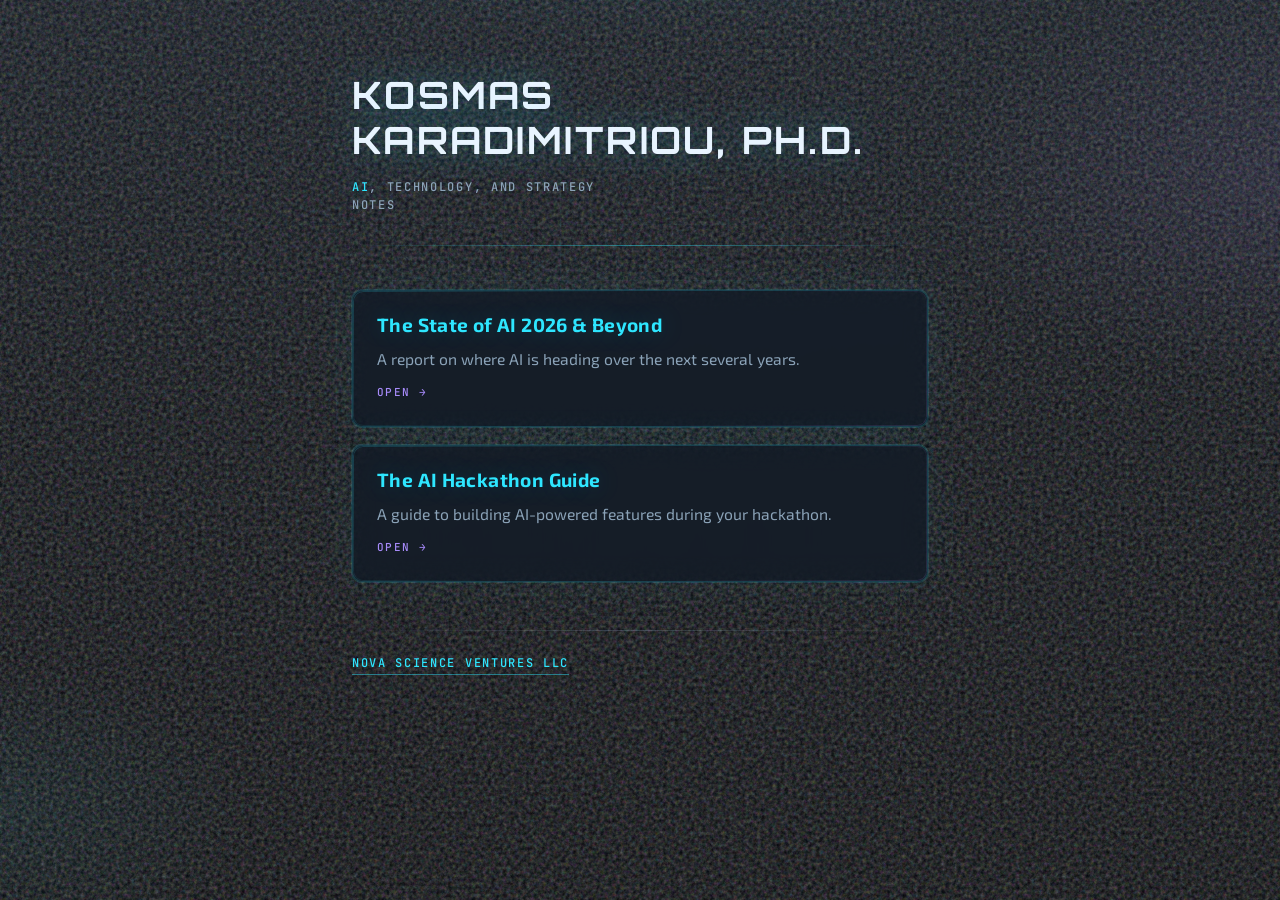
<file: index.html>
<!doctype html>
<html lang="en">
<head>
  <meta charset="utf-8">
  <meta name="viewport" content="width=device-width, initial-scale=1">
  <meta name="description" content="Kosmas Karadimitriou — notes on AI, technology, and strategy.">
  <title>Kosmas Karadimitriou</title>
  <link rel="preconnect" href="https://fonts.googleapis.com">
  <link rel="preconnect" href="https://fonts.gstatic.com" crossorigin>
  <link href="https://fonts.googleapis.com/css2?family=Exo+2:ital,wght@0,400;0,500;0,600;0,700;1,400&family=JetBrains+Mono:wght@400;500&family=Orbitron:wght@500;600;700&display=swap" rel="stylesheet">
  <style>
    :root {
      --bg-deep: #05080d;
      --bg-mid: #0a1018;
      --cyan: #2ee6ff;
      --cyan-dim: rgba(46, 230, 255, 0.45);
      --violet: #a78bfa;
      --violet-dim: rgba(167, 139, 250, 0.35);
      --text: #e8f4ff;
      --text-muted: #8ba3b8;
      --card-bg: rgba(12, 22, 36, 0.65);
      --card-border: rgba(46, 230, 255, 0.18);
      --glow: 0 0 0 1px rgba(46, 230, 255, 0.12), 0 0 48px rgba(46, 230, 255, 0.06);
      --glow-hover: 0 0 0 1px rgba(46, 230, 255, 0.35), 0 0 60px rgba(46, 230, 255, 0.14), 0 0 100px rgba(167, 139, 250, 0.08);
      --radius: 10px;
      --max: 640px;
    }

    * {
      box-sizing: border-box;
    }

    html {
      scroll-behavior: smooth;
    }

    body {
      margin: 0;
      min-height: 100vh;
      font-family: "Exo 2", system-ui, sans-serif;
      font-size: 1.0625rem;
      line-height: 1.65;
      color: var(--text);
      background-color: var(--bg-deep);
      background-image:
        radial-gradient(ellipse 100% 70% at 50% -30%, rgba(46, 230, 255, 0.14), transparent 50%),
        radial-gradient(ellipse 60% 50% at 100% 20%, rgba(167, 139, 250, 0.1), transparent 45%),
        radial-gradient(ellipse 50% 40% at 0% 90%, rgba(46, 230, 255, 0.06), transparent 40%),
        linear-gradient(180deg, var(--bg-mid) 0%, var(--bg-deep) 45%, #030508 100%);
    }

    body::before {
      content: "";
      position: fixed;
      inset: 0;
      z-index: 0;
      pointer-events: none;
      background-image:
        linear-gradient(rgba(46, 230, 255, 0.035) 1px, transparent 1px),
        linear-gradient(90deg, rgba(46, 230, 255, 0.035) 1px, transparent 1px);
      background-size: 56px 56px;
      mask-image: radial-gradient(ellipse 90% 70% at 50% 40%, black 20%, transparent 70%);
    }

    body::after {
      content: "";
      position: fixed;
      inset: 0;
      z-index: 0;
      pointer-events: none;
      opacity: 0.4;
      background: url("data:image/svg+xml,%3Csvg viewBox='0 0 256 256' xmlns='http://www.w3.org/2000/svg'%3E%3Cfilter id='n'%3E%3CfeTurbulence type='fractalNoise' baseFrequency='0.9' numOctaves='4' stitchTiles='stitch'/%3E%3C/filter%3E%3Crect width='100%25' height='100%25' filter='url(%23n)'/%3E%3C/svg%3E");
    }

    .wrap {
      position: relative;
      z-index: 1;
      max-width: var(--max);
      margin: 0 auto;
      padding: clamp(2.5rem, 8vw, 4.5rem) clamp(1.25rem, 5vw, 2rem) 4rem;
    }

    header {
      margin-bottom: 2.75rem;
      padding-bottom: 2rem;
      background: linear-gradient(90deg, transparent, var(--cyan-dim), transparent) bottom / 100% 1px no-repeat;
    }

    h1 {
      font-family: "Orbitron", sans-serif;
      font-weight: 700;
      font-size: clamp(1.65rem, 4.5vw, 2.35rem);
      line-height: 1.2;
      letter-spacing: 0.06em;
      text-transform: uppercase;
      margin: 0 0 1rem;
      color: var(--text);
      text-shadow: 0 0 40px rgba(46, 230, 255, 0.35);
    }

    .subtitle {
      font-family: "JetBrains Mono", ui-monospace, monospace;
      font-size: 0.75rem;
      font-weight: 500;
      color: var(--text-muted);
      letter-spacing: 0.14em;
      text-transform: uppercase;
      margin: 0;
      max-width: 42ch;
      line-height: 1.5;
    }

    .subtitle em {
      font-style: normal;
      color: var(--cyan);
      text-shadow: 0 0 20px rgba(46, 230, 255, 0.5);
    }

    .company-link {
      display: inline-block;
      font-family: "JetBrains Mono", ui-monospace, monospace;
      font-size: 0.75rem;
      font-weight: 500;
      letter-spacing: 0.14em;
      text-transform: uppercase;
      color: var(--cyan);
      text-decoration: none;
      border-bottom: 1px solid var(--cyan-dim);
      transition: color 0.25s ease, border-color 0.25s ease, text-shadow 0.25s ease;
    }

    .company-link:hover {
      color: #7ff5ff;
      border-bottom-color: var(--cyan);
      text-shadow: 0 0 20px rgba(46, 230, 255, 0.5);
    }

    .list {
      list-style: none;
      margin: 0;
      padding: 0;
      display: flex;
      flex-direction: column;
      gap: 1.125rem;
    }

    .list li {
      margin: 0;
    }

    .card {
      display: block;
      position: relative;
      background: var(--card-bg);
      border: 1px solid var(--card-border);
      border-radius: var(--radius);
      padding: 1.35rem 1.5rem 1.45rem;
      text-decoration: none;
      color: inherit;
      box-shadow: var(--glow);
      backdrop-filter: blur(12px);
      -webkit-backdrop-filter: blur(12px);
      transition:
        transform 0.25s ease,
        box-shadow 0.3s ease,
        border-color 0.25s ease;
    }

    .card::before {
      content: "";
      position: absolute;
      inset: 0;
      border-radius: inherit;
      padding: 1px;
      background: linear-gradient(135deg, rgba(46, 230, 255, 0.25), transparent 40%, transparent 60%, rgba(167, 139, 250, 0.2));
      mask: linear-gradient(#fff 0 0) content-box, linear-gradient(#fff 0 0);
      mask-composite: exclude;
      -webkit-mask-composite: xor;
      pointer-events: none;
      opacity: 0.7;
    }

    .card:hover {
      transform: translateY(-3px);
      box-shadow: var(--glow-hover);
      border-color: rgba(46, 230, 255, 0.4);
    }

    .card:focus-visible {
      outline: 2px solid var(--cyan);
      outline-offset: 4px;
    }

    .card h2 {
      font-family: "Exo 2", sans-serif;
      font-weight: 700;
      font-size: 1.2rem;
      line-height: 1.3;
      letter-spacing: 0.02em;
      margin: 0 0 0.5rem;
      color: var(--cyan);
      transition: color 0.25s ease, text-shadow 0.25s ease;
      text-shadow: 0 0 24px rgba(46, 230, 255, 0.25);
    }

    .card:hover h2 {
      color: #7ff5ff;
      text-shadow: 0 0 32px rgba(46, 230, 255, 0.45);
    }

    .card p {
      margin: 0;
      color: var(--text-muted);
      font-size: 0.98rem;
      line-height: 1.6;
      font-weight: 400;
    }

    .card-arrow {
      display: inline-block;
      margin-top: 0.75rem;
      font-family: "JetBrains Mono", ui-monospace, monospace;
      font-size: 0.6875rem;
      font-weight: 500;
      color: var(--violet);
      letter-spacing: 0.12em;
      text-transform: uppercase;
    }

    .card:hover .card-arrow {
      color: #c4b5fd;
    }

    footer {
      margin-top: 3rem;
      padding-top: 1.5rem;
      background: linear-gradient(90deg, transparent, rgba(139, 163, 184, 0.28), transparent) top / 100% 1px no-repeat;
      font-family: "JetBrains Mono", ui-monospace, monospace;
      font-size: 0.6875rem;
      letter-spacing: 0.1em;
      text-transform: uppercase;
      color: var(--text-muted);
    }
  </style>
</head>
<body>
  <div class="wrap">
    <header>
      <h1>Kosmas Karadimitriou, Ph.D.</h1>
      <p class="subtitle"><em>AI</em>, technology, and strategy notes</p>
    </header>

    <ul class="list">
      <li>
        <a class="card" href="state-of-ai-2026/index.html">
          <h2>The State of AI 2026 &amp; Beyond</h2>
          <p>A report on where AI is heading over the next several years.</p>
          <span class="card-arrow" aria-hidden="true">Open →</span>
        </a>
      </li>
      <li>
        <a class="card" href="ai-hackathon-guide/index.html">
          <h2>The AI Hackathon Guide</h2>
          <p>A guide to building AI-powered features during your hackathon.</p>
          <span class="card-arrow" aria-hidden="true">Open →</span>
        </a>
      </li>
    </ul>

    <footer>
      <a class="company-link" href="https://www.novascienceventures.com">Nova Science Ventures LLC</a>
    </footer>
  </div>
</body>
</html>
</file>
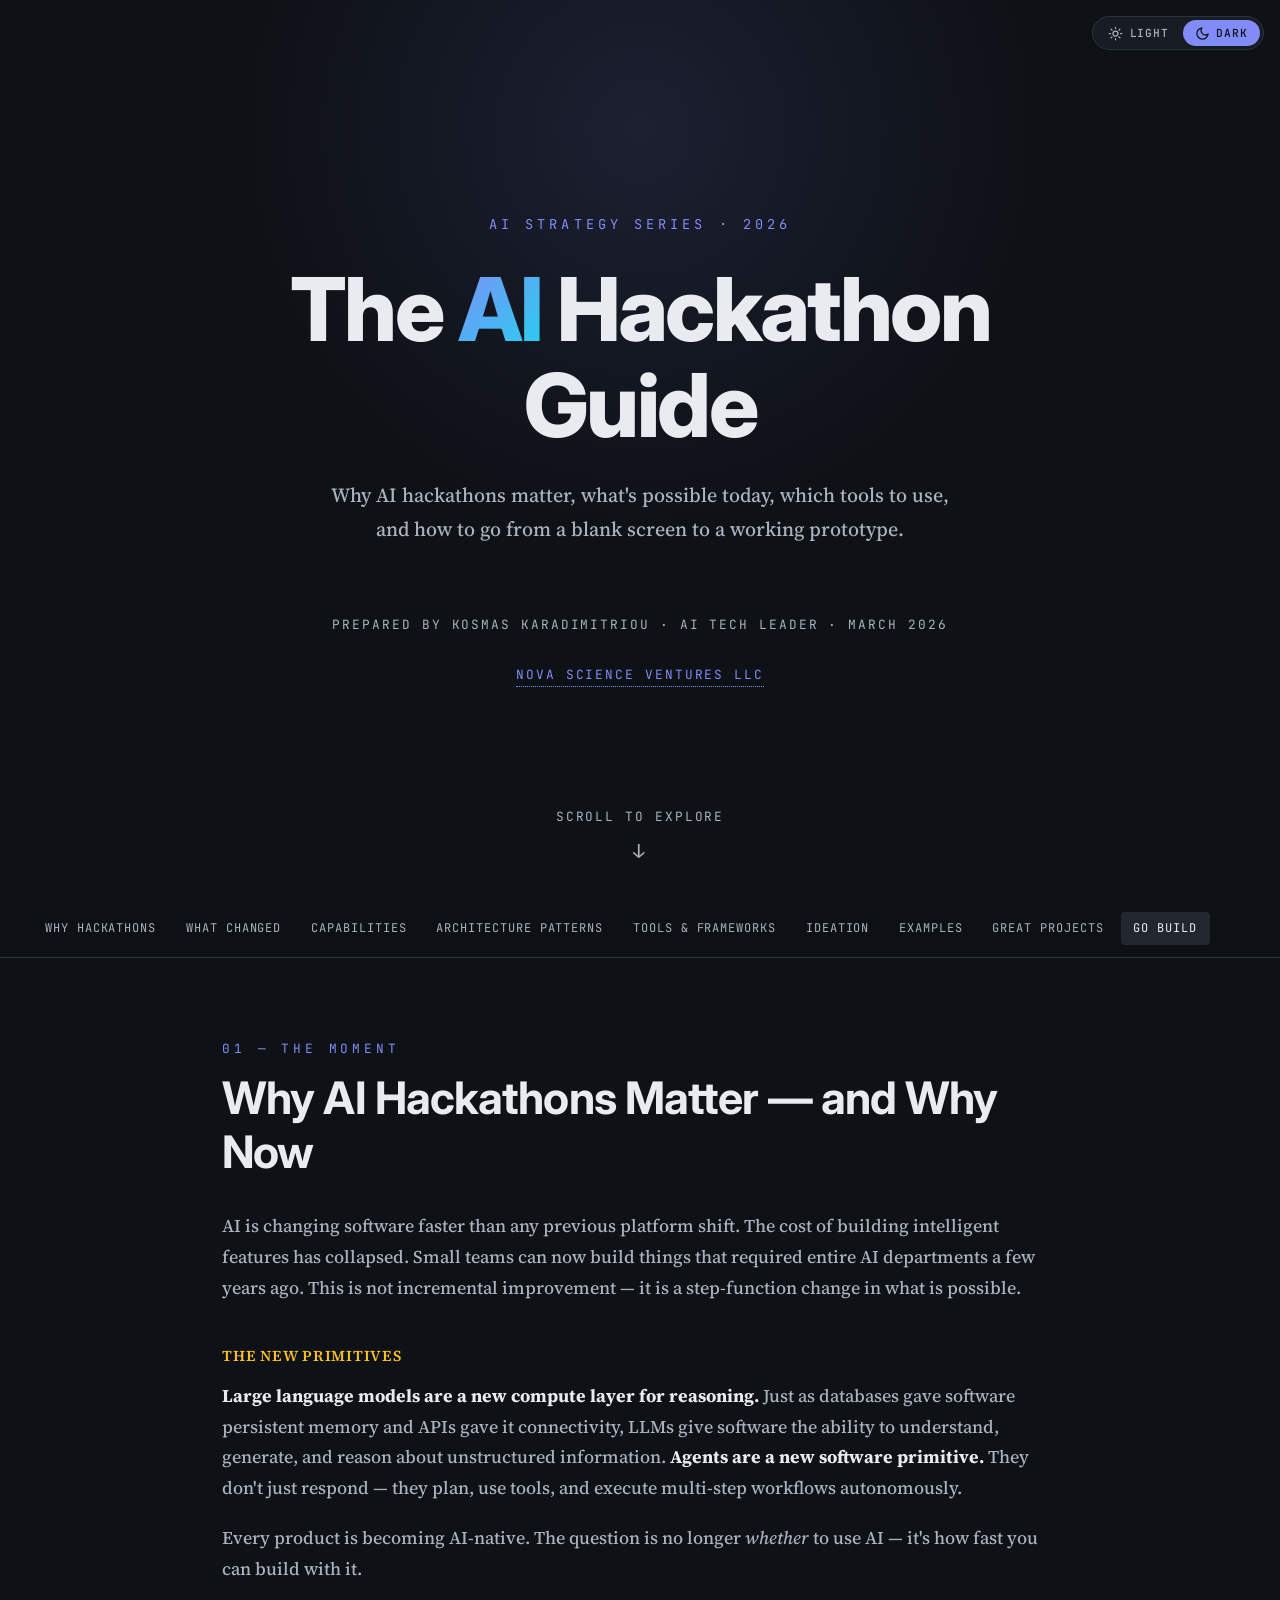
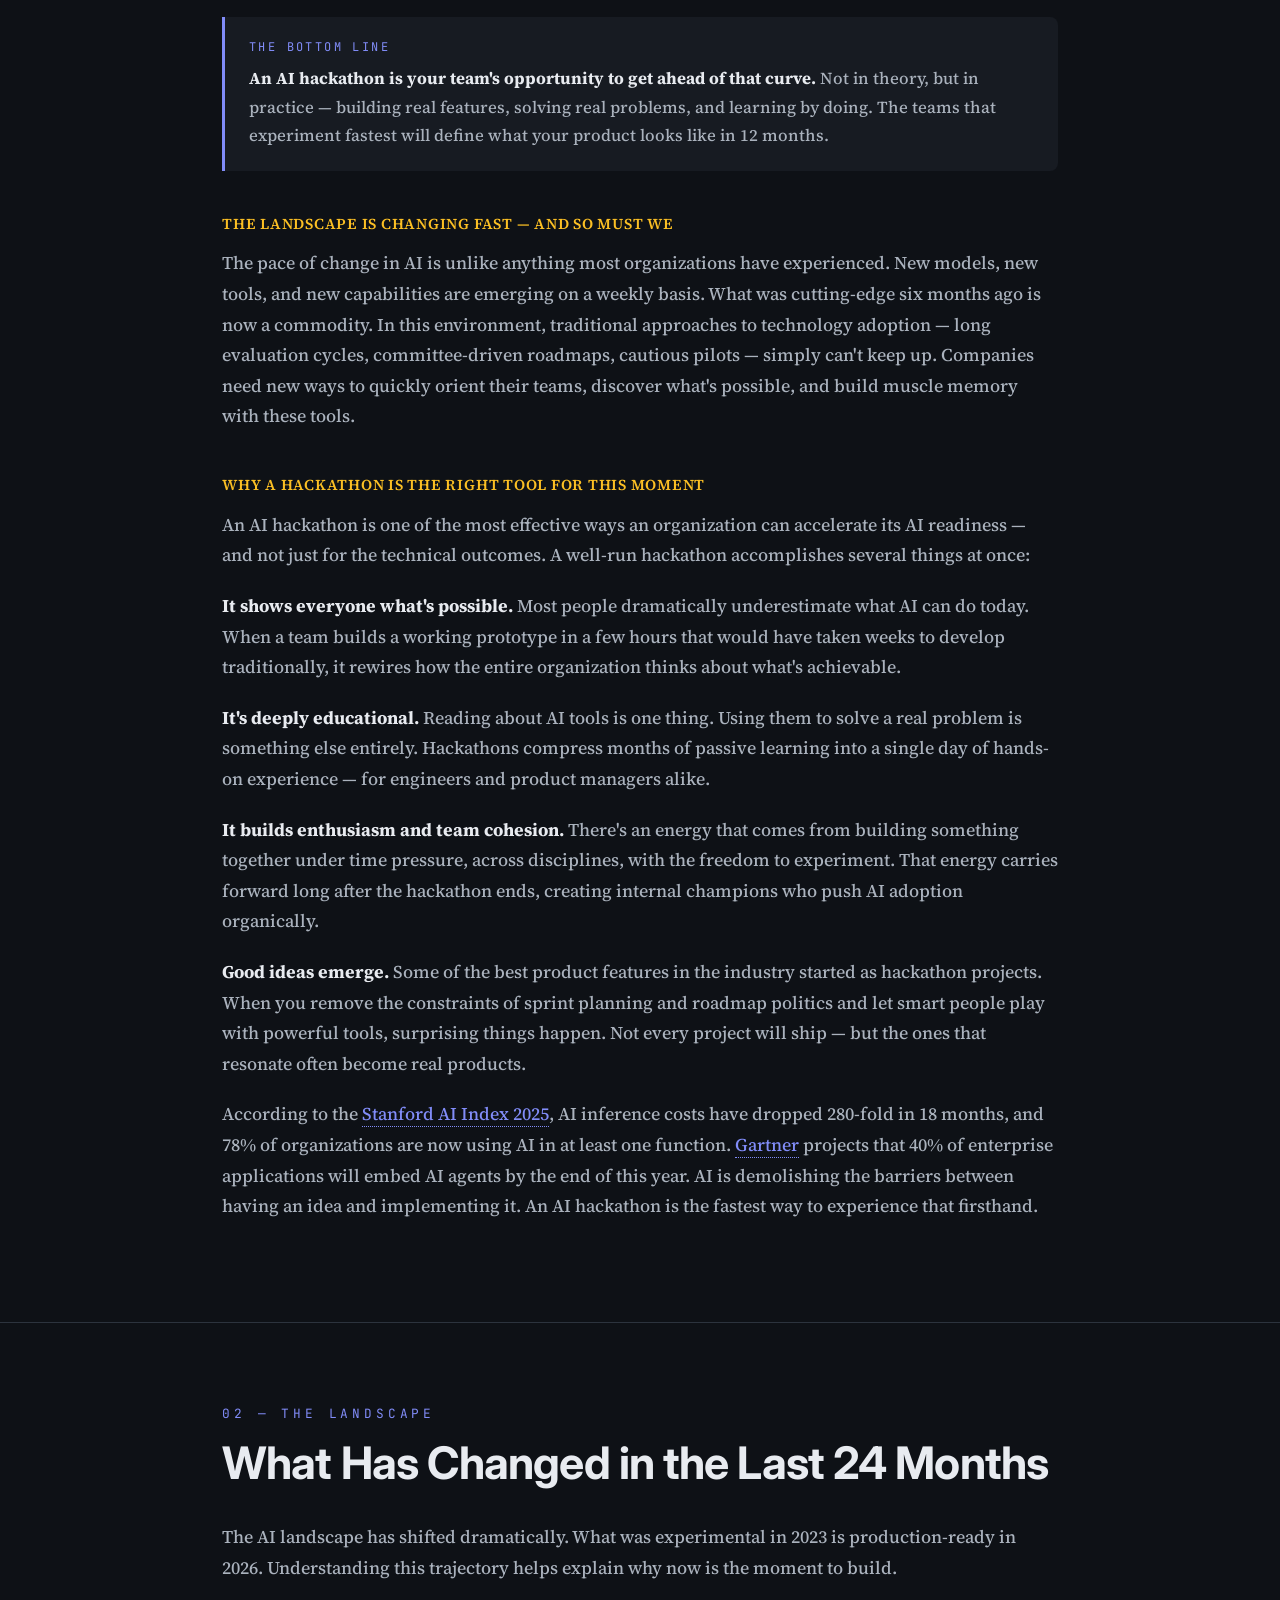
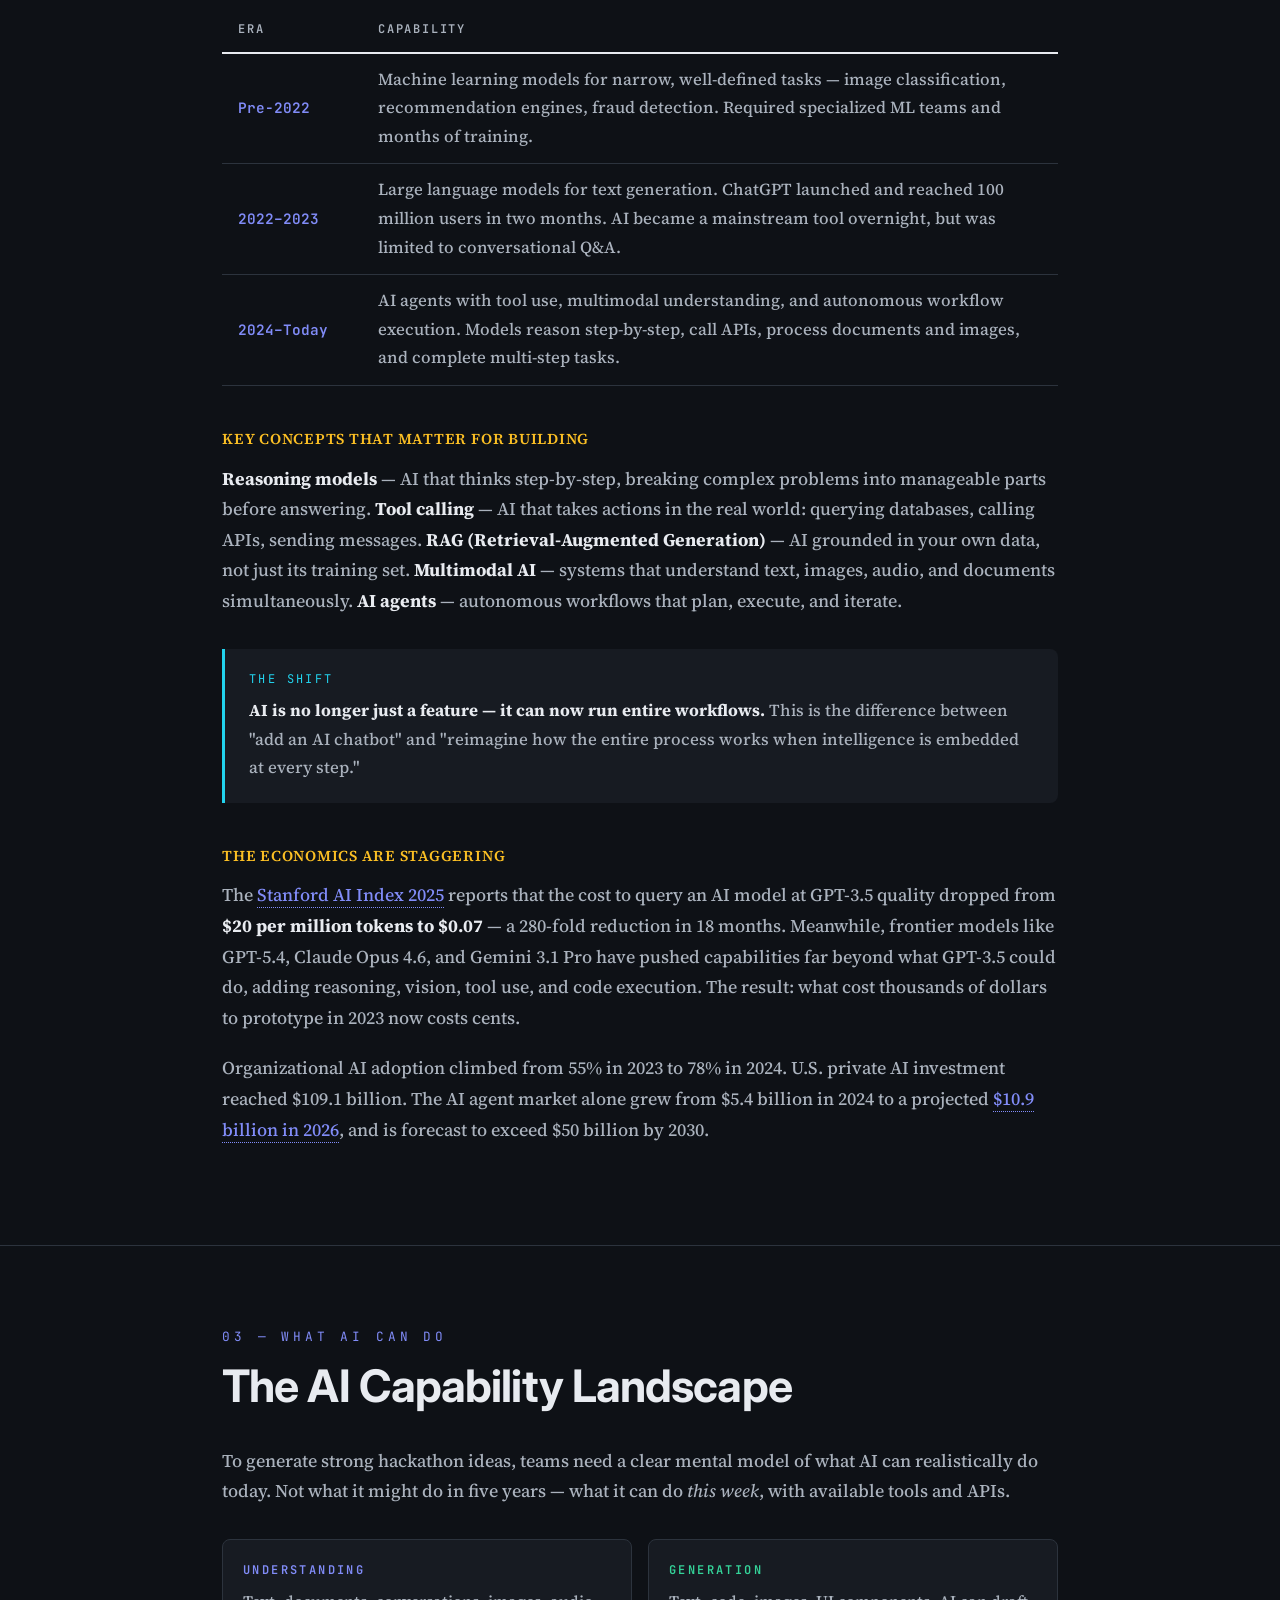
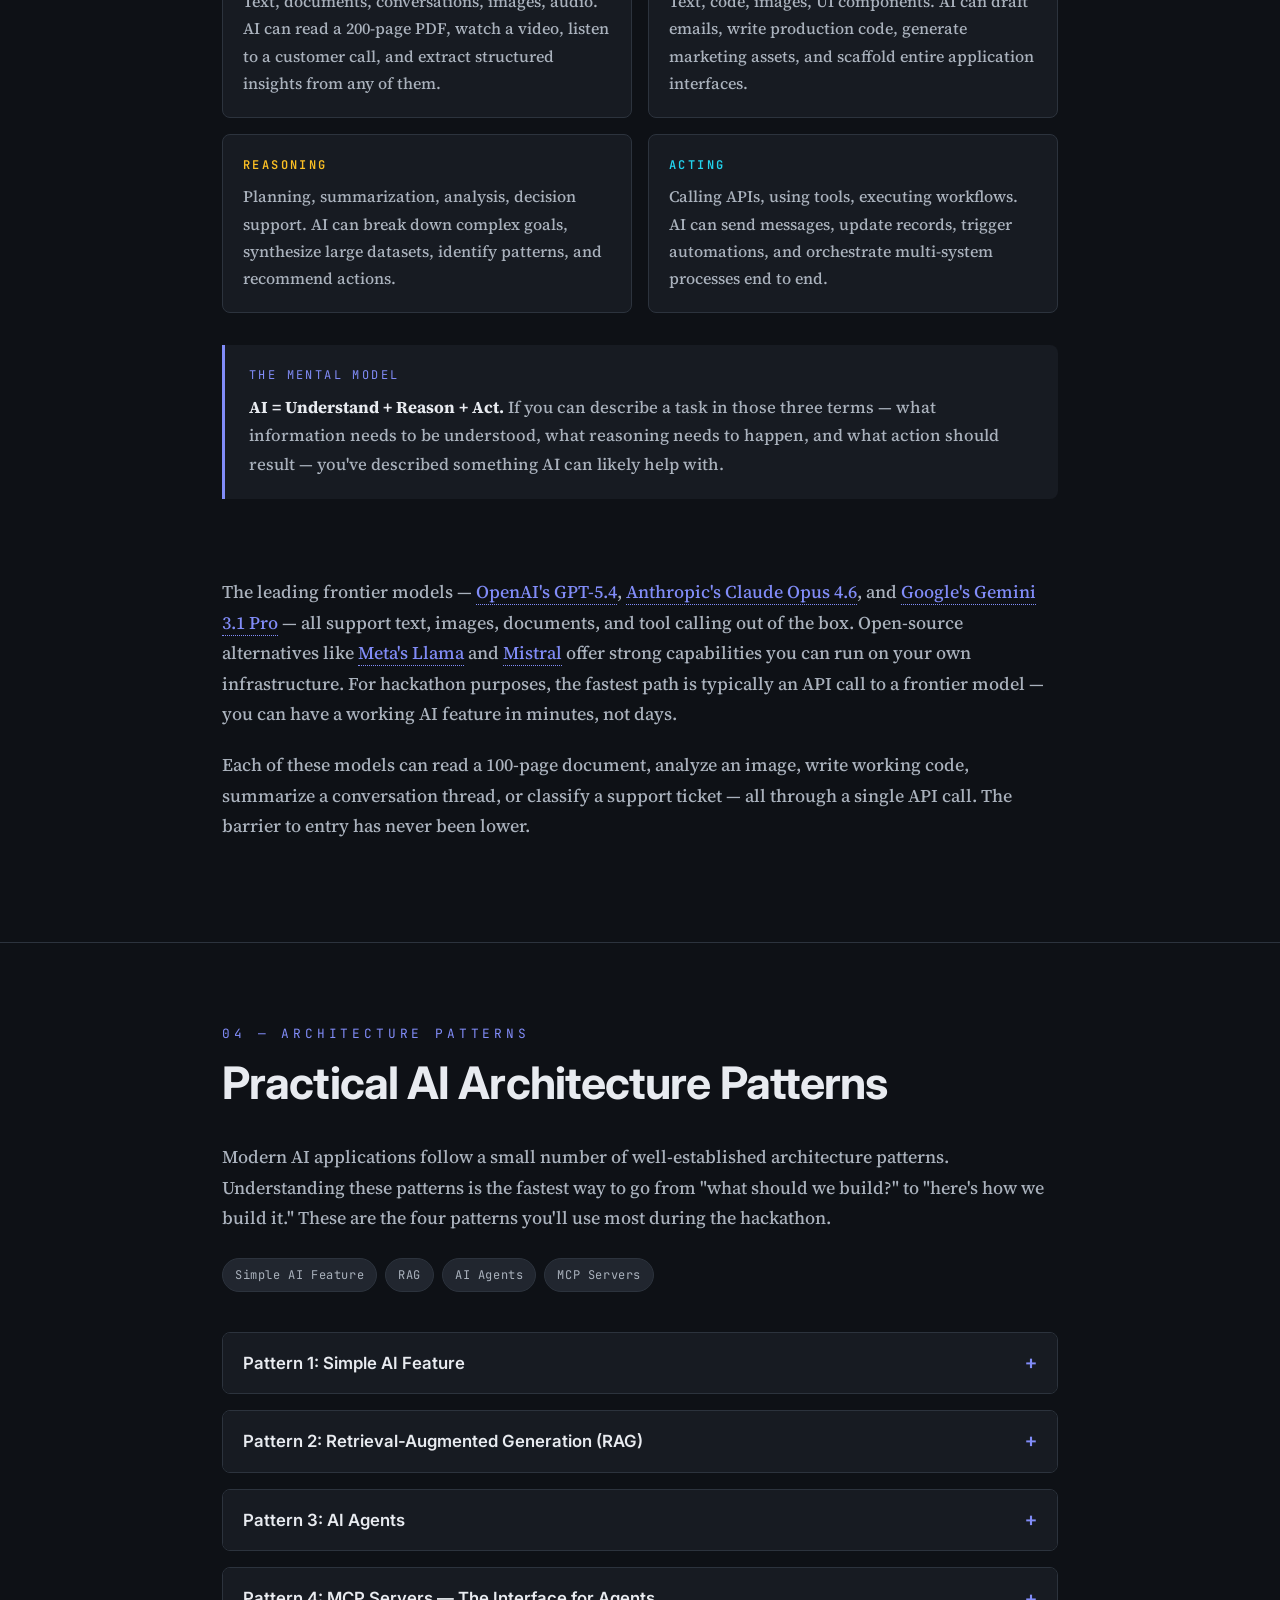
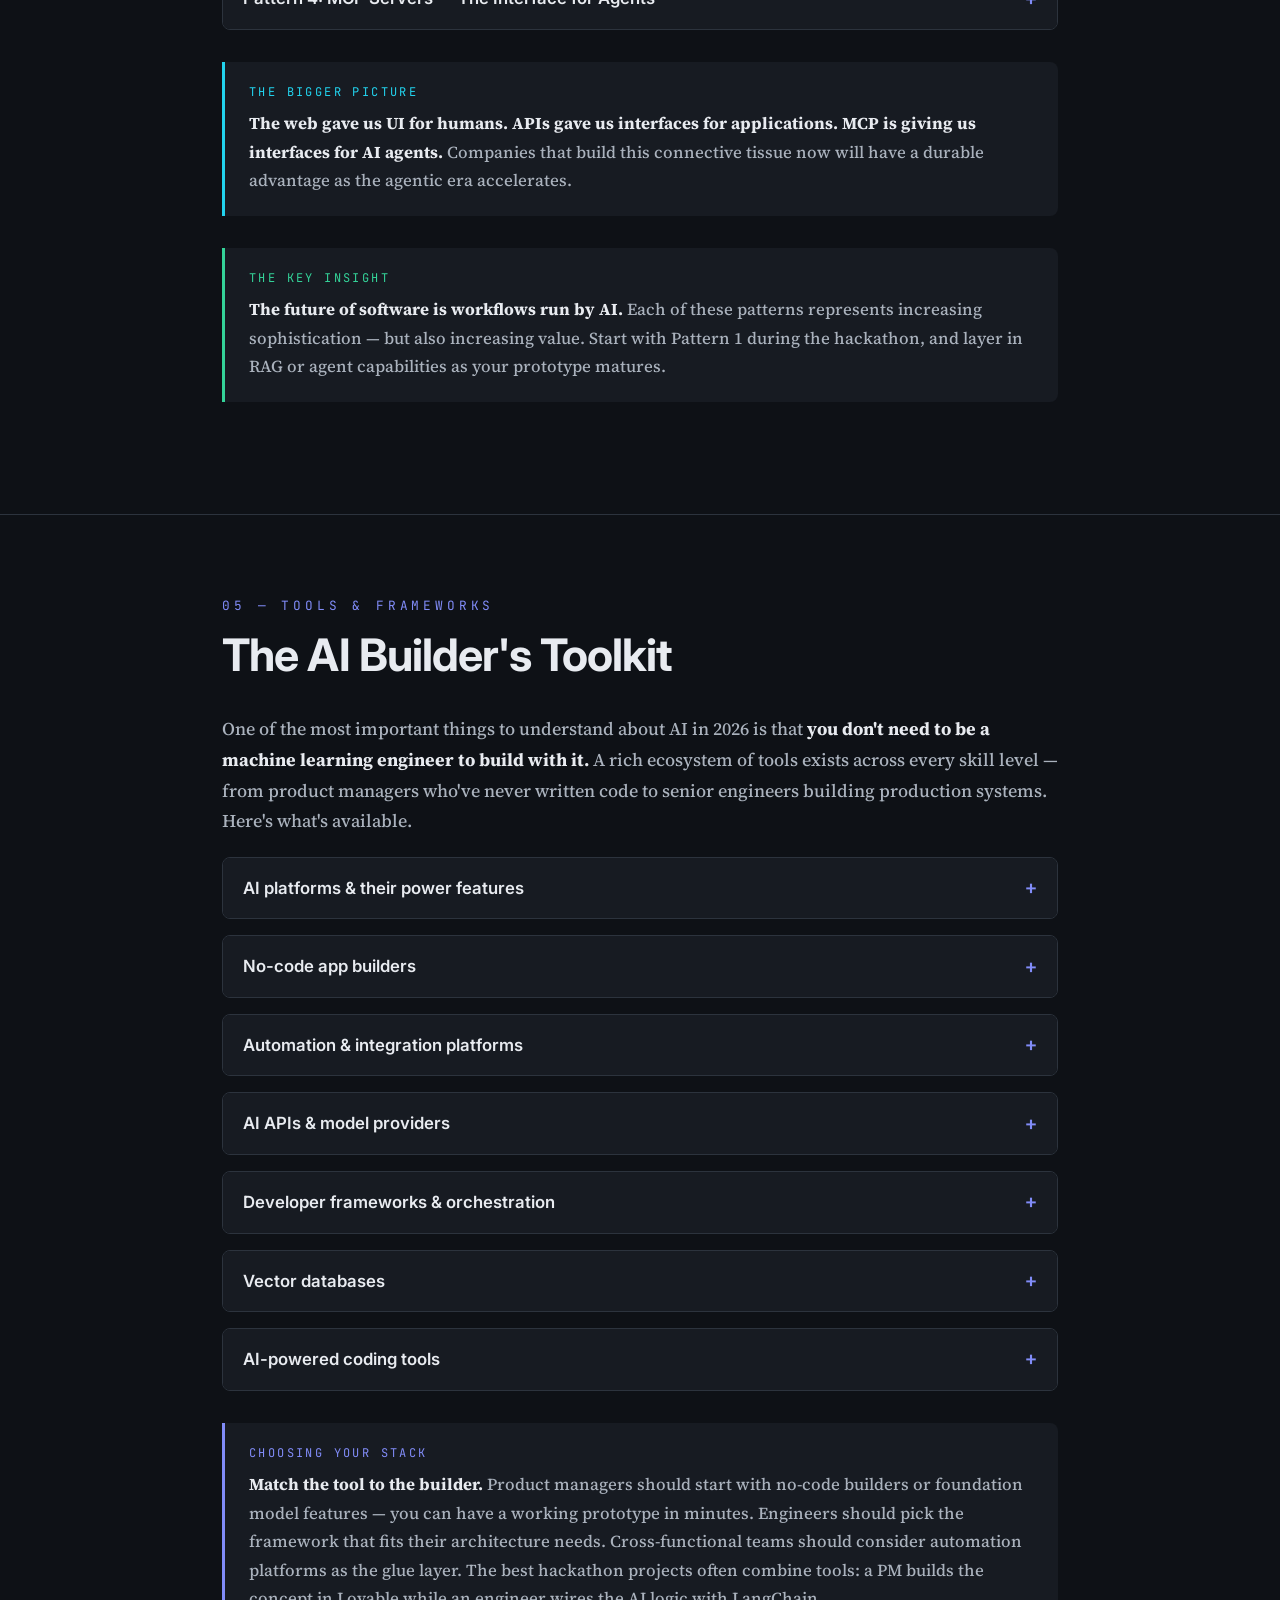
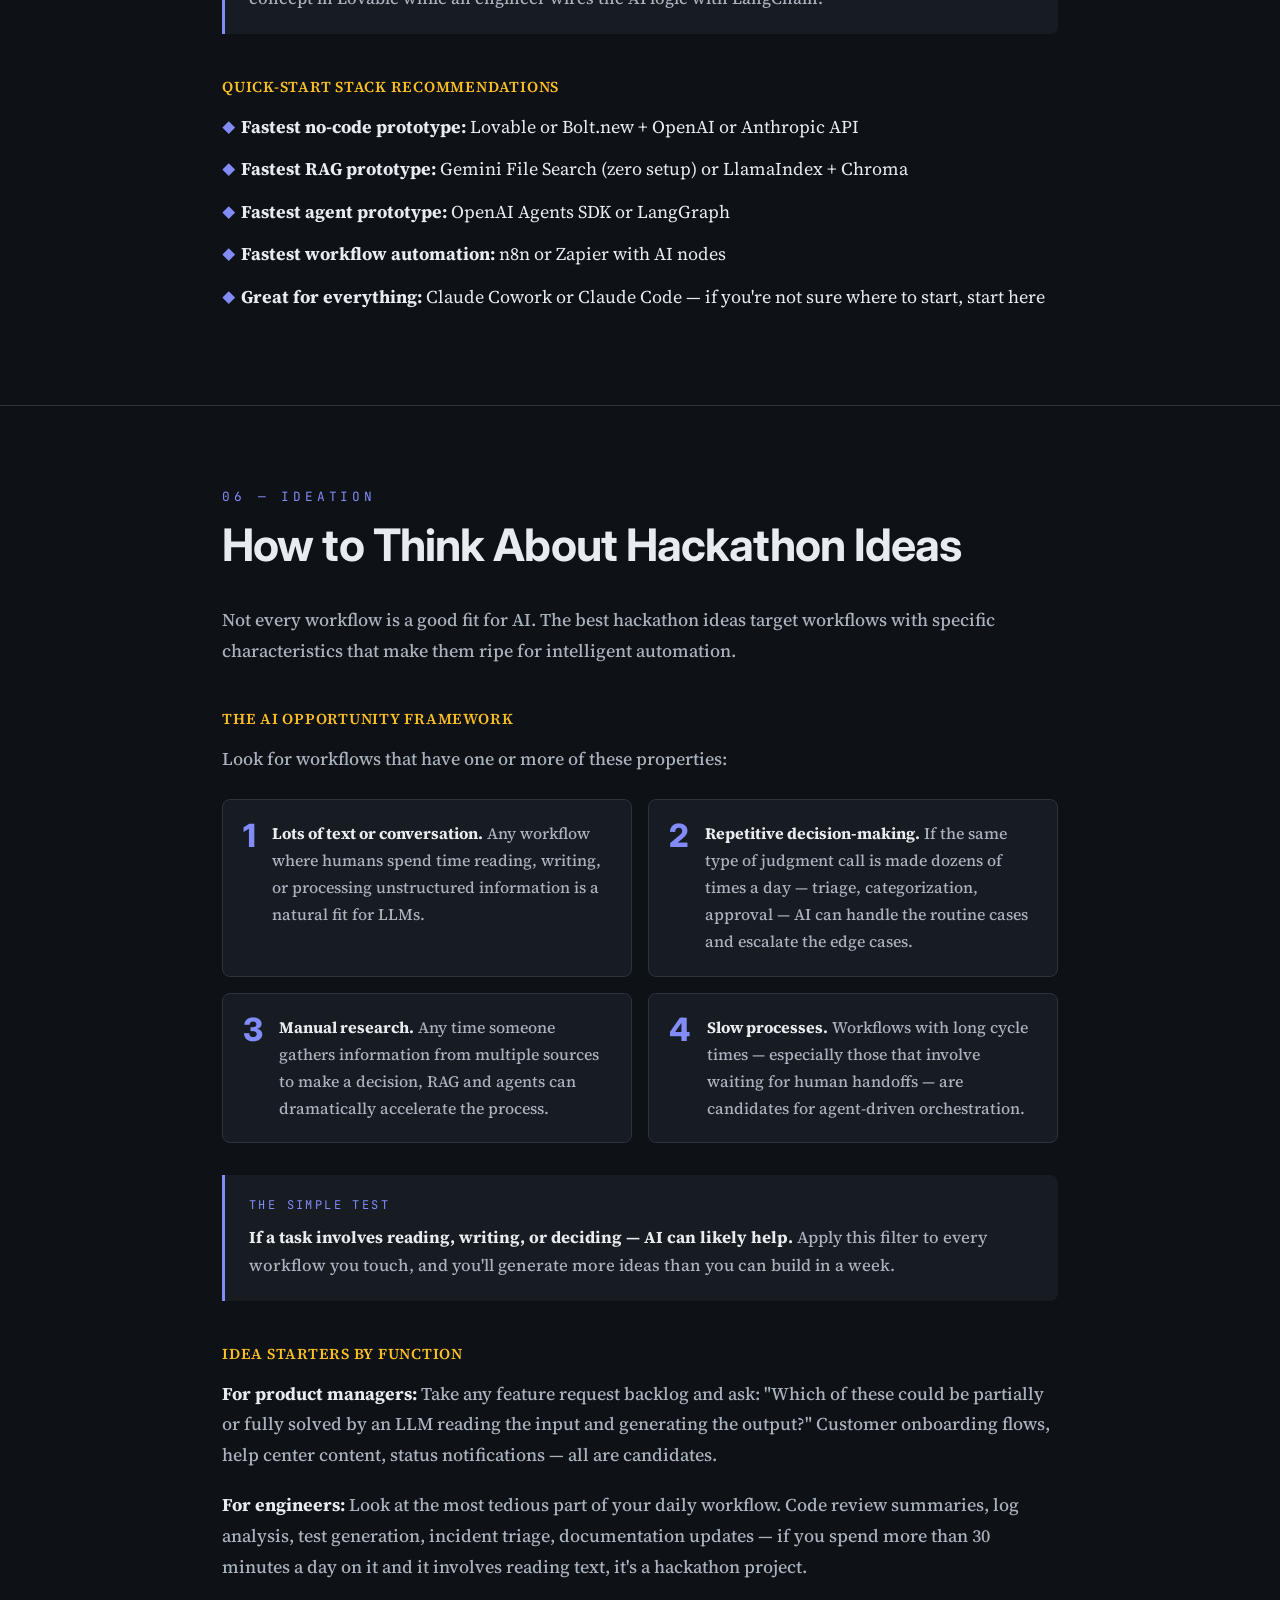
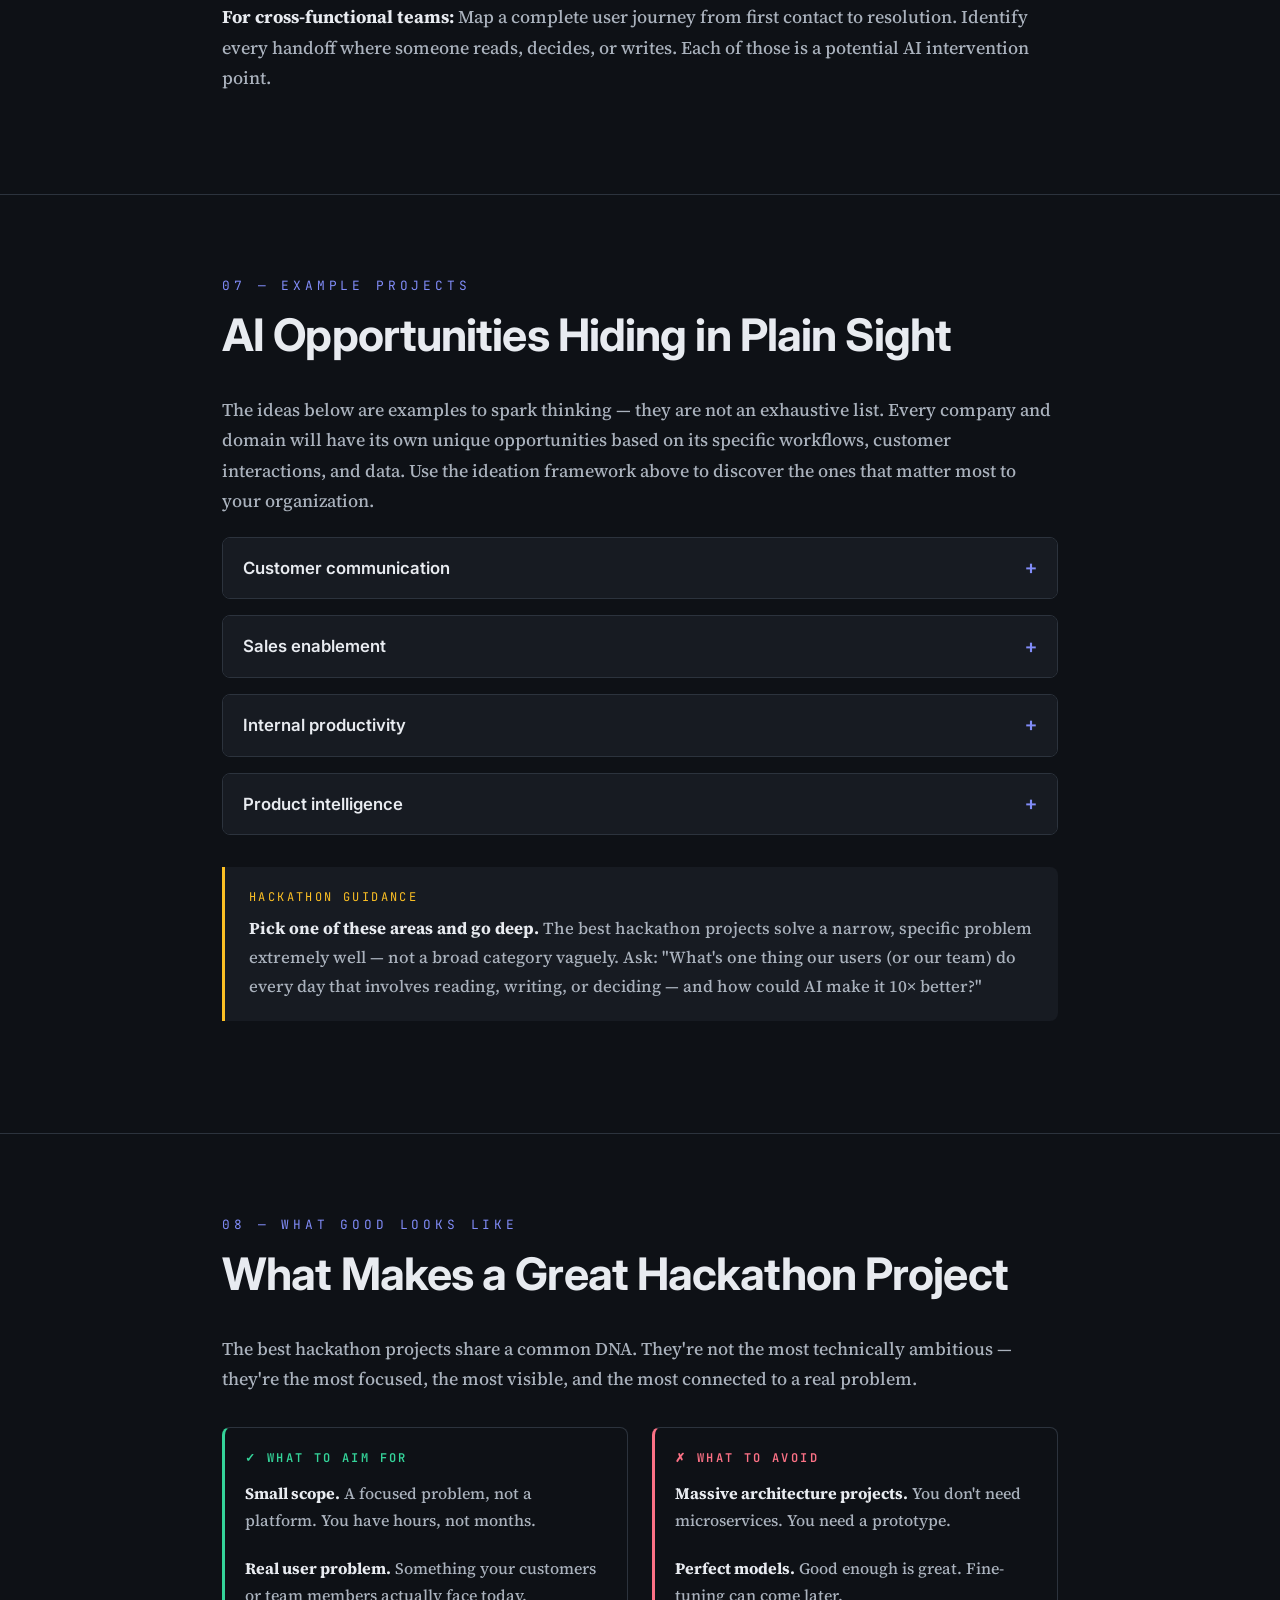
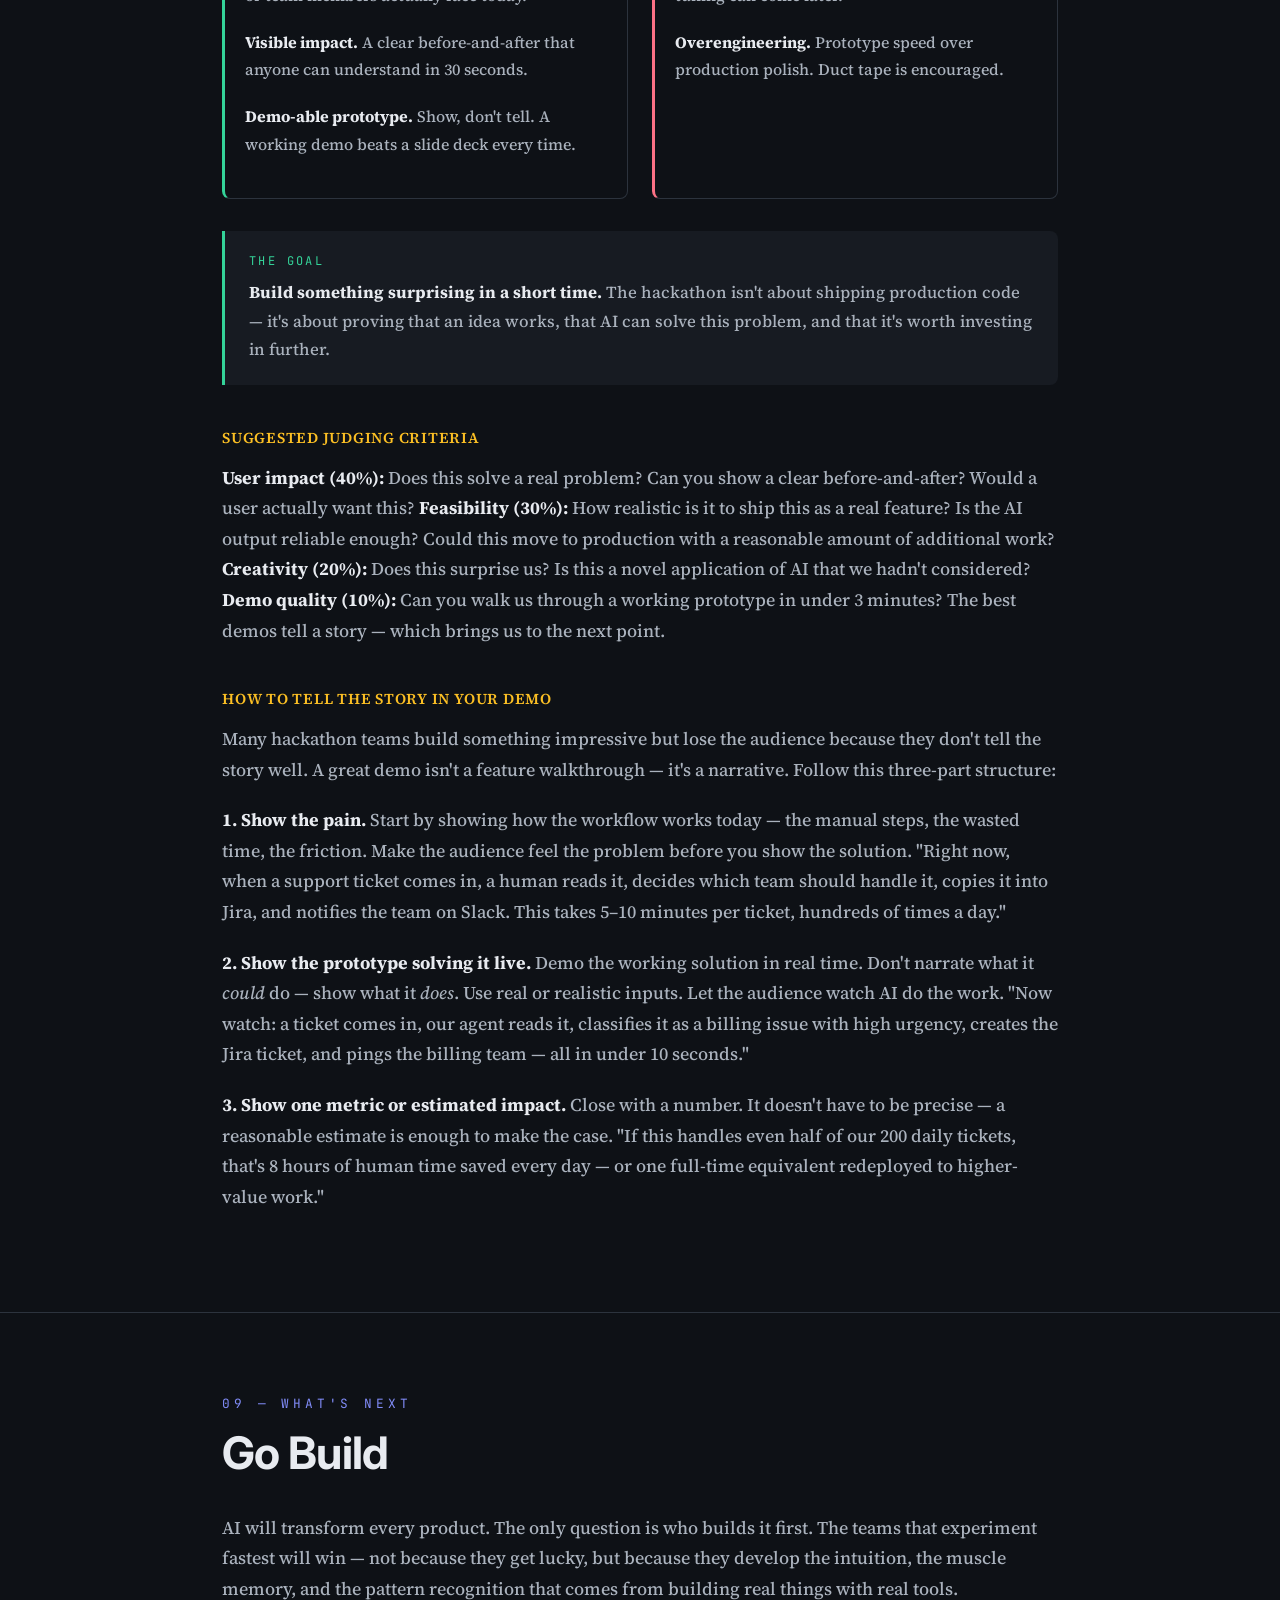
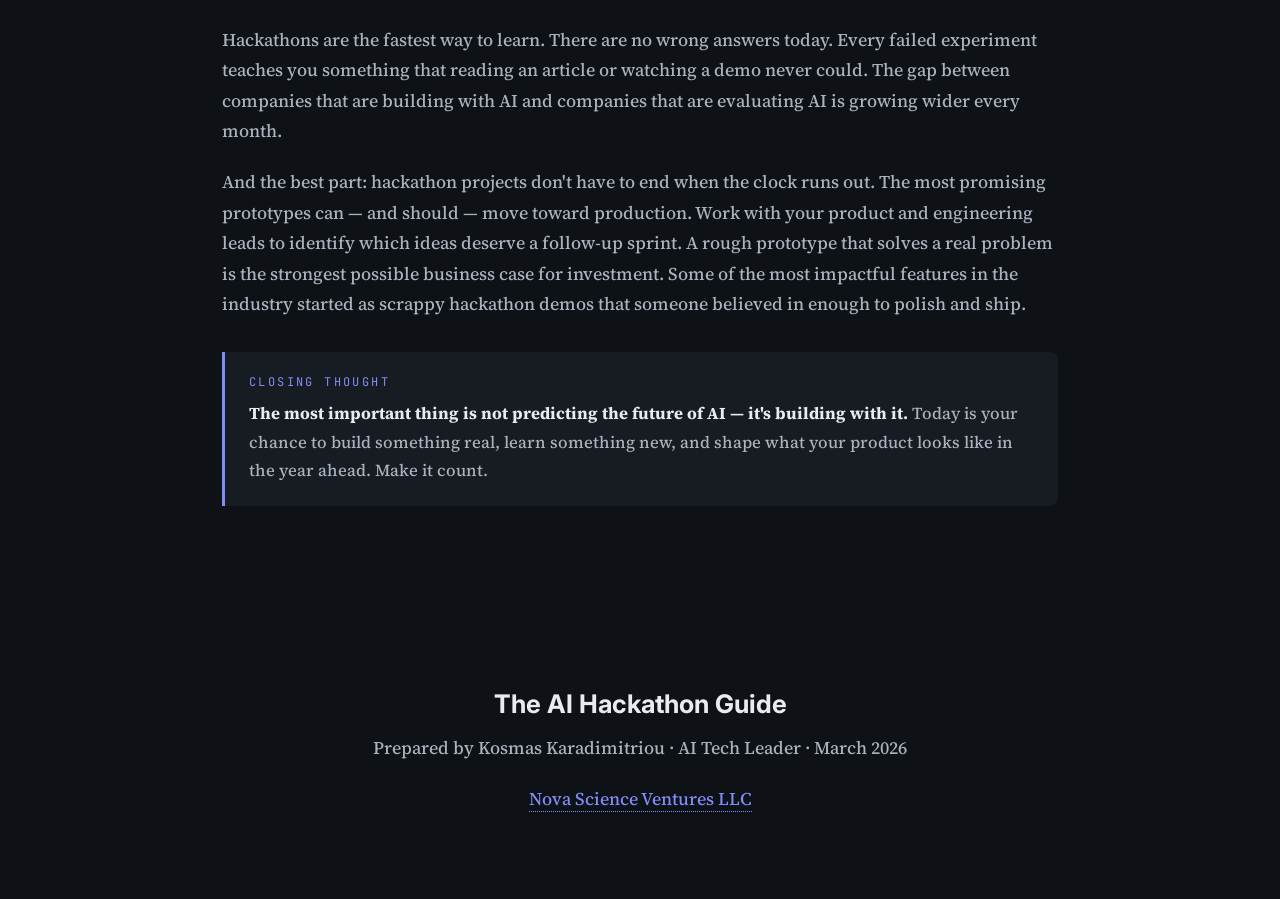
<file: ai-hackathon-guide/index.html>
<!DOCTYPE html>
<html lang="en">
<head>
<meta charset="UTF-8">
<meta name="viewport" content="width=device-width, initial-scale=1.0">
<link rel="icon" href="favicon.svg" type="image/svg+xml">
<title>The AI Hackathon Guide — From Idea to Prototype</title>
<link rel="stylesheet" href="../assets/theme.css">
<script>
  (function () {
    try {
      var t = localStorage.getItem('site-theme');
      if (t !== 'light' && t !== 'dark') t = 'dark';
      document.documentElement.dataset.theme = t;
    } catch (e) {}
  })();
</script>
</head>
<body>

<!-- ═══════════════════ HERO ═══════════════════ -->
<div class="hero">
  <span class="hero-label">AI Strategy Series · 2026</span>
  <h1>The <em>AI</em> Hackathon Guide</h1>
  <p class="hero-sub">Why AI hackathons matter, what's possible today, which tools to use, and how to go from a blank screen to a working prototype.</p>
  <span class="hero-meta">Prepared by Kosmas Karadimitriou · AI Tech Leader · March 2026</span>
  <a class="hero-link" href="https://www.novascienceventures.com">Nova Science Ventures LLC</a>
  <div class="scroll-hint">
    <span>Scroll to explore</span>
    <span class="arrow">↓</span>
  </div>
</div>

<!-- ═══════════════════ TOC ═══════════════════ -->
<nav class="toc" id="toc">
  <a href="#why-now">Why Hackathons</a>
  <a href="#landscape">What Changed</a>
  <a href="#capabilities">Capabilities</a>
  <a href="#building-blocks">Architecture Patterns</a>
  <a href="#toolkit">Tools & Frameworks</a>
  <a href="#ideation">Ideation</a>
  <a href="#opportunities">Examples</a>
  <a href="#great-projects">Great Projects</a>
  <a href="#closing">Go Build</a>
</nav>

<!-- ═══════════════════ CONTENT ═══════════════════ -->
<main>

<!-- ─── SECTION 1: Why Now ─── -->
<section id="why-now">
<div class="container">
  <span class="section-number">01 — The Moment</span>
  <h2>Why AI Hackathons Matter — and Why Now</h2>

  <p>AI is changing software faster than any previous platform shift. The cost of building intelligent features has collapsed. Small teams can now build things that required entire AI departments a few years ago. This is not incremental improvement — it is a step-function change in what is possible.</p>

  <h4>The new primitives</h4>
  <p><strong>Large language models are a new compute layer for reasoning.</strong> Just as databases gave software persistent memory and APIs gave it connectivity, LLMs give software the ability to understand, generate, and reason about unstructured information. <strong>Agents are a new software primitive.</strong> They don't just respond — they plan, use tools, and execute multi-step workflows autonomously.</p>

  <p>Every product is becoming AI-native. The question is no longer <em>whether</em> to use AI — it's how fast you can build with it.</p>

  <div class="callout">
    <span class="callout-label">The bottom line</span>
    <p><strong>An AI hackathon is your team's opportunity to get ahead of that curve.</strong> Not in theory, but in practice — building real features, solving real problems, and learning by doing. The teams that experiment fastest will define what your product looks like in 12 months.</p>
  </div>

  <h4>The landscape is changing fast — and so must we</h4>
  <p>The pace of change in AI is unlike anything most organizations have experienced. New models, new tools, and new capabilities are emerging on a weekly basis. What was cutting-edge six months ago is now a commodity. In this environment, traditional approaches to technology adoption — long evaluation cycles, committee-driven roadmaps, cautious pilots — simply can't keep up. Companies need new ways to quickly orient their teams, discover what's possible, and build muscle memory with these tools.</p>

  <h4>Why a hackathon is the right tool for this moment</h4>
  <p>An AI hackathon is one of the most effective ways an organization can accelerate its AI readiness — and not just for the technical outcomes. A well-run hackathon accomplishes several things at once:</p>

  <p><strong>It shows everyone what's possible.</strong> Most people dramatically underestimate what AI can do today. When a team builds a working prototype in a few hours that would have taken weeks to develop traditionally, it rewires how the entire organization thinks about what's achievable.</p>

  <p><strong>It's deeply educational.</strong> Reading about AI tools is one thing. Using them to solve a real problem is something else entirely. Hackathons compress months of passive learning into a single day of hands-on experience — for engineers and product managers alike.</p>

  <p><strong>It builds enthusiasm and team cohesion.</strong> There's an energy that comes from building something together under time pressure, across disciplines, with the freedom to experiment. That energy carries forward long after the hackathon ends, creating internal champions who push AI adoption organically.</p>

  <p><strong>Good ideas emerge.</strong> Some of the best product features in the industry started as hackathon projects. When you remove the constraints of sprint planning and roadmap politics and let smart people play with powerful tools, surprising things happen. Not every project will ship — but the ones that resonate often become real products.</p>

  <p>According to the <a class="src" href="https://hai.stanford.edu/ai-index/2025-ai-index-report" target="_blank">Stanford AI Index 2025</a>, AI inference costs have dropped 280-fold in 18 months, and 78% of organizations are now using AI in at least one function. <a class="src" href="https://www.gartner.com" target="_blank">Gartner</a> projects that 40% of enterprise applications will embed AI agents by the end of this year. AI is demolishing the barriers between having an idea and implementing it. An AI hackathon is the fastest way to experience that firsthand.</p>
</div>
</section>

<!-- ─── SECTION 2: What Has Changed ─── -->
<section id="landscape">
<div class="container">
  <span class="section-number">02 — The Landscape</span>
  <h2>What Has Changed in the Last 24 Months</h2>

  <p>The AI landscape has shifted dramatically. What was experimental in 2023 is production-ready in 2026. Understanding this trajectory helps explain why now is the moment to build.</p>

  <table class="era-table">
    <thead>
      <tr><th>Era</th><th>Capability</th></tr>
    </thead>
    <tbody>
      <tr><td>Pre-2022</td><td>Machine learning models for narrow, well-defined tasks — image classification, recommendation engines, fraud detection. Required specialized ML teams and months of training.</td></tr>
      <tr><td>2022–2023</td><td>Large language models for text generation. ChatGPT launched and reached 100 million users in two months. AI became a mainstream tool overnight, but was limited to conversational Q&A.</td></tr>
      <tr><td>2024–Today</td><td>AI agents with tool use, multimodal understanding, and autonomous workflow execution. Models reason step-by-step, call APIs, process documents and images, and complete multi-step tasks.</td></tr>
    </tbody>
  </table>

  <h4>Key concepts that matter for building</h4>
  <p><strong>Reasoning models</strong> — AI that thinks step-by-step, breaking complex problems into manageable parts before answering. <strong>Tool calling</strong> — AI that takes actions in the real world: querying databases, calling APIs, sending messages. <strong>RAG (Retrieval-Augmented Generation)</strong> — AI grounded in your own data, not just its training set. <strong>Multimodal AI</strong> — systems that understand text, images, audio, and documents simultaneously. <strong>AI agents</strong> — autonomous workflows that plan, execute, and iterate.</p>

  <div class="callout cyan">
    <span class="callout-label">The shift</span>
    <p><strong>AI is no longer just a feature — it can now run entire workflows.</strong> This is the difference between "add an AI chatbot" and "reimagine how the entire process works when intelligence is embedded at every step."</p>
  </div>

  <h4>The economics are staggering</h4>
  <p>The <a class="src" href="https://hai.stanford.edu/ai-index/2025-ai-index-report" target="_blank">Stanford AI Index 2025</a> reports that the cost to query an AI model at GPT-3.5 quality dropped from <strong>$20 per million tokens to $0.07</strong> — a 280-fold reduction in 18 months. Meanwhile, frontier models like GPT-5.4, Claude Opus 4.6, and Gemini 3.1 Pro have pushed capabilities far beyond what GPT-3.5 could do, adding reasoning, vision, tool use, and code execution. The result: what cost thousands of dollars to prototype in 2023 now costs cents.</p>

  <p>Organizational AI adoption climbed from 55% in 2023 to 78% in 2024. U.S. private AI investment reached $109.1 billion. The AI agent market alone grew from $5.4 billion in 2024 to a projected <a class="src" href="https://www.demandsage.com/ai-agents-statistics/" target="_blank">$10.9 billion in 2026</a>, and is forecast to exceed $50 billion by 2030.</p>
</div>
</section>

<!-- ─── SECTION 3: Capabilities ─── -->
<section id="capabilities">
<div class="container">
  <span class="section-number">03 — What AI Can Do</span>
  <h2>The AI Capability Landscape</h2>

  <p>To generate strong hackathon ideas, teams need a clear mental model of what AI can realistically do today. Not what it might do in five years — what it can do <em>this week</em>, with available tools and APIs.</p>

  <div class="cap-grid">
    <div class="cap-card">
      <div class="cap-label" style="color:var(--accent)">Understanding</div>
      <p>Text, documents, conversations, images, audio. AI can read a 200-page PDF, watch a video, listen to a customer call, and extract structured insights from any of them.</p>
    </div>
    <div class="cap-card">
      <div class="cap-label" style="color:var(--green)">Generation</div>
      <p>Text, code, images, UI components. AI can draft emails, write production code, generate marketing assets, and scaffold entire application interfaces.</p>
    </div>
    <div class="cap-card">
      <div class="cap-label" style="color:var(--warm)">Reasoning</div>
      <p>Planning, summarization, analysis, decision support. AI can break down complex goals, synthesize large datasets, identify patterns, and recommend actions.</p>
    </div>
    <div class="cap-card">
      <div class="cap-label" style="color:var(--cyan)">Acting</div>
      <p>Calling APIs, using tools, executing workflows. AI can send messages, update records, trigger automations, and orchestrate multi-system processes end to end.</p>
    </div>
  </div>

  <div class="callout">
    <span class="callout-label">The mental model</span>
    <p><strong>AI = Understand + Reason + Act.</strong> If you can describe a task in those three terms — what information needs to be understood, what reasoning needs to happen, and what action should result — you've described something AI can likely help with.</p>
  </div>

  <h4>The models available today</h4>
  <p>The leading frontier models — <a class="src" href="https://openai.com" target="_blank">OpenAI's GPT-5.4</a>, <a class="src" href="https://www.anthropic.com" target="_blank">Anthropic's Claude Opus 4.6</a>, and <a class="src" href="https://deepmind.google/technologies/gemini/" target="_blank">Google's Gemini 3.1 Pro</a> — all support text, images, documents, and tool calling out of the box. Open-source alternatives like <a class="src" href="https://llama.meta.com" target="_blank">Meta's Llama</a> and <a class="src" href="https://mistral.ai" target="_blank">Mistral</a> offer strong capabilities you can run on your own infrastructure. For hackathon purposes, the fastest path is typically an API call to a frontier model — you can have a working AI feature in minutes, not days.</p>

  <p>Each of these models can read a 100-page document, analyze an image, write working code, summarize a conversation thread, or classify a support ticket — all through a single API call. The barrier to entry has never been lower.</p>
</div>
</section>

<!-- ─── SECTION 4: Architecture Patterns ─── -->
<section id="building-blocks">
<div class="container">
  <span class="section-number">04 — Architecture Patterns</span>
  <h2>Practical AI Architecture Patterns</h2>

  <p>Modern AI applications follow a small number of well-established architecture patterns. Understanding these patterns is the fastest way to go from "what should we build?" to "here's how we build it." These are the four patterns you'll use most during the hackathon.</p>

  <div class="sub-topics">
    <a class="sub-topic-pill" href="#p-simple">Simple AI Feature</a>
    <a class="sub-topic-pill" href="#p-rag">RAG</a>
    <a class="sub-topic-pill" href="#p-agents">AI Agents</a>
    <a class="sub-topic-pill" href="#p-mcp">MCP Servers</a>
  </div>

  <details class="disclosure" id="p-simple">
    <summary class="disclosure-summary">Pattern 1: Simple AI Feature</summary>
    <div class="disclosure-body">
      <div class="pattern-diagram">
        <span class="flow-label">Architecture</span>
        User → Prompt → LLM → Response
      </div>
      <p>The simplest and most common pattern. A user action triggers a prompt to a language model, and the response is surfaced directly. Behind the scenes, the key work is in <strong>prompt engineering</strong> — crafting the system instructions, providing examples, and structuring the input so the model returns consistently useful output. A well-written prompt can be the difference between a gimmick and a genuinely useful feature.</p>
      <p>This pattern powers a wide range of applications: <strong>reply suggestions</strong> that draft responses based on conversation context, <strong>text summarization</strong> that condenses long documents into key takeaways, <strong>content rewriting</strong> that adjusts tone or format, <strong>classification</strong> that routes tickets or categorizes feedback, and <strong>sentiment analysis</strong> that detects whether a customer is happy or frustrated. The common thread: unstructured text goes in, structured value comes out.</p>
      <p><strong>If you're new to AI, start here.</strong> A single API call to any frontier model is all you need. You can build a working prototype in under an hour — and for many real-world use cases, this pattern alone delivers significant value without any additional complexity.</p>
    </div>
  </details>

  <details class="disclosure" id="p-rag">
    <summary class="disclosure-summary">Pattern 2: Retrieval-Augmented Generation (RAG)</summary>
    <div class="disclosure-body">
      <div class="pattern-diagram">
        <span class="flow-label">Architecture</span>
        User Question → Vector Search → Relevant Documents → LLM Generates Answer
      </div>
      <p>RAG solves the biggest limitation of Pattern 1: the model only knows what it was trained on. Your company's internal documents, product specs, customer conversations, and knowledge base articles aren't in any public training set. RAG bridges that gap by <strong>retrieving relevant information from your own data</strong> at query time and injecting it into the prompt, so the model's response is grounded in facts you control.</p>
      <p>The technical flow works like this: your documents are split into chunks and converted into numerical representations called <strong>embeddings</strong>, then stored in a vector database. When a user asks a question, the question is also embedded, and the database returns the most semantically similar chunks. These chunks become the context the LLM uses to generate its answer — with references to the source material.</p>
      <p>This pattern powers <strong>knowledge assistants</strong> that answer questions about internal policies or product documentation, <strong>support bots</strong> grounded in your actual help center content, <strong>onboarding tools</strong> that surface relevant information for new employees, and <strong>research copilots</strong> that search across large document collections. The key advantage over a simple chatbot: RAG systems cite their sources, which makes them trustworthy enough for real business use.</p>
    </div>
  </details>

  <details class="disclosure" id="p-agents">
    <summary class="disclosure-summary">Pattern 3: AI Agents</summary>
    <div class="disclosure-body">
      <div class="pattern-diagram">
        <span class="flow-label">Architecture</span>
        User Goal → AI Plans Steps → Uses Tools / APIs → Completes Workflow
      </div>
      <p>Patterns 1 and 2 are <em>reactive</em> — the user asks, the AI responds. Agents are fundamentally different: they are <strong>goal-oriented systems that plan and execute autonomously</strong>. You give an agent an objective ("research our top 5 competitors and summarize their pricing changes this quarter"), and the agent decides what steps to take, which tools to use, and how to iterate until the goal is met.</p>
      <p>Under the hood, an agent typically runs in a <strong>reasoning loop</strong>: it observes the current state, decides the next action, executes it (often by calling an external tool or API), evaluates the result, and repeats. This loop — sometimes called ReAct (Reason + Act) — is what gives agents their power. They can search the web, query databases, read documents, send emails, create tickets, and chain all of these actions together in a single workflow.</p>
      <p>This pattern powers <strong>automated research</strong> that gathers and synthesizes information from multiple sources, <strong>CRM automation</strong> that updates records and triggers follow-ups based on conversation context, <strong>ticket resolution</strong> that diagnoses issues, looks up solutions, and drafts responses, and <strong>multi-system orchestration</strong> where an agent coordinates across tools that don't natively talk to each other. The shift from "AI that answers questions" to "AI that completes work" is the defining transition of 2025–2026.</p>
    </div>
  </details>

  <details class="disclosure" id="p-mcp">
    <summary class="disclosure-summary">Pattern 4: MCP Servers — The Interface for Agents</summary>
    <div class="disclosure-body">
      <div class="pattern-diagram">
        <span class="flow-label">Architecture</span>
        Any AI Agent → MCP Protocol → MCP Server → Any Tool, Database, or API
      </div>
      <p>The first three patterns all share a dependency: AI must connect to external systems to be useful. Before 2024, each connection required custom code — a bespoke integration for every tool and every AI app. The <a class="src" href="https://modelcontextprotocol.io" target="_blank">Model Context Protocol (MCP)</a>, introduced by <a class="src" href="https://www.anthropic.com/news/model-context-protocol" target="_blank">Anthropic in November 2024</a>, solves this with an open standard that works like <strong>USB-C for AI</strong>: one universal connector between any AI model and any data source or tool.</p>
      <p>The adoption has been swift. <a class="src" href="https://en.wikipedia.org/wiki/Model_Context_Protocol" target="_blank">OpenAI and Google DeepMind adopted MCP in 2025</a>. In December 2025, the protocol was donated to the Linux Foundation, co-governed by Anthropic, Block, and OpenAI. Thousands of MCP servers already exist for tools like GitHub, Slack, databases, and CRMs — and all major agent frameworks support it natively.</p>
      <p>Here's the key idea: <strong>today's web UI was built for humans. MCP is the interface being built for agents.</strong> Humans interact with software through screens, buttons, and forms. Agents interact through MCP — discovering available capabilities, understanding inputs and outputs, and invoking tools programmatically. As the world fills with AI agents, the organizations that expose their systems through MCP will be the ones those agents can work with. This isn't just a technical convenience — it's a fundamental shift in software architecture.</p>
    </div>
  </details>

  <div class="callout cyan">
    <span class="callout-label">The bigger picture</span>
    <p><strong>The web gave us UI for humans. APIs gave us interfaces for applications. MCP is giving us interfaces for AI agents.</strong> Companies that build this connective tissue now will have a durable advantage as the agentic era accelerates.</p>
  </div>

  <div class="callout green">
    <span class="callout-label">The key insight</span>
    <p><strong>The future of software is workflows run by AI.</strong> Each of these patterns represents increasing sophistication — but also increasing value. Start with Pattern 1 during the hackathon, and layer in RAG or agent capabilities as your prototype matures.</p>
  </div>

</div>
</section>

<!-- ─── SECTION 5: Tools & Frameworks ─── -->
<section id="toolkit">
<div class="container">
  <span class="section-number">05 — Tools & Frameworks</span>
  <h2>The AI Builder's Toolkit</h2>

  <p>One of the most important things to understand about AI in 2026 is that <strong>you don't need to be a machine learning engineer to build with it.</strong> A rich ecosystem of tools exists across every skill level — from product managers who've never written code to senior engineers building production systems. Here's what's available.</p>

  <details class="disclosure">
    <summary class="disclosure-summary">AI platforms &amp; their power features</summary>
    <div class="disclosure-body tool-list">
      <p>The major AI providers ship more than APIs — they offer complete environments where non-technical users can build AI-powered experiences without code.</p>
      <p><a class="src" href="https://claude.ai" target="_blank"><strong>Claude Artifacts</strong></a> — Create interactive apps, documents, and visualizations directly inside a Claude conversation. No coding environment needed.</p>
      <p><a class="src" href="https://claude.ai" target="_blank"><strong>Claude Cowork</strong></a> — Anthropic's desktop automation tool that lets Claude operate your computer, browse the web, and complete multi-step workflows on your behalf.</p>
      <p><a class="src" href="https://chatgpt.com" target="_blank"><strong>Custom GPTs</strong></a> — OpenAI's no-code builder for creating specialized ChatGPT assistants with custom instructions, knowledge files, and tool integrations.</p>
      <p><a class="src" href="https://notebooklm.google" target="_blank"><strong>NotebookLM</strong></a> — Google's AI research assistant that grounds responses in your uploaded documents. Excellent for knowledge-heavy tasks and generates podcast-style audio summaries.</p>
      <p><a class="src" href="https://aistudio.google.com" target="_blank"><strong>Google AI Studio</strong></a> — Playground for prototyping with Gemini models, supporting text, images, audio, and video in a single interface.</p>
    </div>
  </details>

  <details class="disclosure">
    <summary class="disclosure-summary">No-code app builders</summary>
    <div class="disclosure-body tool-list">
      <p>These platforms let you build complete web applications by describing what you want in plain English. Ideal for PMs and designers who want to prototype fast.</p>
      <p><a class="src" href="https://lovable.dev" target="_blank"><strong>Lovable</strong></a> — Generates full-stack React apps from natural language prompts, with built-in database, auth, and one-click deploy. The breakout tool of 2025–26.</p>
      <p><a class="src" href="https://bolt.new" target="_blank"><strong>Bolt.new</strong></a> — Browser-based AI app builder by StackBlitz that generates, runs, and deploys full-stack apps entirely in the browser — no local setup needed.</p>
      <p><a class="src" href="https://firebase.google.com/products/firebase-studio" target="_blank"><strong>Firebase Studio</strong></a> — Google's AI-powered workspace that pairs Gemini with Firebase infrastructure for app prototyping and deployment.</p>
      <p><a class="src" href="https://www.replit.com" target="_blank"><strong>Replit</strong></a> — Cloud IDE with an AI agent that can build, debug, and deploy apps collaboratively. Great for rapid experimentation without any local environment.</p>
      <p><a class="src" href="https://abacus.ai" target="_blank"><strong>Abacus.AI</strong></a> — Enterprise-focused platform for building AI agents and custom LLM applications with a visual interface and built-in model hosting.</p>
    </div>
  </details>

  <details class="disclosure">
    <summary class="disclosure-summary">Automation &amp; integration platforms</summary>
    <div class="disclosure-body tool-list">
      <p>These tools let non-engineers connect AI to existing business systems — no code required, just visual workflows.</p>
      <p><a class="src" href="https://zapier.com" target="_blank"><strong>Zapier</strong></a> — Connects 7,000+ apps with AI-powered automation. Build workflows like "when a support ticket arrives, use AI to classify it and route it to the right team."</p>
      <p><a class="src" href="https://n8n.io" target="_blank"><strong>n8n</strong></a> — Open-source workflow automation with a visual canvas, hundreds of integrations, and native AI nodes for LLM calls. Self-hostable for full control.</p>
      <p><a class="src" href="https://make.com" target="_blank"><strong>Make</strong></a> — Visual automation platform with advanced branching, error handling, and AI integrations for building sophisticated multi-step workflows.</p>
    </div>
  </details>

  <details class="disclosure">
    <summary class="disclosure-summary">AI APIs &amp; model providers</summary>
    <div class="disclosure-body tool-list">
      <p>The foundational building blocks. These APIs give you direct access to frontier AI models — send a prompt, get a response. Everything else in this toolkit is built on top of these.</p>
      <p><a class="src" href="https://platform.openai.com" target="_blank"><strong>OpenAI API</strong></a> — Access to GPT-5.4, GPT-5.3 Instant, and the full GPT-5 family. Supports text, images, audio, tool calling, structured outputs, and computer use.</p>
      <p><a class="src" href="https://docs.anthropic.com" target="_blank"><strong>Anthropic API</strong></a> — Access to Claude Opus 4.6 and Sonnet 4.6. Known for strong reasoning, 1M token context window, and careful safety design.</p>
      <p><a class="src" href="https://ai.google.dev/docs" target="_blank"><strong>Google Gemini API</strong></a> — Access to Gemini 3.1 Pro and the Gemini 3 family. Native multimodal support — text, images, audio, and video in a single call.</p>
      <p><a class="src" href="https://llama.meta.com" target="_blank"><strong>Meta Llama</strong></a> — Open-source model family you can run on your own infrastructure. Strong performance with full control over data and deployment.</p>
      <p><a class="src" href="https://mistral.ai" target="_blank"><strong>Mistral</strong></a> — European open-source models offering high performance at lower cost. Available via API or self-hosted.</p>
      <p><a class="src" href="https://openrouter.ai" target="_blank"><strong>OpenRouter</strong></a> — A unified API that gives you access to hundreds of models from every major provider (OpenAI, Anthropic, Google, Meta, Mistral, and more) through a single endpoint. Great for hackathons where teams want to experiment with different models without managing multiple API keys.</p>
    </div>
  </details>

  <details class="disclosure">
    <summary class="disclosure-summary">Developer frameworks &amp; orchestration</summary>
    <div class="disclosure-body tool-list">
      <p>For teams building deeper AI features, these frameworks handle the plumbing — prompt chaining, memory, tool calling, agent loops, and workflow orchestration.</p>
      <p><a class="src" href="https://python.langchain.com" target="_blank"><strong>LangChain</strong></a> — The most popular framework for building LLM applications (87K+ GitHub stars). Handles prompt chaining, memory, tool calling, and RAG pipelines.</p>
      <p><a class="src" href="https://www.langchain.com/langgraph" target="_blank"><strong>LangGraph</strong></a> — Extension of LangChain for building stateful agent workflows as directed graphs. The go-to for complex agent logic with loops and branching.</p>
      <p><a class="src" href="https://www.langflow.org" target="_blank"><strong>Langflow</strong></a> — Visual drag-and-drop builder for LangChain pipelines. Build RAG systems and agent workflows without writing code, then export as Python.</p>
      <p><a class="src" href="https://www.llamaindex.ai" target="_blank"><strong>LlamaIndex</strong></a> — Specialized framework for connecting LLMs to your data. The best choice for RAG applications that need to query documents, databases, or APIs.</p>
      <p><a class="src" href="https://www.crewai.com" target="_blank"><strong>CrewAI</strong></a> — Role-based multi-agent framework (44K+ GitHub stars). Define teams of agents with specific roles that collaborate on complex tasks.</p>
      <p><a class="src" href="https://openai.github.io/openai-agents-python/" target="_blank"><strong>OpenAI Agents SDK</strong></a> — Lightweight Python SDK for building agents with tool calling and guardrails. A working agent in under 20 lines of code.</p>
      <p><a class="src" href="https://dify.ai" target="_blank"><strong>Dify</strong></a> — Open-source platform for building AI apps with a visual editor, built-in RAG, agent tools, and workflow orchestration. Deploy as API or chatbot.</p>
      <p><a class="src" href="https://ai.google.dev/gemini-api/docs/file-search" target="_blank"><strong>Gemini File Search</strong></a> — Google's fully managed RAG system built into the Gemini API. Upload documents, and the API handles chunking, embedding, retrieval, and cited answers — no vector database or pipeline setup needed.</p>
    </div>
  </details>

  <details class="disclosure">
    <summary class="disclosure-summary">Vector databases</summary>
    <div class="disclosure-body tool-list">
      <p>The storage layer for RAG applications. These databases store document embeddings and retrieve the most relevant content for any query — search by meaning, not just keywords.</p>
      <p><a class="src" href="https://www.trychroma.com" target="_blank"><strong>Chroma</strong></a> — Lightweight, open-source embedding database designed to be the easiest way to get started with vector search. Runs locally or in the cloud.</p>
      <p><a class="src" href="https://www.pinecone.io" target="_blank"><strong>Pinecone</strong></a> — Fully managed vector database with a generous free tier. The most popular hosted option — upload embeddings, query by meaning, scale automatically.</p>
      <p><a class="src" href="https://weaviate.io" target="_blank"><strong>Weaviate</strong></a> — Open-source vector database with built-in vectorization and hybrid search combining keyword and semantic matching.</p>
      <p><a class="src" href="https://github.com/facebookresearch/faiss" target="_blank"><strong>FAISS</strong></a> — Meta's open-source library for efficient similarity search. Runs entirely in-memory — fast, lightweight, and ideal for hackathon-scale prototypes.</p>
      <p><a class="src" href="https://qdrant.tech" target="_blank"><strong>Qdrant</strong></a> — Open-source vector database with rich filtering capabilities. Supports combining vector search with metadata filters for precise retrieval.</p>
      <p><a class="src" href="https://milvus.io" target="_blank"><strong>Milvus</strong></a> — Open-source vector database built for scale. Handles billions of vectors with GPU-accelerated search — overkill for a hackathon, but good to know.</p>
    </div>
  </details>

  <details class="disclosure">
    <summary class="disclosure-summary">AI-powered coding tools</summary>
    <div class="disclosure-body tool-list">
      <p>For engineers, these tools turn AI into a pair programmer that writes, edits, and debugs code alongside you.</p>
      <p><a class="src" href="https://claude.ai/code" target="_blank"><strong>Claude Code</strong></a> — Anthropic's command-line coding agent. Give it a task in natural language and it navigates your codebase, writes code, runs tests, and commits — all from the terminal.</p>
      <p><a class="src" href="https://cursor.com" target="_blank"><strong>Cursor</strong></a> — AI-native code editor (VS Code fork) with deep codebase awareness. Edits across multiple files, explains code, and generates implementations from descriptions.</p>
      <p><a class="src" href="https://windsurf.com" target="_blank"><strong>Windsurf</strong></a> — AI coding IDE with "Cascade" flows that handle multi-step coding tasks autonomously, maintaining context across your entire project.</p>
      <p><a class="src" href="https://www.antigravity.dev" target="_blank"><strong>Antigravity</strong></a> — AI coding environment designed for building full applications with an agent that can scaffold, iterate, and deploy projects end to end.</p>
      <p><a class="src" href="https://github.com/features/copilot" target="_blank"><strong>GitHub Copilot</strong></a> — AI code completion integrated into VS Code and JetBrains. Inline suggestions and chat — best as an accelerator within your existing IDE workflow.</p>
    </div>
  </details>

  <div class="callout">
    <span class="callout-label">Choosing your stack</span>
    <p><strong>Match the tool to the builder.</strong> Product managers should start with no-code builders or foundation model features — you can have a working prototype in minutes. Engineers should pick the framework that fits their architecture needs. Cross-functional teams should consider automation platforms as the glue layer. The best hackathon projects often combine tools: a PM builds the concept in Lovable while an engineer wires the AI logic with LangChain.</p>
  </div>

  <h4>Quick-start stack recommendations</h4>
  <ul style="list-style: none; padding: 0;">
    <li style="margin-bottom: 0.75rem; padding-left: 1.2rem; position: relative;"><span style="position: absolute; left: 0; color: var(--accent);">◆</span> <strong>Fastest no-code prototype:</strong> Lovable or Bolt.new + OpenAI or Anthropic API</li>
    <li style="margin-bottom: 0.75rem; padding-left: 1.2rem; position: relative;"><span style="position: absolute; left: 0; color: var(--accent);">◆</span> <strong>Fastest RAG prototype:</strong> Gemini File Search (zero setup) or LlamaIndex + Chroma</li>
    <li style="margin-bottom: 0.75rem; padding-left: 1.2rem; position: relative;"><span style="position: absolute; left: 0; color: var(--accent);">◆</span> <strong>Fastest agent prototype:</strong> OpenAI Agents SDK or LangGraph</li>
    <li style="margin-bottom: 0.75rem; padding-left: 1.2rem; position: relative;"><span style="position: absolute; left: 0; color: var(--accent);">◆</span> <strong>Fastest workflow automation:</strong> n8n or Zapier with AI nodes</li>
    <li style="margin-bottom: 0.75rem; padding-left: 1.2rem; position: relative;"><span style="position: absolute; left: 0; color: var(--accent);">◆</span> <strong>Great for everything:</strong> Claude Cowork or Claude Code — if you're not sure where to start, start here</li>
  </ul>
</div>
</section>

<!-- ─── SECTION 6: Ideation Framework ─── -->
<section id="ideation">
<div class="container">
  <span class="section-number">06 — Ideation</span>
  <h2>How to Think About Hackathon Ideas</h2>

  <p>Not every workflow is a good fit for AI. The best hackathon ideas target workflows with specific characteristics that make them ripe for intelligent automation.</p>

  <h4>The AI Opportunity Framework</h4>
  <p>Look for workflows that have one or more of these properties:</p>

  <div class="ideation-grid">
    <div class="ideation-item">
      <div class="ideation-num">1</div>
      <div><p><strong>Lots of text or conversation.</strong> Any workflow where humans spend time reading, writing, or processing unstructured information is a natural fit for LLMs.</p></div>
    </div>
    <div class="ideation-item">
      <div class="ideation-num">2</div>
      <div><p><strong>Repetitive decision-making.</strong> If the same type of judgment call is made dozens of times a day — triage, categorization, approval — AI can handle the routine cases and escalate the edge cases.</p></div>
    </div>
    <div class="ideation-item">
      <div class="ideation-num">3</div>
      <div><p><strong>Manual research.</strong> Any time someone gathers information from multiple sources to make a decision, RAG and agents can dramatically accelerate the process.</p></div>
    </div>
    <div class="ideation-item">
      <div class="ideation-num">4</div>
      <div><p><strong>Slow processes.</strong> Workflows with long cycle times — especially those that involve waiting for human handoffs — are candidates for agent-driven orchestration.</p></div>
    </div>
  </div>

  <div class="callout">
    <span class="callout-label">The simple test</span>
    <p><strong>If a task involves reading, writing, or deciding — AI can likely help.</strong> Apply this filter to every workflow you touch, and you'll generate more ideas than you can build in a week.</p>
  </div>

  <h4>Idea starters by function</h4>
  <p><strong>For product managers:</strong> Take any feature request backlog and ask: "Which of these could be partially or fully solved by an LLM reading the input and generating the output?" Customer onboarding flows, help center content, status notifications — all are candidates.</p>
  <p><strong>For engineers:</strong> Look at the most tedious part of your daily workflow. Code review summaries, log analysis, test generation, incident triage, documentation updates — if you spend more than 30 minutes a day on it and it involves reading text, it's a hackathon project.</p>
  <p><strong>For cross-functional teams:</strong> Map a complete user journey from first contact to resolution. Identify every handoff where someone reads, decides, or writes. Each of those is a potential AI intervention point.</p>
</div>
</section>

<!-- ─── SECTION 7: Opportunities ─── -->
<section id="opportunities">
<div class="container">
  <span class="section-number">07 — Example Projects</span>
  <h2>AI Opportunities Hiding in Plain Sight</h2>

  <p>The ideas below are examples to spark thinking — they are not an exhaustive list. Every company and domain will have its own unique opportunities based on its specific workflows, customer interactions, and data. Use the ideation framework above to discover the ones that matter most to your organization.</p>

  <details class="disclosure">
    <summary class="disclosure-summary">Customer communication</summary>
    <div class="disclosure-body">
      <ul style="list-style: none; padding: 0;">
        <li style="margin-bottom: 0.75rem; padding-left: 1.2rem; position: relative;"><span style="position: absolute; left: 0; color: var(--accent);">◆</span> <strong>Intelligent ticket routing</strong> — build a Zapier/n8n workflow that reads incoming support messages, classifies them by topic and urgency using an LLM, and routes them to the right team automatically</li>
        <li style="margin-bottom: 0.75rem; padding-left: 1.2rem; position: relative;"><span style="position: absolute; left: 0; color: var(--accent);">◆</span> <strong>Smart reply drafting with tone control</strong> — a tool that takes a customer message plus internal context (account status, past interactions) and drafts a reply in the company's voice, with toggles for tone (empathetic, direct, escalation)</li>
        <li style="margin-bottom: 0.75rem; padding-left: 1.2rem; position: relative;"><span style="position: absolute; left: 0; color: var(--accent);">◆</span> <strong>Churn risk alerting</strong> — an agent that monitors recent customer conversations, scores sentiment trends over time, and flags accounts showing declining satisfaction before they cancel</li>
        <li style="margin-bottom: 0.75rem; padding-left: 1.2rem; position: relative;"><span style="position: absolute; left: 0; color: var(--accent);">◆</span> <strong>FAQ auto-generator</strong> — feed your support ticket history into an LLM and have it identify the most common questions, then generate a draft FAQ or help center article for each one</li>
      </ul>
    </div>
  </details>

  <details class="disclosure">
    <summary class="disclosure-summary">Sales enablement</summary>
    <div class="disclosure-body">
      <ul style="list-style: none; padding: 0;">
        <li style="margin-bottom: 0.75rem; padding-left: 1.2rem; position: relative;"><span style="position: absolute; left: 0; color: var(--accent);">◆</span> <strong>Personalized follow-up drafter</strong> — an agent that reads a sales call transcript or email thread, identifies key discussion points and commitments, and drafts a tailored follow-up email ready to send</li>
        <li style="margin-bottom: 0.75rem; padding-left: 1.2rem; position: relative;"><span style="position: absolute; left: 0; color: var(--accent);">◆</span> <strong>Competitor battlecard generator</strong> — a RAG tool that ingests your competitive intelligence docs, then answers rep questions like "how do we compare to X on pricing?" with sourced, up-to-date responses</li>
        <li style="margin-bottom: 0.75rem; padding-left: 1.2rem; position: relative;"><span style="position: absolute; left: 0; color: var(--accent);">◆</span> <strong>Deal risk scorer</strong> — analyze CRM data and recent communications to flag deals that are going cold, with a brief explanation of why (e.g., "no reply in 12 days, last sentiment was neutral")</li>
        <li style="margin-bottom: 0.75rem; padding-left: 1.2rem; position: relative;"><span style="position: absolute; left: 0; color: var(--accent);">◆</span> <strong>Prospect research assistant</strong> — given a company name, automatically pull public information (website, recent news, LinkedIn) and generate a one-page briefing for a sales rep before a call</li>
      </ul>
    </div>
  </details>

  <details class="disclosure">
    <summary class="disclosure-summary">Internal productivity</summary>
    <div class="disclosure-body">
      <ul style="list-style: none; padding: 0;">
        <li style="margin-bottom: 0.75rem; padding-left: 1.2rem; position: relative;"><span style="position: absolute; left: 0; color: var(--accent);">◆</span> <strong>Automated documentation from code changes</strong> — a Claude Code skill or GitHub Action that reads a PR diff and auto-generates or updates the relevant section of internal documentation</li>
        <li style="margin-bottom: 0.75rem; padding-left: 1.2rem; position: relative;"><span style="position: absolute; left: 0; color: var(--accent);">◆</span> <strong>Internal knowledge chatbot</strong> — a RAG-powered assistant that answers employee questions grounded in your company wiki, Confluence pages, or shared drives — with source citations</li>
        <li style="margin-bottom: 0.75rem; padding-left: 1.2rem; position: relative;"><span style="position: absolute; left: 0; color: var(--accent);">◆</span> <strong>Standup report generator</strong> — an agent that pulls your team's recent commits, Jira updates, and Slack messages, then drafts a daily standup summary or weekly status report</li>
        <li style="margin-bottom: 0.75rem; padding-left: 1.2rem; position: relative;"><span style="position: absolute; left: 0; color: var(--accent);">◆</span> <strong>Onboarding buddy</strong> — a chatbot trained on your onboarding docs, org chart, and HR policies that new hires can ask anything — "where do I find the VPN setup guide?" or "who owns the billing service?"</li>
      </ul>
    </div>
  </details>

  <details class="disclosure">
    <summary class="disclosure-summary">Product intelligence</summary>
    <div class="disclosure-body">
      <ul style="list-style: none; padding: 0;">
        <li style="margin-bottom: 0.75rem; padding-left: 1.2rem; position: relative;"><span style="position: absolute; left: 0; color: var(--accent);">◆</span> <strong>Feature request mining</strong> — process a backlog of support tickets or feedback forms with an LLM to extract, cluster, and rank the most-requested features, with representative quotes</li>
        <li style="margin-bottom: 0.75rem; padding-left: 1.2rem; position: relative;"><span style="position: absolute; left: 0; color: var(--accent);">◆</span> <strong>Automated insight discovery</strong> — build a pipeline that ingests your customer interaction data, identifies recurring pain points or usage patterns, and generates a weekly digest for the product team</li>
        <li style="margin-bottom: 0.75rem; padding-left: 1.2rem; position: relative;"><span style="position: absolute; left: 0; color: var(--accent);">◆</span> <strong>Release notes writer</strong> — given a set of merged PRs or Jira tickets for a release, auto-generate customer-facing release notes in plain language, categorized by feature area</li>
        <li style="margin-bottom: 0.75rem; padding-left: 1.2rem; position: relative;"><span style="position: absolute; left: 0; color: var(--accent);">◆</span> <strong>NPS response analyzer</strong> — take raw NPS survey responses, classify them by theme (pricing, UX, performance, support), score sentiment, and produce an executive summary with actionable takeaways</li>
      </ul>
    </div>
  </details>

  <div class="callout warm">
    <span class="callout-label">Hackathon guidance</span>
    <p><strong>Pick one of these areas and go deep.</strong> The best hackathon projects solve a narrow, specific problem extremely well — not a broad category vaguely. Ask: "What's one thing our users (or our team) do every day that involves reading, writing, or deciding — and how could AI make it 10× better?"</p>
  </div>


</div>
</section>

<!-- ─── SECTION 8: Great Projects ─── -->
<section id="great-projects">
<div class="container">
  <span class="section-number">08 — What Good Looks Like</span>
  <h2>What Makes a Great Hackathon Project</h2>

  <p>The best hackathon projects share a common DNA. They're not the most technically ambitious — they're the most focused, the most visible, and the most connected to a real problem.</p>

  <div class="two-col">
    <div class="col-card do-card">
      <div class="col-label">✓ What to aim for</div>
      <p><strong>Small scope.</strong> A focused problem, not a platform. You have hours, not months.</p>
      <p><strong>Real user problem.</strong> Something your customers or team members actually face today.</p>
      <p><strong>Visible impact.</strong> A clear before-and-after that anyone can understand in 30 seconds.</p>
      <p><strong>Demo-able prototype.</strong> Show, don't tell. A working demo beats a slide deck every time.</p>
    </div>
    <div class="col-card dont-card">
      <div class="col-label">✗ What to avoid</div>
      <p><strong>Massive architecture projects.</strong> You don't need microservices. You need a prototype.</p>
      <p><strong>Perfect models.</strong> Good enough is great. Fine-tuning can come later.</p>
      <p><strong>Overengineering.</strong> Prototype speed over production polish. Duct tape is encouraged.</p>
    </div>
  </div>

  <div class="callout green">
    <span class="callout-label">The goal</span>
    <p><strong>Build something surprising in a short time.</strong> The hackathon isn't about shipping production code — it's about proving that an idea works, that AI can solve this problem, and that it's worth investing in further.</p>
  </div>

  <h4>Suggested judging criteria</h4>
  <p><strong>User impact (40%):</strong> Does this solve a real problem? Can you show a clear before-and-after? Would a user actually want this? <strong>Feasibility (30%):</strong> How realistic is it to ship this as a real feature? Is the AI output reliable enough? Could this move to production with a reasonable amount of additional work? <strong>Creativity (20%):</strong> Does this surprise us? Is this a novel application of AI that we hadn't considered? <strong>Demo quality (10%):</strong> Can you walk us through a working prototype in under 3 minutes? The best demos tell a story — which brings us to the next point.</p>

  <h4>How to tell the story in your demo</h4>
  <p>Many hackathon teams build something impressive but lose the audience because they don't tell the story well. A great demo isn't a feature walkthrough — it's a narrative. Follow this three-part structure:</p>

  <p><strong>1. Show the pain.</strong> Start by showing how the workflow works today — the manual steps, the wasted time, the friction. Make the audience feel the problem before you show the solution. "Right now, when a support ticket comes in, a human reads it, decides which team should handle it, copies it into Jira, and notifies the team on Slack. This takes 5–10 minutes per ticket, hundreds of times a day."</p>

  <p><strong>2. Show the prototype solving it live.</strong> Demo the working solution in real time. Don't narrate what it <em>could</em> do — show what it <em>does</em>. Use real or realistic inputs. Let the audience watch AI do the work. "Now watch: a ticket comes in, our agent reads it, classifies it as a billing issue with high urgency, creates the Jira ticket, and pings the billing team — all in under 10 seconds."</p>

  <p><strong>3. Show one metric or estimated impact.</strong> Close with a number. It doesn't have to be precise — a reasonable estimate is enough to make the case. "If this handles even half of our 200 daily tickets, that's 8 hours of human time saved every day — or one full-time equivalent redeployed to higher-value work."</p>
</div>
</section>

<!-- ─── SECTION 9: Go Build ─── -->
<section id="closing">
<div class="container">
  <span class="section-number">09 — What's Next</span>
  <h2>Go Build</h2>

  <p>AI will transform every product. The only question is who builds it first. The teams that experiment fastest will win — not because they get lucky, but because they develop the intuition, the muscle memory, and the pattern recognition that comes from building real things with real tools.</p>

  <p>Hackathons are the fastest way to learn. There are no wrong answers today. Every failed experiment teaches you something that reading an article or watching a demo never could. The gap between companies that are building with AI and companies that are evaluating AI is growing wider every month.</p>

  <p>And the best part: hackathon projects don't have to end when the clock runs out. The most promising prototypes can — and should — move toward production. Work with your product and engineering leads to identify which ideas deserve a follow-up sprint. A rough prototype that solves a real problem is the strongest possible business case for investment. Some of the most impactful features in the industry started as scrappy hackathon demos that someone believed in enough to polish and ship.</p>

  <div class="callout">
    <span class="callout-label">Closing thought</span>
    <p><strong>The most important thing is not predicting the future of AI — it's building with it.</strong> Today is your chance to build something real, learn something new, and shape what your product looks like in the year ahead. Make it count.</p>
  </div>
</div>
</section>

</main>

<!-- ═══════════════════ FOOTER ═══════════════════ -->
<div class="footer">
  <div class="logo-text">The AI Hackathon Guide</div>
  <p>Prepared by Kosmas Karadimitriou · AI Tech Leader · March 2026</p>
  <p style="margin-top: 0.25rem;"><a class="src" href="https://www.novascienceventures.com">Nova Science Ventures LLC</a></p>
</div>

<!-- ═══════════════════ SCRIPTS ═══════════════════ -->
<script src="../assets/theme.js"></script>

</body>
</html>
</file>
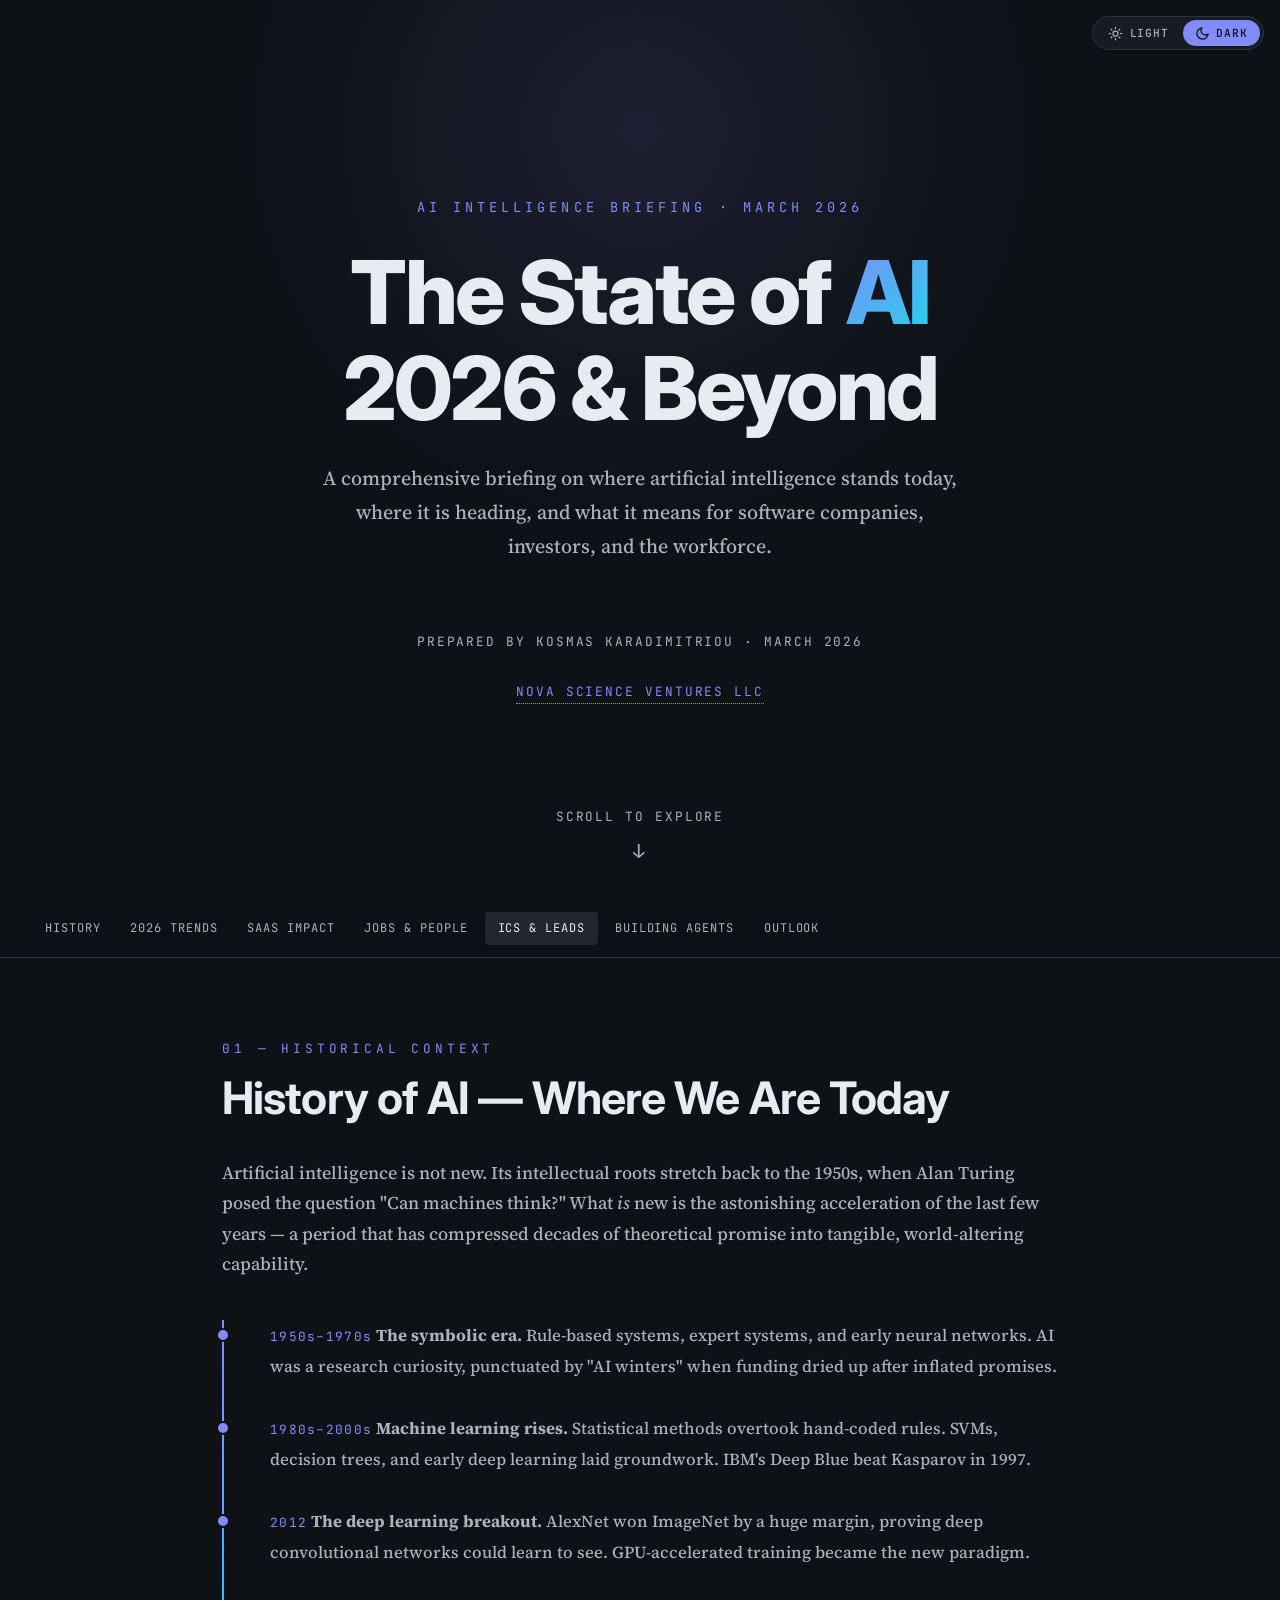
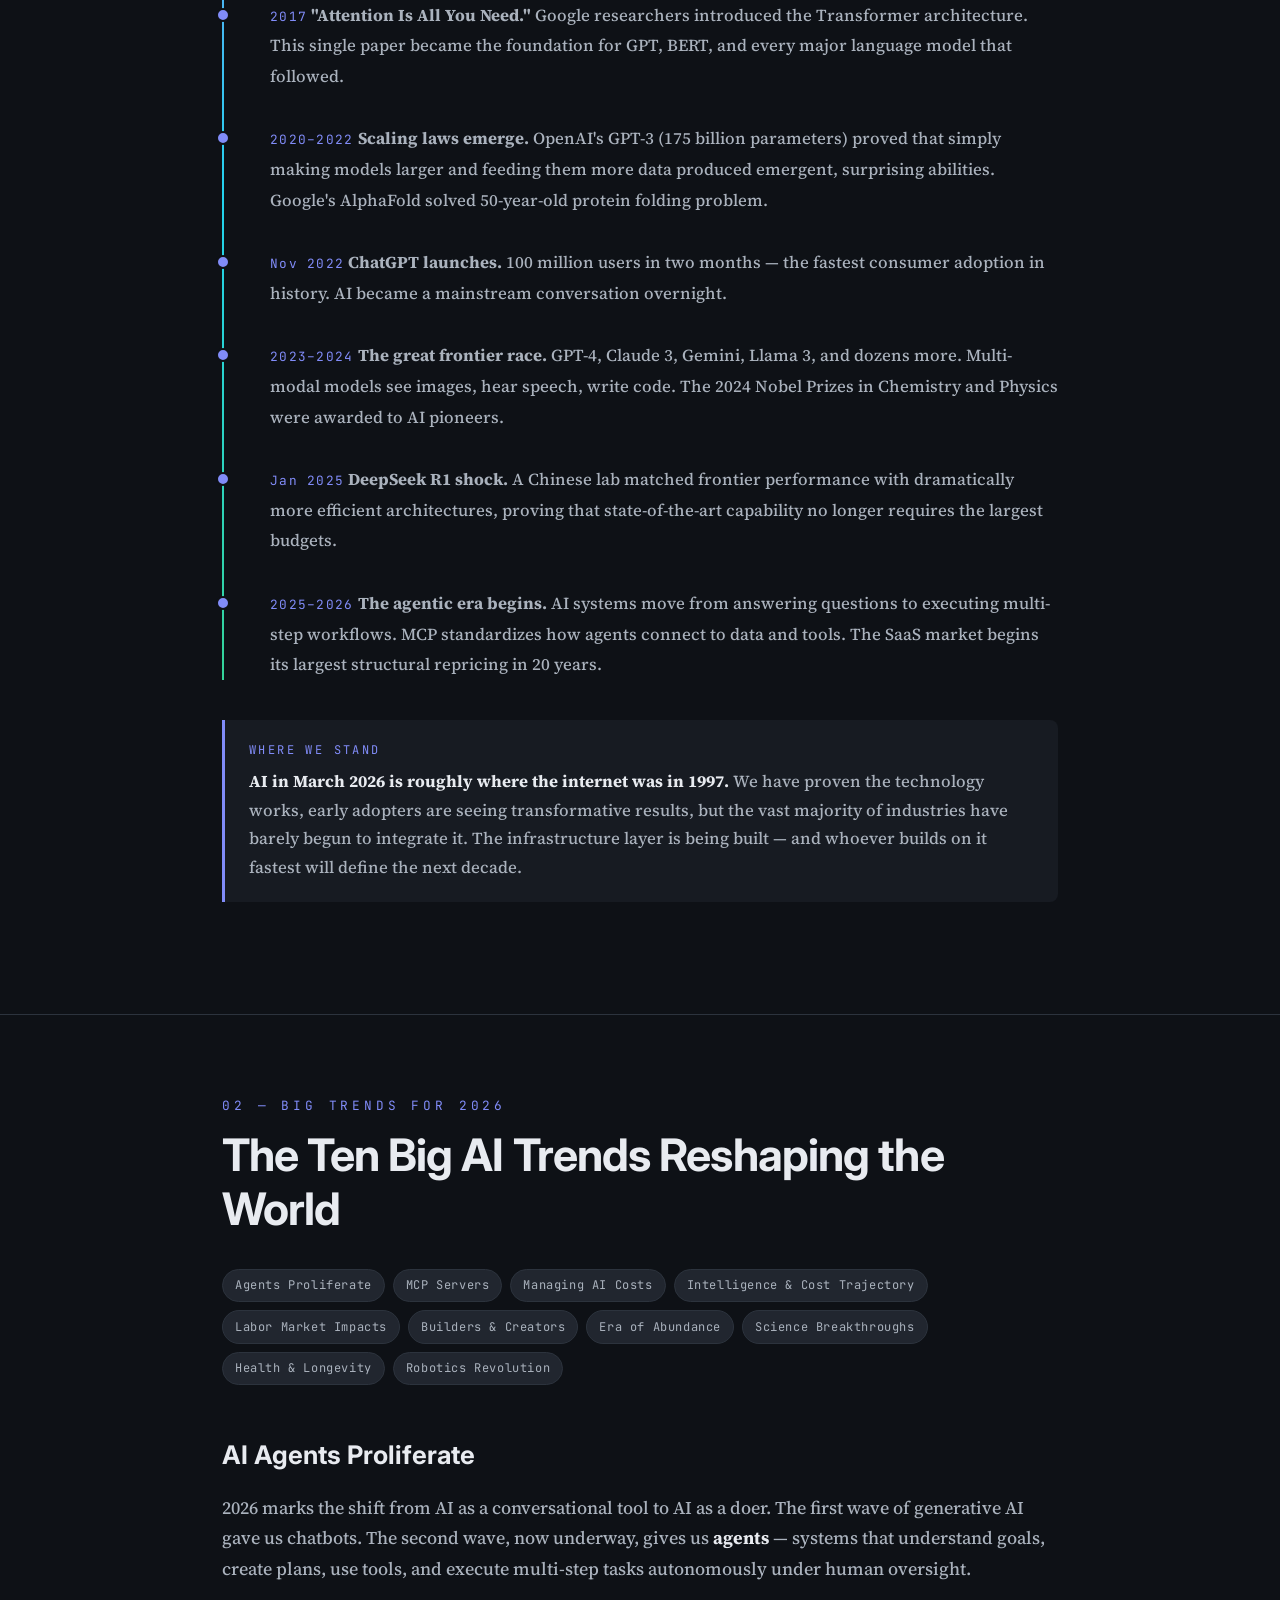
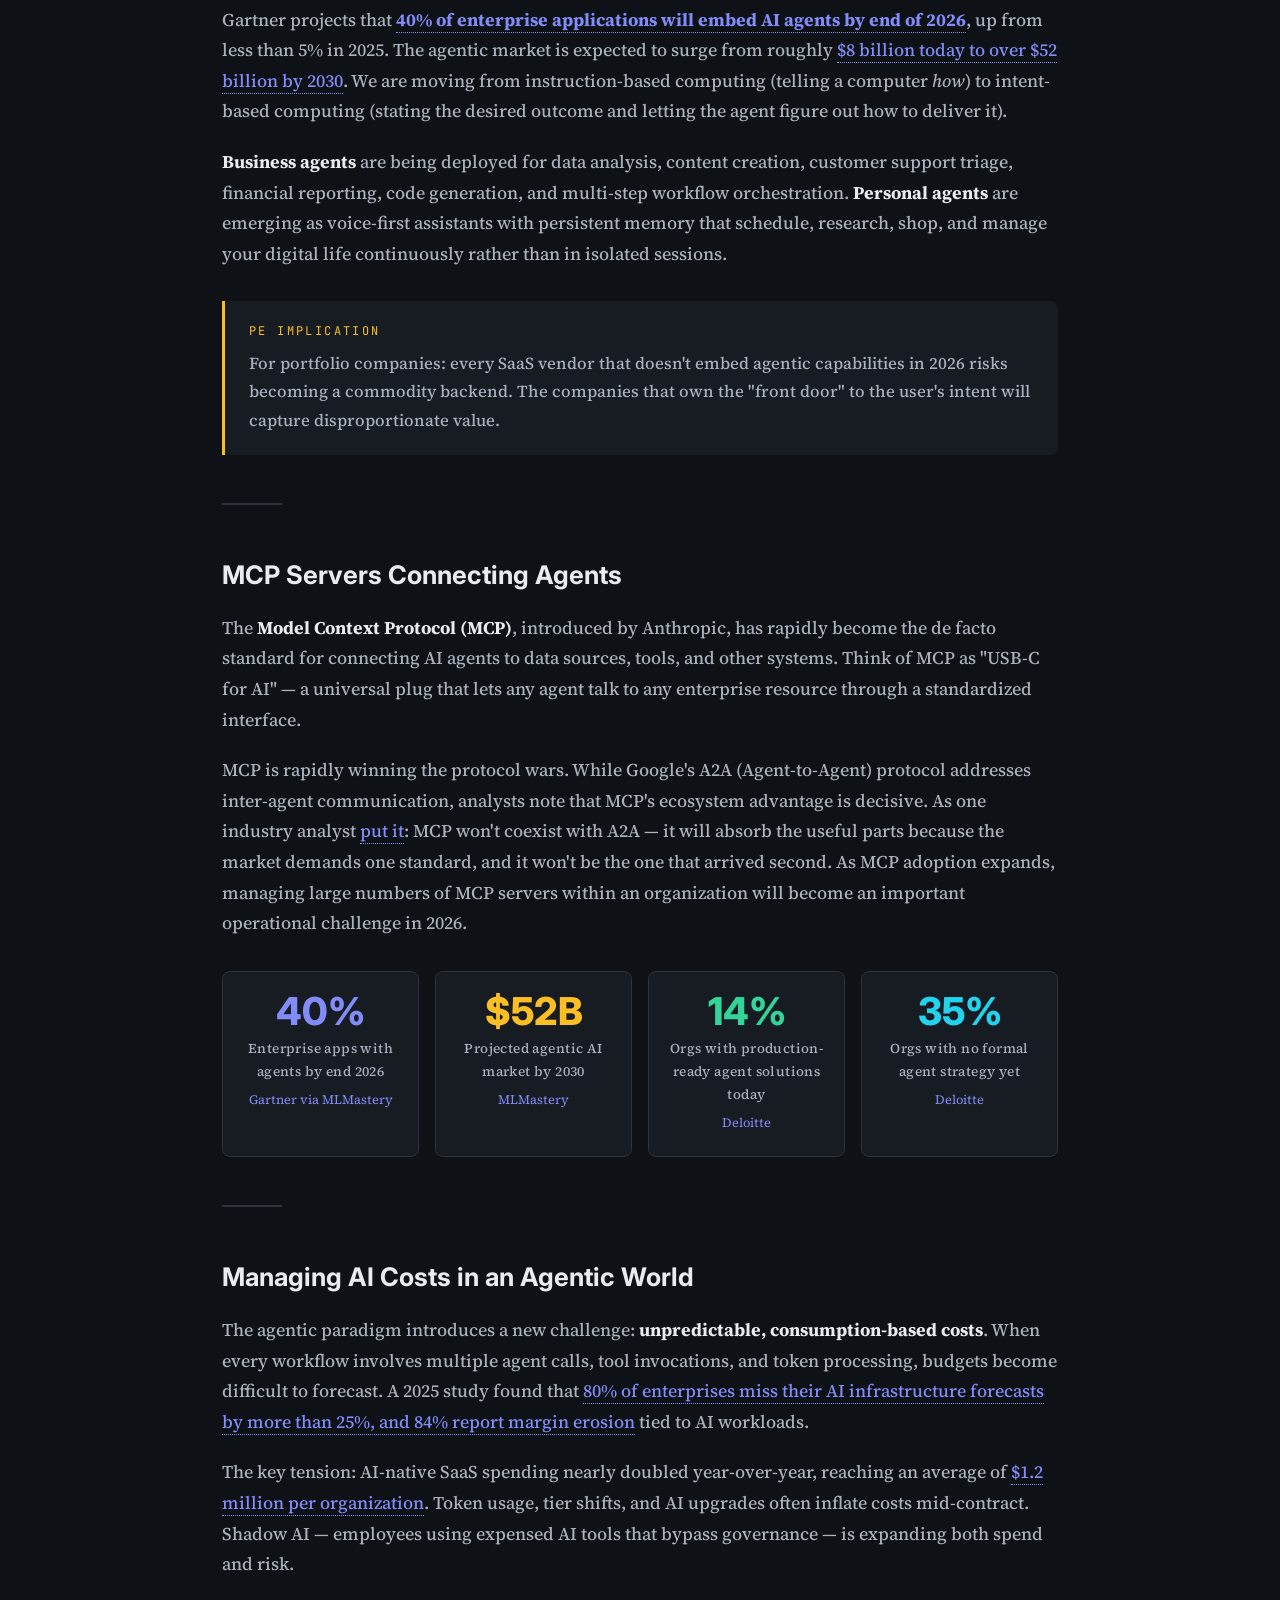
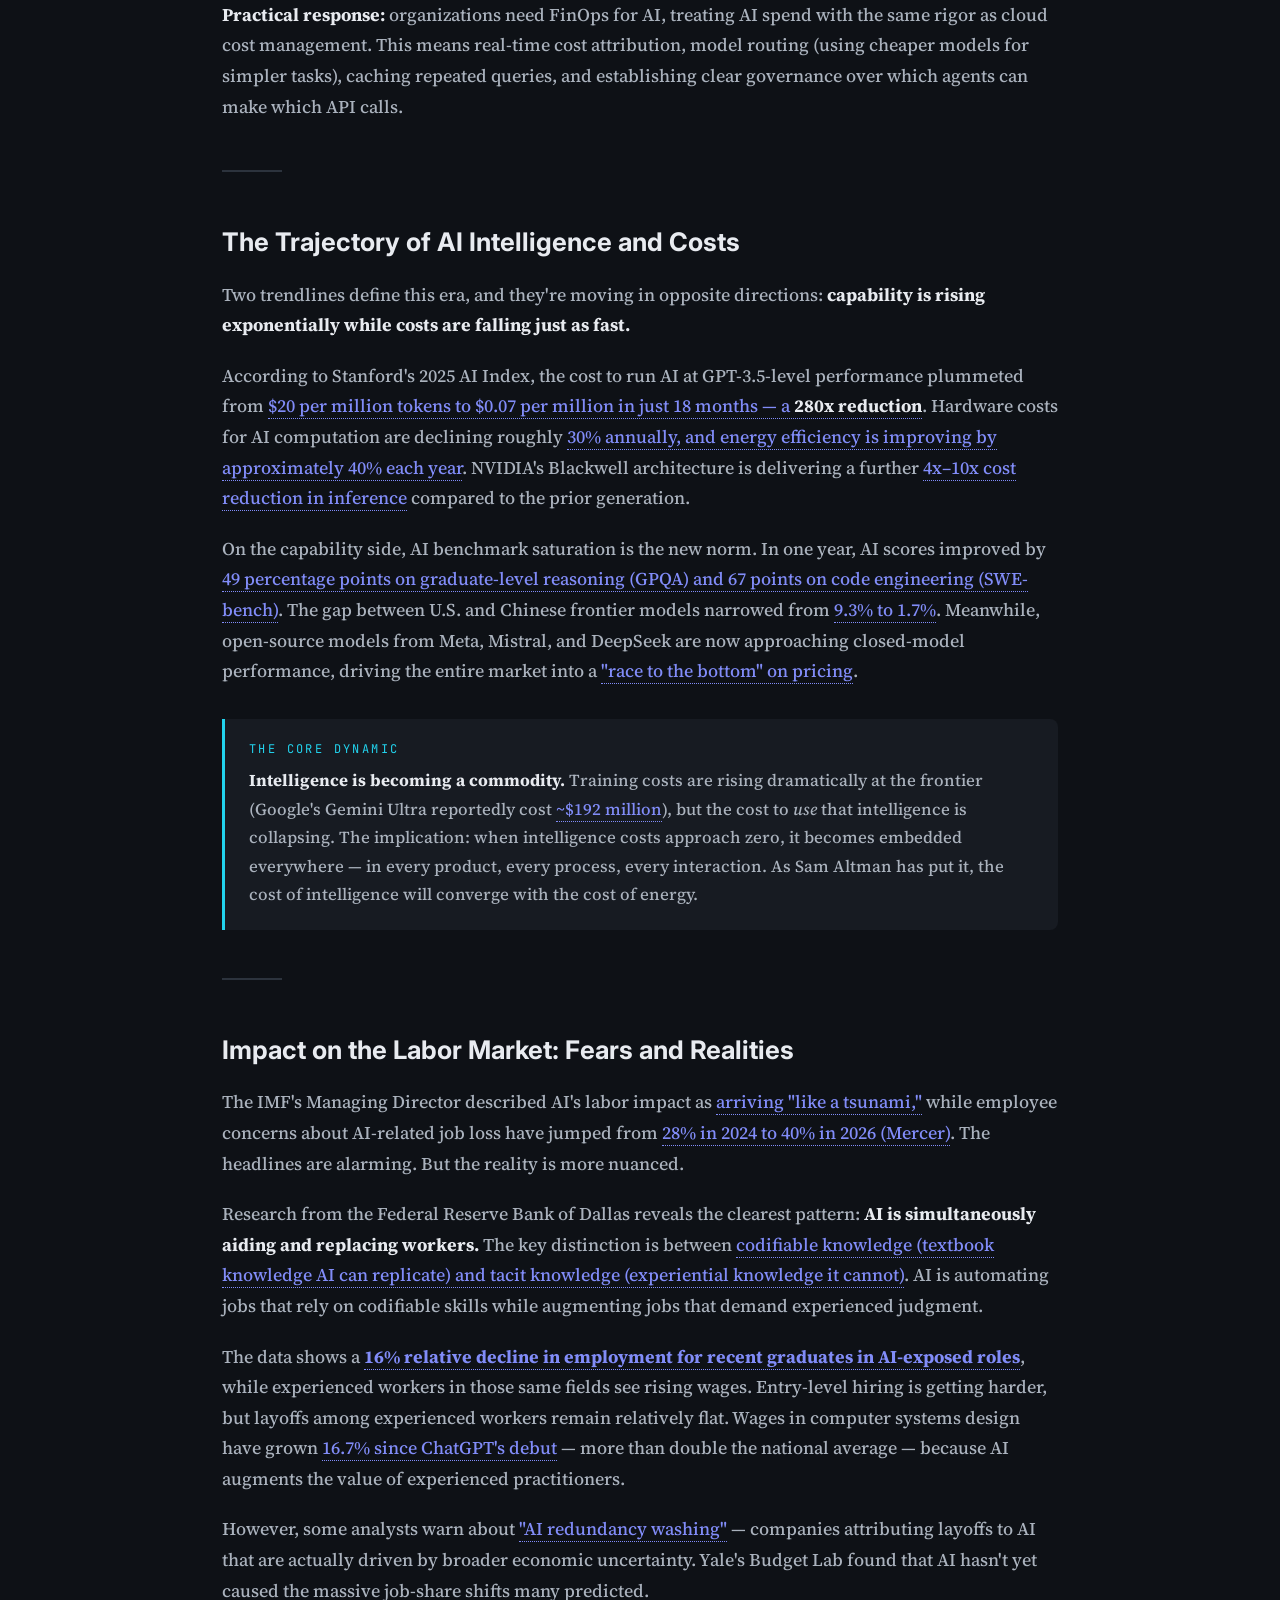
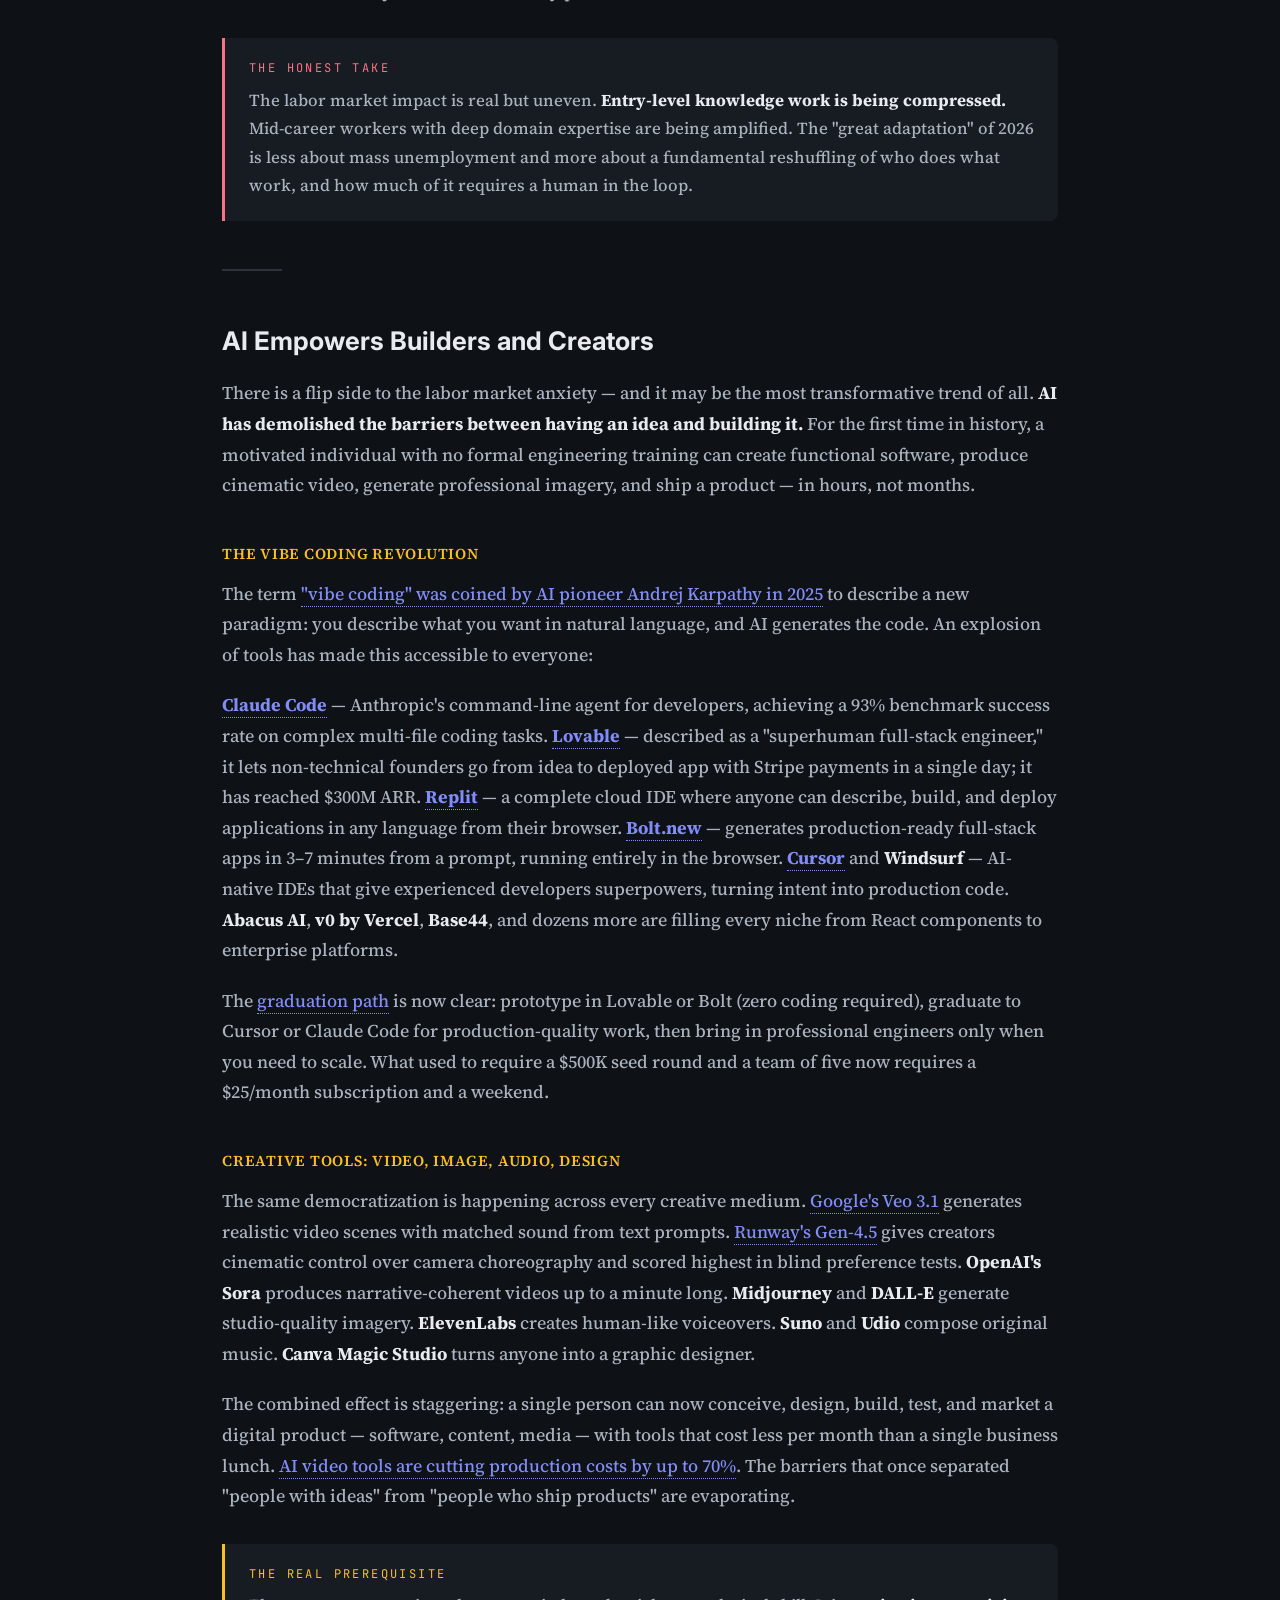
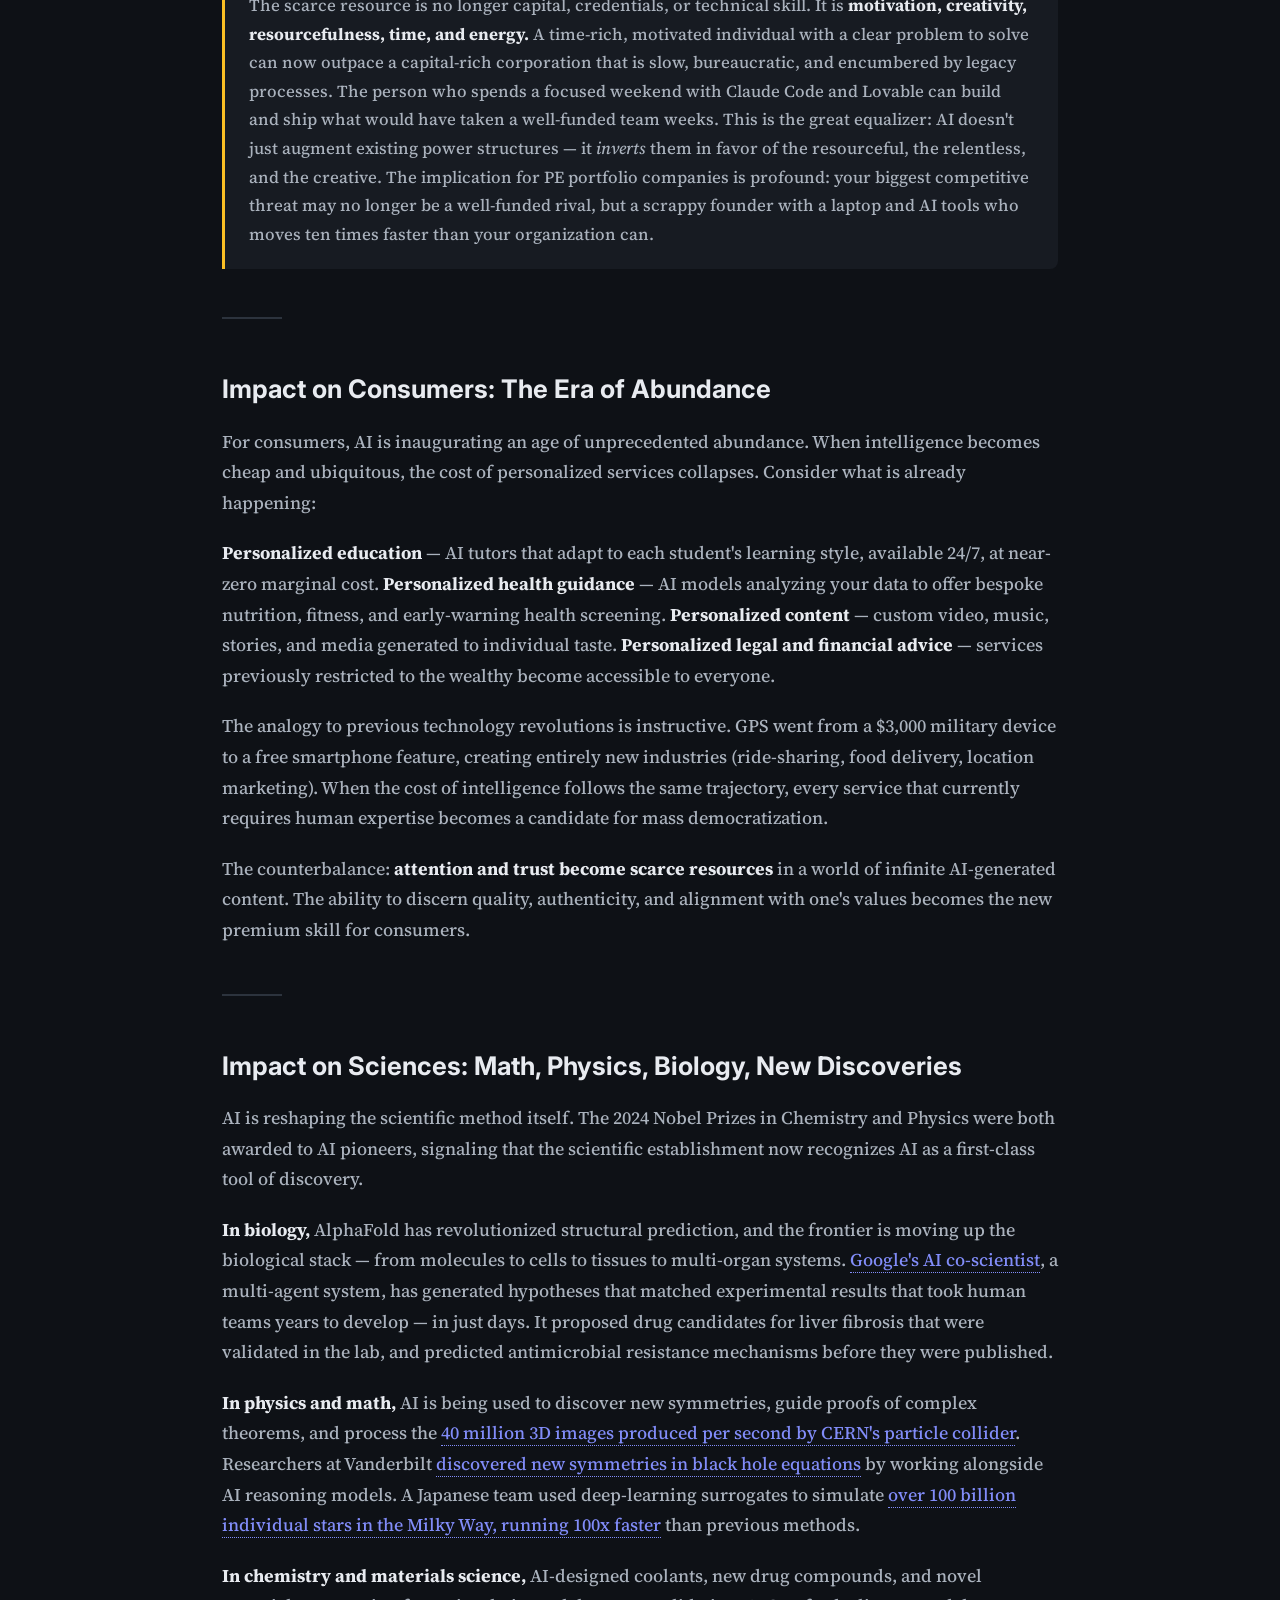
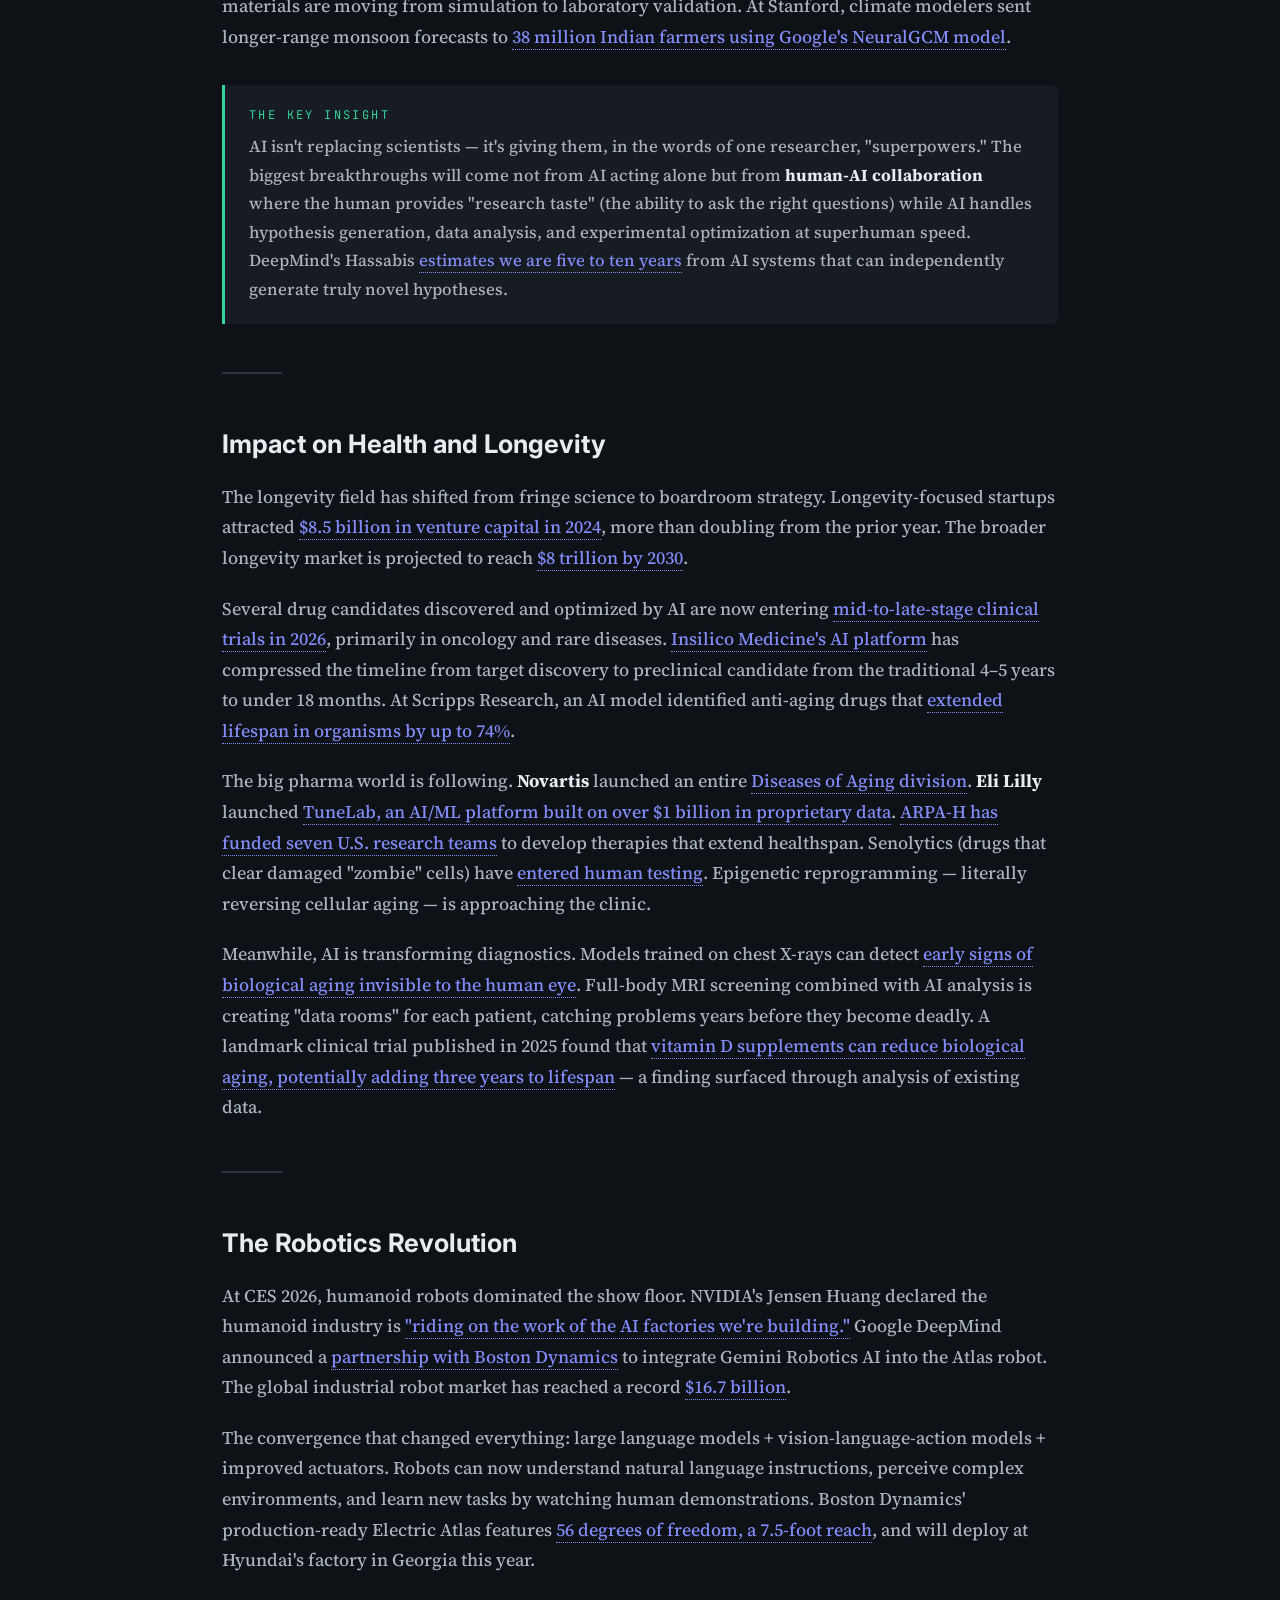
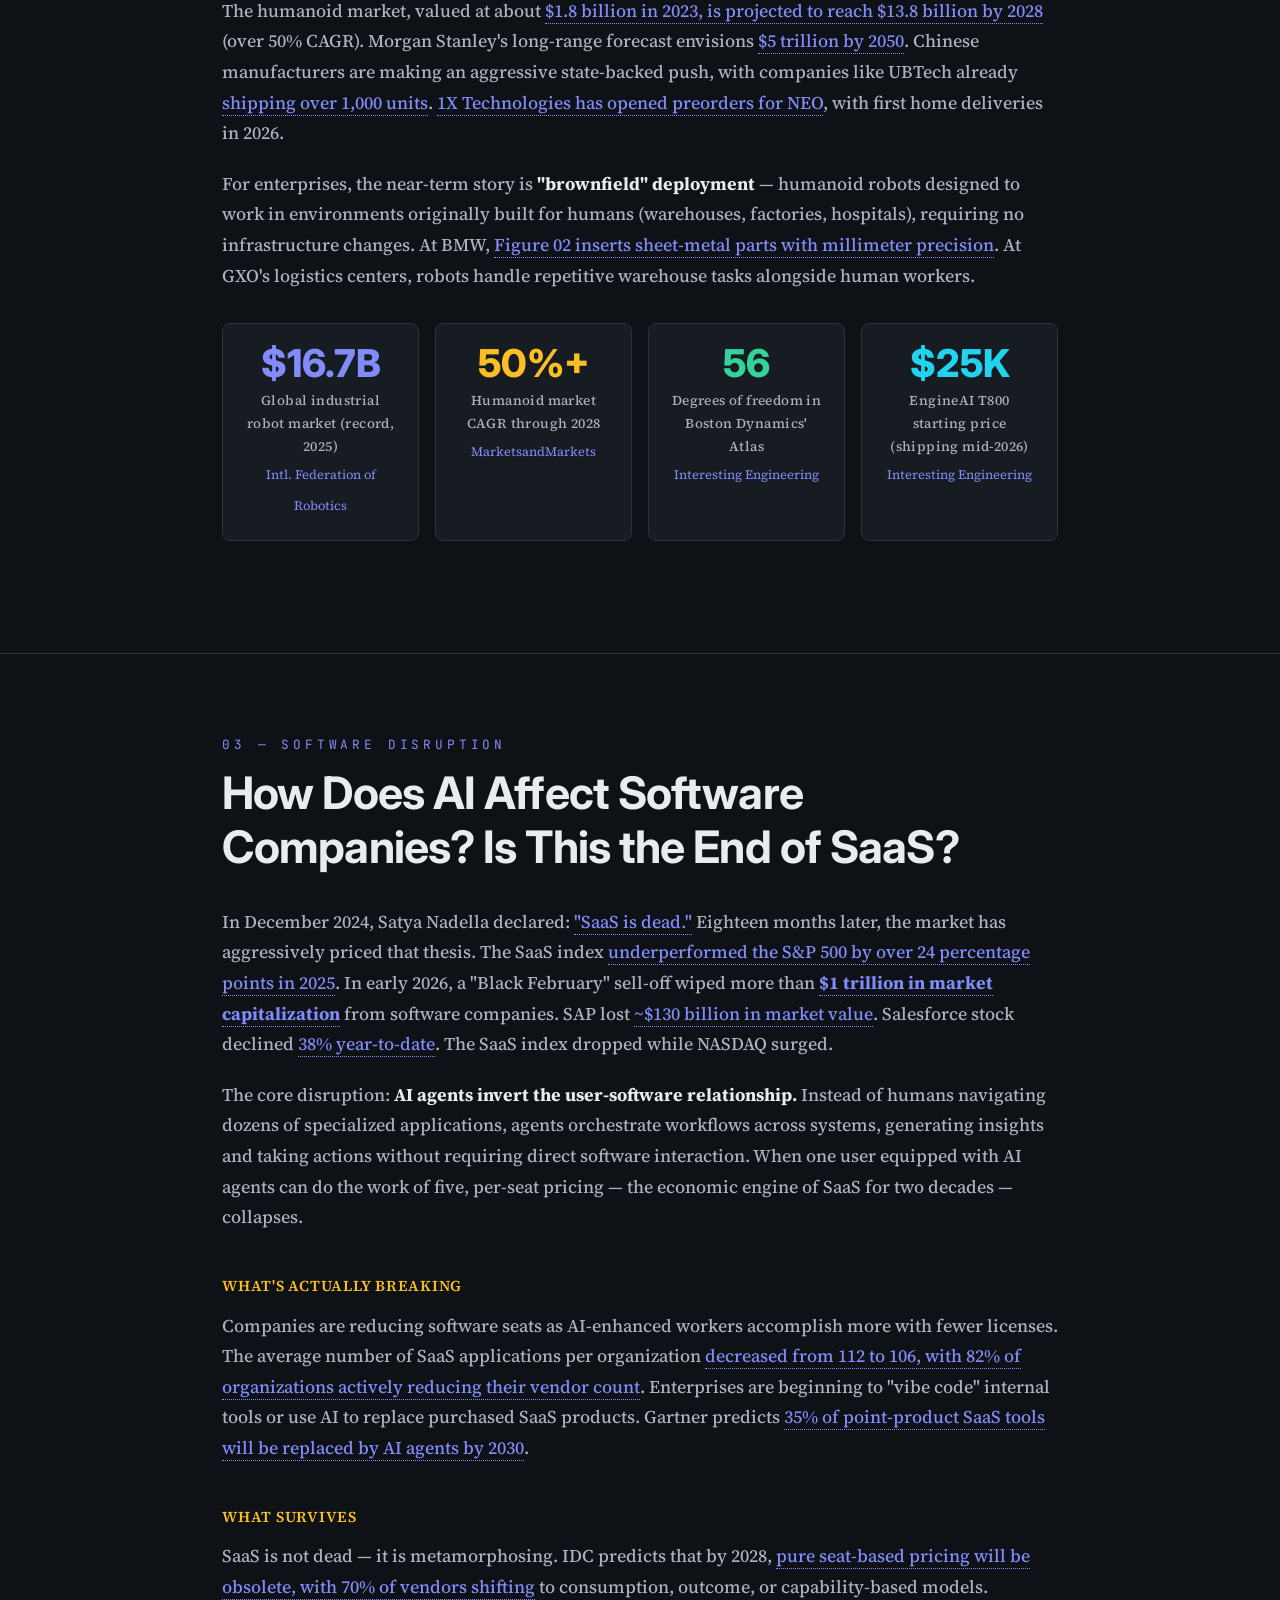
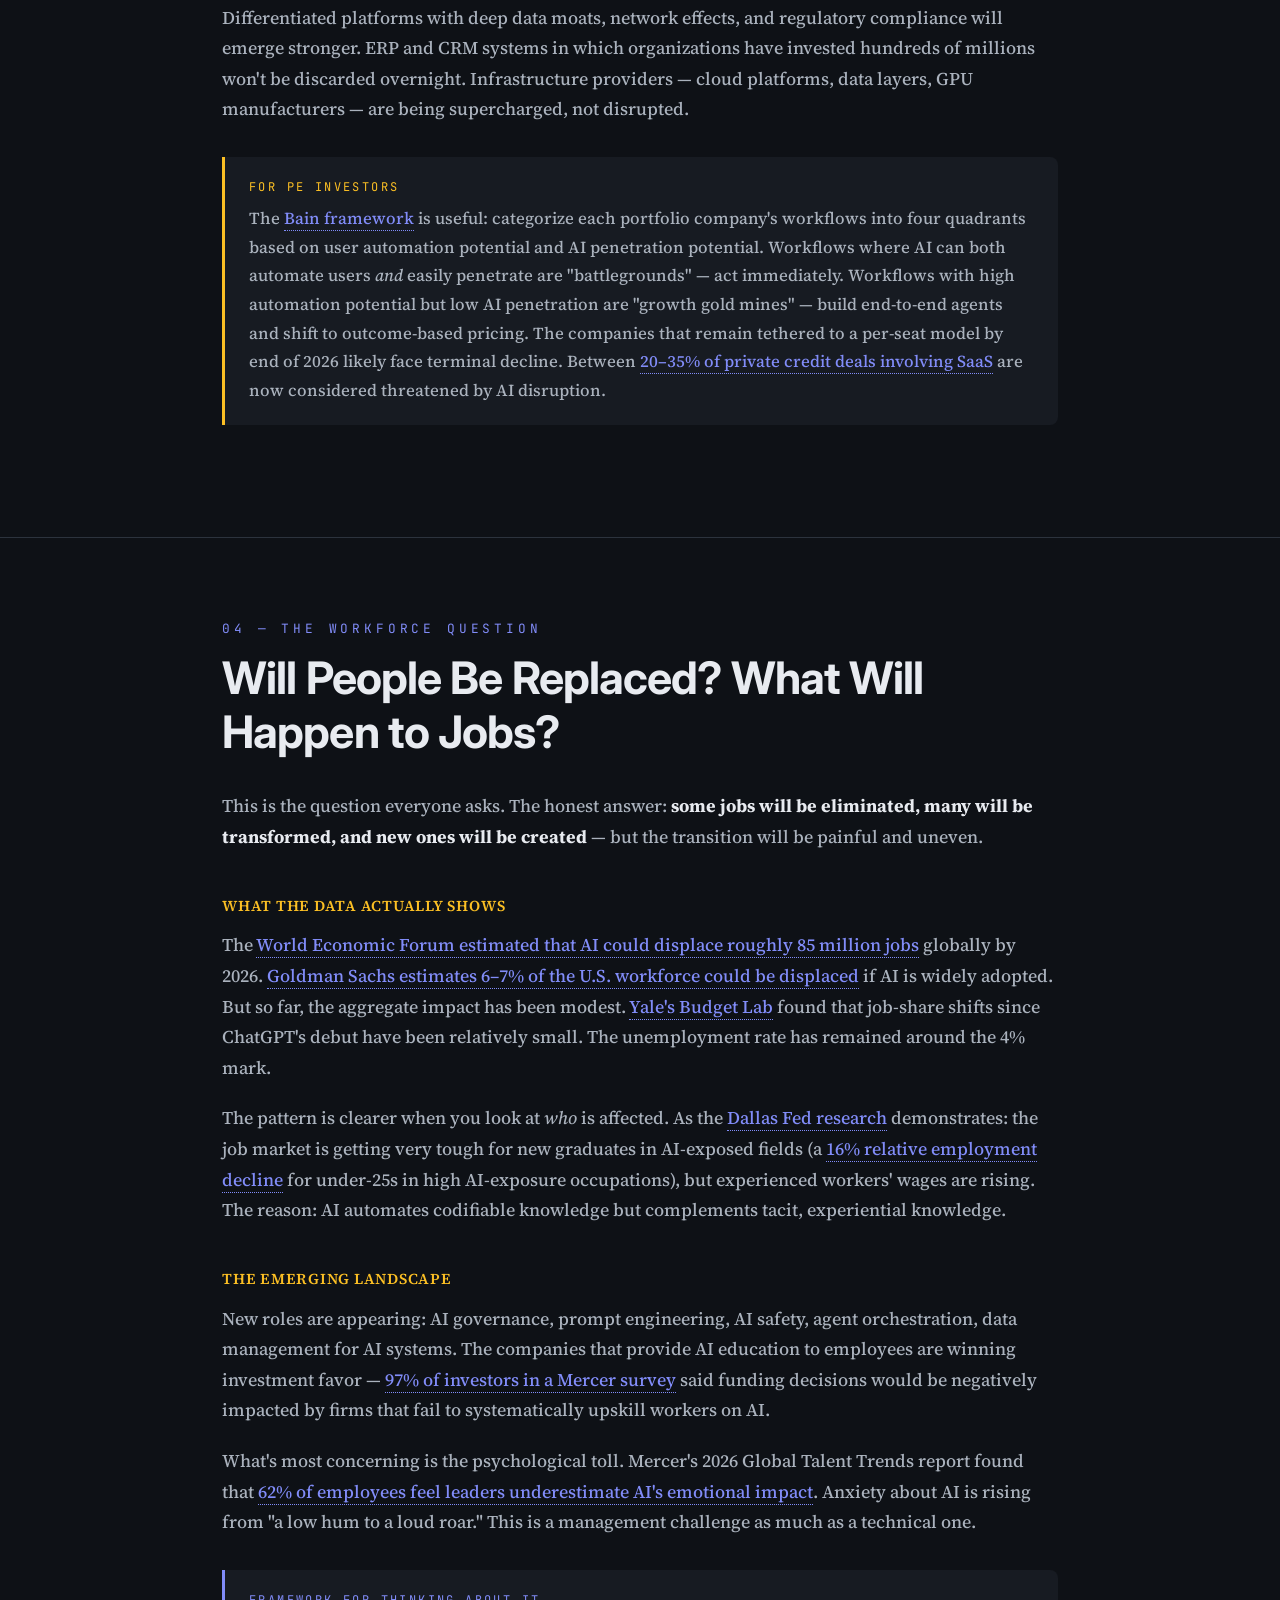
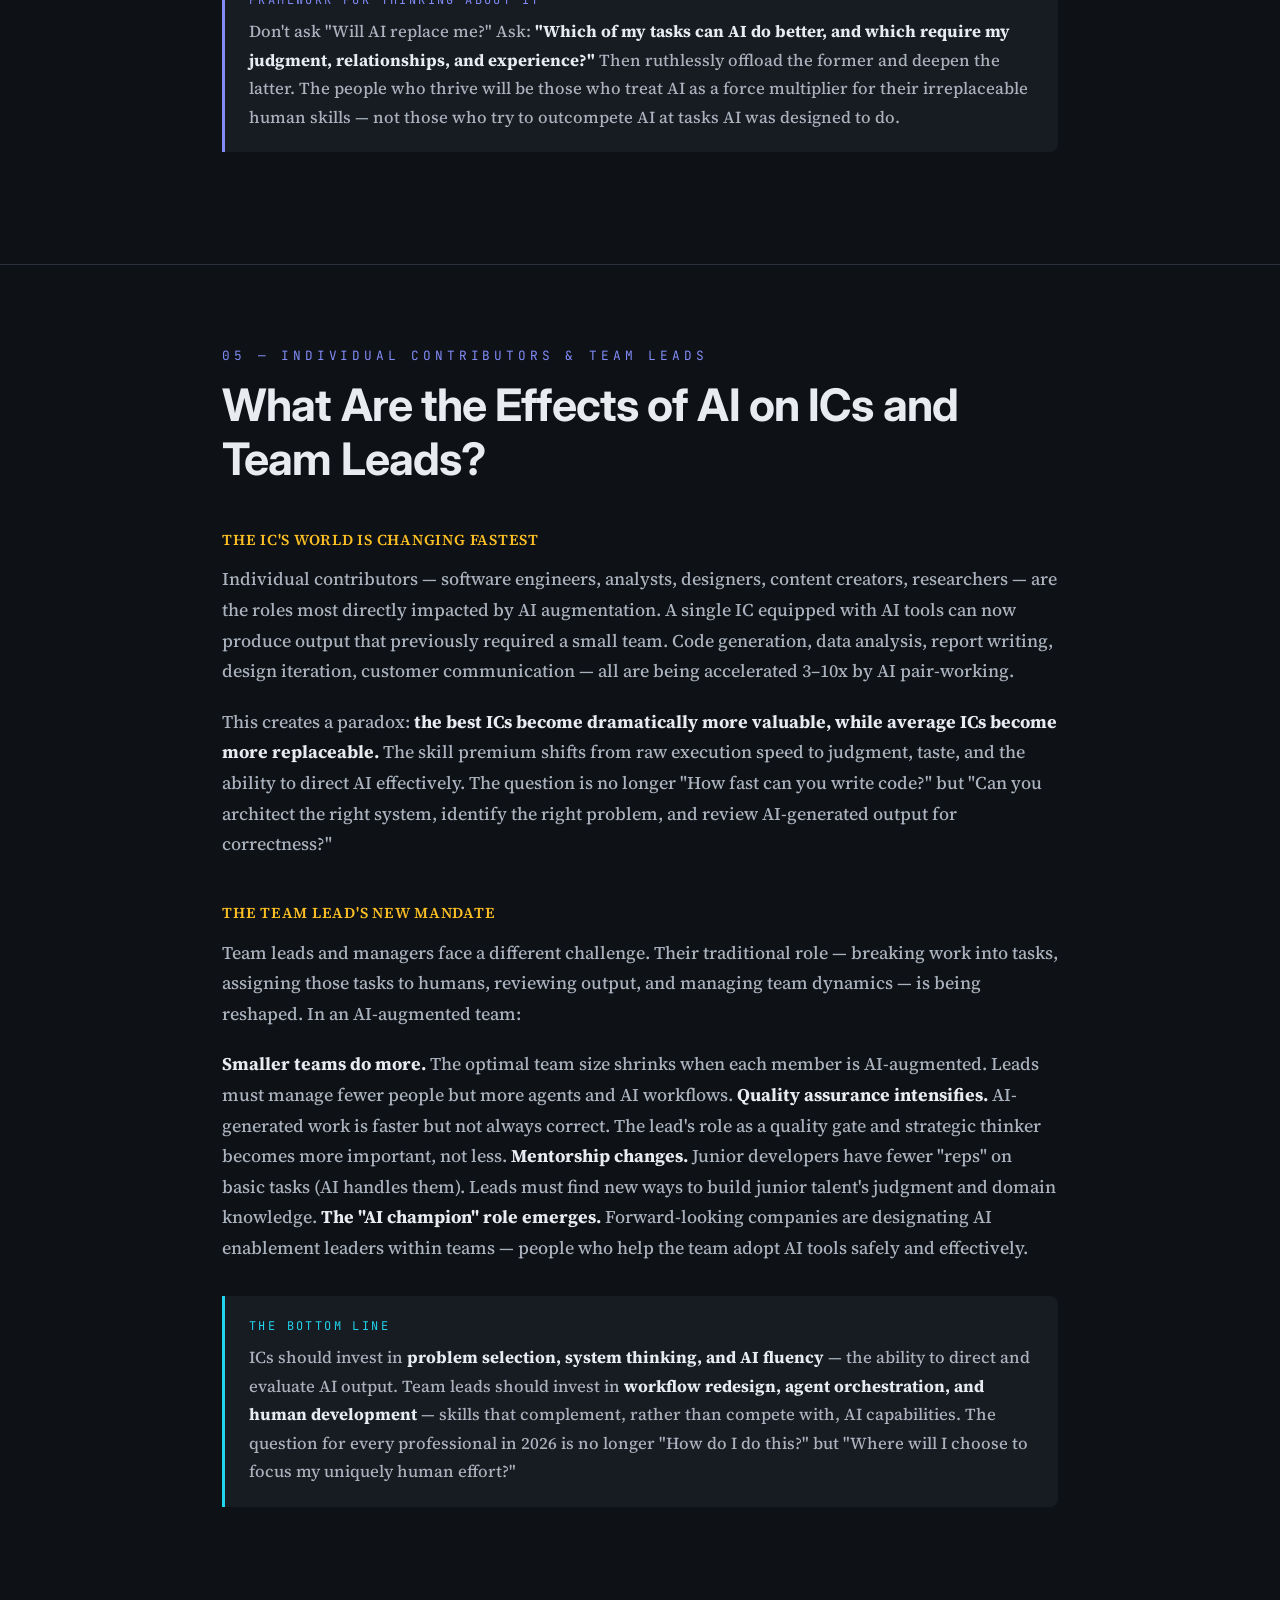
<file: state-of-ai-2026/index.html>
<!DOCTYPE html>
<html lang="en">
<head>
<meta charset="UTF-8">
<meta name="viewport" content="width=device-width, initial-scale=1.0">
<title>The State of AI — 2026 and Beyond</title>
<link rel="stylesheet" href="../assets/theme.css">
<script>
  (function () {
    try {
      var t = localStorage.getItem('site-theme');
      if (t !== 'light' && t !== 'dark') t = 'dark';
      document.documentElement.dataset.theme = t;
    } catch (e) {}
  })();
</script>
</head>
<body>

<!-- ═══════════════════ HERO ═══════════════════ -->
<div class="hero">
  <span class="hero-label">AI Intelligence Briefing · March 2026</span>
  <h1>The State of <em>AI</em><br>2026 & Beyond</h1>
  <p class="hero-sub">A comprehensive briefing on where artificial intelligence stands today, where it is heading, and what it means for software companies, investors, and the workforce.</p>
  <span class="hero-meta">Prepared by Kosmas Karadimitriou · March 2026</span>
  <a class="hero-link" href="https://www.novascienceventures.com">Nova Science Ventures LLC</a>
  <div class="scroll-hint">
    <span>Scroll to explore</span>
    <span class="arrow">↓</span>
  </div>
</div>

<!-- ═══════════════════ TOC ═══════════════════ -->
<nav class="toc" id="toc">
  <a href="#history">History</a>
  <a href="#trends">2026 Trends</a>
  <a href="#saas">SaaS Impact</a>
  <a href="#jobs">Jobs & People</a>
  <a href="#ics">ICs & Leads</a>
  <a href="#agents-how">Building Agents</a>
  <a href="#outlook">Outlook</a>
</nav>

<!-- ═══════════════════ CONTENT ═══════════════════ -->
<main>

<!-- ─── SECTION 1: History ─── -->
<section id="history">
<div class="container">
  <span class="section-number">01 — Historical Context</span>
  <h2>History of AI — Where We Are Today</h2>

  <p>Artificial intelligence is not new. Its intellectual roots stretch back to the 1950s, when Alan Turing posed the question "Can machines think?" What <em>is</em> new is the astonishing acceleration of the last few years — a period that has compressed decades of theoretical promise into tangible, world-altering capability.</p>

  <div class="timeline">
    <div class="timeline-item">
      <span class="year">1950s–1970s</span>
      <span class="event"><strong>The symbolic era.</strong> Rule-based systems, expert systems, and early neural networks. AI was a research curiosity, punctuated by "AI winters" when funding dried up after inflated promises.</span>
    </div>
    <div class="timeline-item">
      <span class="year">1980s–2000s</span>
      <span class="event"><strong>Machine learning rises.</strong> Statistical methods overtook hand-coded rules. SVMs, decision trees, and early deep learning laid groundwork. IBM's Deep Blue beat Kasparov in 1997.</span>
    </div>
    <div class="timeline-item">
      <span class="year">2012</span>
      <span class="event"><strong>The deep learning breakout.</strong> AlexNet won ImageNet by a huge margin, proving deep convolutional networks could learn to see. GPU-accelerated training became the new paradigm.</span>
    </div>
    <div class="timeline-item">
      <span class="year">2017</span>
      <span class="event"><strong>"Attention Is All You Need."</strong> Google researchers introduced the Transformer architecture. This single paper became the foundation for GPT, BERT, and every major language model that followed.</span>
    </div>
    <div class="timeline-item">
      <span class="year">2020–2022</span>
      <span class="event"><strong>Scaling laws emerge.</strong> OpenAI's GPT-3 (175 billion parameters) proved that simply making models larger and feeding them more data produced emergent, surprising abilities. Google's AlphaFold solved 50-year-old protein folding problem.</span>
    </div>
    <div class="timeline-item">
      <span class="year">Nov 2022</span>
      <span class="event"><strong>ChatGPT launches.</strong> 100 million users in two months — the fastest consumer adoption in history. AI became a mainstream conversation overnight.</span>
    </div>
    <div class="timeline-item">
      <span class="year">2023–2024</span>
      <span class="event"><strong>The great frontier race.</strong> GPT-4, Claude 3, Gemini, Llama 3, and dozens more. Multi-modal models see images, hear speech, write code. The 2024 Nobel Prizes in Chemistry and Physics were awarded to AI pioneers.</span>
    </div>
    <div class="timeline-item">
      <span class="year">Jan 2025</span>
      <span class="event"><strong>DeepSeek R1 shock.</strong> A Chinese lab matched frontier performance with dramatically more efficient architectures, proving that state-of-the-art capability no longer requires the largest budgets.</span>
    </div>
    <div class="timeline-item">
      <span class="year">2025–2026</span>
      <span class="event"><strong>The agentic era begins.</strong> AI systems move from answering questions to executing multi-step workflows. MCP standardizes how agents connect to data and tools. The SaaS market begins its largest structural repricing in 20 years.</span>
    </div>
  </div>

  <div class="callout">
    <span class="callout-label">Where we stand</span>
    <p><strong>AI in March 2026 is roughly where the internet was in 1997.</strong> We have proven the technology works, early adopters are seeing transformative results, but the vast majority of industries have barely begun to integrate it. The infrastructure layer is being built — and whoever builds on it fastest will define the next decade.</p>
  </div>
</div>
</section>

<!-- ─── SECTION 2: Big Trends ─── -->
<section id="trends">
<div class="container">
  <span class="section-number">02 — Big Trends for 2026</span>
  <h2>The Ten Big AI Trends Reshaping the World</h2>

  <div class="sub-topics">
    <a class="sub-topic-pill" href="#t-agents">Agents Proliferate</a>
    <a class="sub-topic-pill" href="#t-mcp">MCP Servers</a>
    <a class="sub-topic-pill" href="#t-costs">Managing AI Costs</a>
    <a class="sub-topic-pill" href="#t-trajectory">Intelligence & Cost Trajectory</a>
    <a class="sub-topic-pill" href="#t-labor">Labor Market Impacts</a>
    <a class="sub-topic-pill" href="#t-builders">Builders & Creators</a>
    <a class="sub-topic-pill" href="#t-consumers">Era of Abundance</a>
    <a class="sub-topic-pill" href="#t-science">Science Breakthroughs</a>
    <a class="sub-topic-pill" href="#t-health">Health & Longevity</a>
    <a class="sub-topic-pill" href="#t-robots">Robotics Revolution</a>
  </div>

  <!-- Agents -->
  <h3 id="t-agents">AI Agents Proliferate</h3>
  <p>2026 marks the shift from AI as a conversational tool to AI as a doer. The first wave of generative AI gave us chatbots. The second wave, now underway, gives us <strong>agents</strong> — systems that understand goals, create plans, use tools, and execute multi-step tasks autonomously under human oversight.</p>
  <p>Gartner projects that <strong><a class="src" href="https://machinelearningmastery.com/7-agentic-ai-trends-to-watch-in-2026/" target="_blank">40% of enterprise applications will embed AI agents by end of 2026</a></strong>, up from less than 5% in 2025. The agentic market is expected to surge from roughly <a class="src" href="https://machinelearningmastery.com/7-agentic-ai-trends-to-watch-in-2026/" target="_blank">$8 billion today to over $52 billion by 2030</a>. We are moving from instruction-based computing (telling a computer <em>how</em>) to intent-based computing (stating the desired outcome and letting the agent figure out how to deliver it).</p>
  <p><strong>Business agents</strong> are being deployed for data analysis, content creation, customer support triage, financial reporting, code generation, and multi-step workflow orchestration. <strong>Personal agents</strong> are emerging as voice-first assistants with persistent memory that schedule, research, shop, and manage your digital life continuously rather than in isolated sessions.</p>

  <div class="callout warm">
    <span class="callout-label">PE Implication</span>
    <p>For portfolio companies: every SaaS vendor that doesn't embed agentic capabilities in 2026 risks becoming a commodity backend. The companies that own the "front door" to the user's intent will capture disproportionate value.</p>
  </div>

  <div class="sep"></div>

  <!-- MCP -->
  <h3 id="t-mcp">MCP Servers Connecting Agents</h3>
  <p>The <strong>Model Context Protocol (MCP)</strong>, introduced by Anthropic, has rapidly become the de facto standard for connecting AI agents to data sources, tools, and other systems. Think of MCP as "USB-C for AI" — a universal plug that lets any agent talk to any enterprise resource through a standardized interface.</p>
  <p>MCP is rapidly winning the protocol wars. While Google's A2A (Agent-to-Agent) protocol addresses inter-agent communication, analysts note that MCP's ecosystem advantage is decisive. As one industry analyst <a class="src" href="https://www.techtarget.com/searchdatamanagement/feature/4-trends-that-will-shape-data-management-and-AI-in-2026" target="_blank">put it</a>: MCP won't coexist with A2A — it will absorb the useful parts because the market demands one standard, and it won't be the one that arrived second. As MCP adoption expands, managing large numbers of MCP servers within an organization will become an important operational challenge in 2026.</p>

  <div class="stat-grid">
    <div class="stat-card">
      <div class="number accent">40%</div>
      <div class="label">Enterprise apps with agents by end 2026</div>
      <a class="src" href="https://machinelearningmastery.com/7-agentic-ai-trends-to-watch-in-2026/" target="_blank">Gartner via MLMastery</a>
    </div>
    <div class="stat-card">
      <div class="number warm">$52B</div>
      <div class="label">Projected agentic AI market by 2030</div>
      <a class="src" href="https://machinelearningmastery.com/7-agentic-ai-trends-to-watch-in-2026/" target="_blank">MLMastery</a>
    </div>
    <div class="stat-card">
      <div class="number green">14%</div>
      <div class="label">Orgs with production-ready agent solutions today</div>
      <a class="src" href="https://www.deloitte.com/us/en/insights/topics/technology-management/tech-trends/2026/agentic-ai-strategy.html" target="_blank">Deloitte</a>
    </div>
    <div class="stat-card">
      <div class="number cyan">35%</div>
      <div class="label">Orgs with no formal agent strategy yet</div>
      <a class="src" href="https://www.deloitte.com/us/en/insights/topics/technology-management/tech-trends/2026/agentic-ai-strategy.html" target="_blank">Deloitte</a>
    </div>
  </div>

  <div class="sep"></div>

  <!-- Managing AI Costs -->
  <h3 id="t-costs">Managing AI Costs in an Agentic World</h3>
  <p>The agentic paradigm introduces a new challenge: <strong>unpredictable, consumption-based costs</strong>. When every workflow involves multiple agent calls, tool invocations, and token processing, budgets become difficult to forecast. A 2025 study found that <a class="src" href="https://www.prnewswire.com/news-releases/2025-state-of-ai-cost-management-research-finds-85-of-companies-miss-ai-forecasts-by-10-302551947.html" target="_blank">80% of enterprises miss their AI infrastructure forecasts by more than 25%, and 84% report margin erosion</a> tied to AI workloads.</p>
  <p>The key tension: AI-native SaaS spending nearly doubled year-over-year, reaching an average of <a class="src" href="https://zylo.com/blog/ai-cost/" target="_blank">$1.2 million per organization</a>. Token usage, tier shifts, and AI upgrades often inflate costs mid-contract. Shadow AI — employees using expensed AI tools that bypass governance — is expanding both spend and risk.</p>
  <p><strong>Practical response:</strong> organizations need FinOps for AI, treating AI spend with the same rigor as cloud cost management. This means real-time cost attribution, model routing (using cheaper models for simpler tasks), caching repeated queries, and establishing clear governance over which agents can make which API calls.</p>

  <div class="sep"></div>

  <!-- Trajectory -->
  <h3 id="t-trajectory">The Trajectory of AI Intelligence and Costs</h3>
  <p>Two trendlines define this era, and they're moving in opposite directions: <strong>capability is rising exponentially while costs are falling just as fast.</strong></p>
  <p>According to Stanford's 2025 AI Index, the cost to run AI at GPT-3.5-level performance plummeted from <a class="src" href="https://www.tomshardware.com/tech-industry/artificial-intelligence/ai-costs-drop-280-fold-but-harmful-incidents-rise-56-percent-in-last-year-stanford-2025-ai-report-highlights-china-us-competition" target="_blank">$20 per million tokens to $0.07 per million in just 18 months — a <strong>280x reduction</strong></a>. Hardware costs for AI computation are declining roughly <a class="src" href="https://www.baytechconsulting.com/blog/the-state-of-artificial-intelligence-in-2025" target="_blank">30% annually, and energy efficiency is improving by approximately 40% each year</a>. NVIDIA's Blackwell architecture is delivering a further <a class="src" href="https://www.tldl.io/blog/ai-inference-cost-optimization-2026" target="_blank">4x–10x cost reduction in inference</a> compared to the prior generation.</p>
  <p>On the capability side, AI benchmark saturation is the new norm. In one year, AI scores improved by <a class="src" href="https://www.baytechconsulting.com/blog/the-state-of-artificial-intelligence-in-2025" target="_blank">49 percentage points on graduate-level reasoning (GPQA) and 67 points on code engineering (SWE-bench)</a>. The gap between U.S. and Chinese frontier models narrowed from <a class="src" href="https://spectrum.ieee.org/ai-index-2025" target="_blank">9.3% to 1.7%</a>. Meanwhile, open-source models from Meta, Mistral, and DeepSeek are now approaching closed-model performance, driving the entire market into a <a class="src" href="https://sumatosoft.com/blog/ai-development-costs" target="_blank">"race to the bottom" on pricing</a>.</p>

  <div class="callout cyan">
    <span class="callout-label">The core dynamic</span>
    <p><strong>Intelligence is becoming a commodity.</strong> Training costs are rising dramatically at the frontier (Google's Gemini Ultra reportedly cost <a class="src" href="https://spectrum.ieee.org/ai-index-2025" target="_blank">~$192 million</a>), but the cost to <em>use</em> that intelligence is collapsing. The implication: when intelligence costs approach zero, it becomes embedded everywhere — in every product, every process, every interaction. As Sam Altman has put it, the cost of intelligence will converge with the cost of energy.</p>
  </div>

  <div class="sep"></div>

  <!-- Labor Market -->
  <h3 id="t-labor">Impact on the Labor Market: Fears and Realities</h3>
  <p>The IMF's Managing Director described AI's labor impact as <a class="src" href="https://www.cnbc.com/2026/01/20/ai-impacting-labor-market-like-a-tsunami-as-layoff-fears-mount.html" target="_blank">arriving "like a tsunami,"</a> while employee concerns about AI-related job loss have jumped from <a class="src" href="https://www.cnbc.com/2026/01/20/ai-impacting-labor-market-like-a-tsunami-as-layoff-fears-mount.html" target="_blank">28% in 2024 to 40% in 2026 (Mercer)</a>. The headlines are alarming. But the reality is more nuanced.</p>
  <p>Research from the Federal Reserve Bank of Dallas reveals the clearest pattern: <strong>AI is simultaneously aiding and replacing workers.</strong> The key distinction is between <a class="src" href="https://www.dallasfed.org/research/economics/2026/0224" target="_blank">codifiable knowledge (textbook knowledge AI can replicate) and tacit knowledge (experiential knowledge it cannot)</a>. AI is automating jobs that rely on codifiable skills while augmenting jobs that demand experienced judgment.</p>
  <p>The data shows a <strong><a class="src" href="https://www.dallasfed.org/research/economics/2026/0106" target="_blank">16% relative decline in employment for recent graduates in AI-exposed roles</a></strong>, while experienced workers in those same fields see rising wages. Entry-level hiring is getting harder, but layoffs among experienced workers remain relatively flat. Wages in computer systems design have grown <a class="src" href="https://www.dallasfed.org/research/economics/2026/0224" target="_blank">16.7% since ChatGPT's debut</a> — more than double the national average — because AI augments the value of experienced practitioners.</p>
  <p>However, some analysts warn about <a class="src" href="https://www.cnbc.com/2026/01/20/ai-impacting-labor-market-like-a-tsunami-as-layoff-fears-mount.html" target="_blank">"AI redundancy washing"</a> — companies attributing layoffs to AI that are actually driven by broader economic uncertainty. Yale's Budget Lab found that AI hasn't yet caused the massive job-share shifts many predicted.</p>

  <div class="callout rose">
    <span class="callout-label">The honest take</span>
    <p>The labor market impact is real but uneven. <strong>Entry-level knowledge work is being compressed.</strong> Mid-career workers with deep domain expertise are being amplified. The "great adaptation" of 2026 is less about mass unemployment and more about a fundamental reshuffling of who does what work, and how much of it requires a human in the loop.</p>
  </div>

  <div class="sep"></div>

  <!-- Builders & Creators -->
  <h3 id="t-builders">AI Empowers Builders and Creators</h3>
  <p>There is a flip side to the labor market anxiety — and it may be the most transformative trend of all. <strong>AI has demolished the barriers between having an idea and building it.</strong> For the first time in history, a motivated individual with no formal engineering training can create functional software, produce cinematic video, generate professional imagery, and ship a product — in hours, not months.</p>

  <h4>The vibe coding revolution</h4>
  <p>The term <a class="src" href="https://www.shareuhack.com/en/posts/vibe-coding-guide-2026" target="_blank">"vibe coding" was coined by AI pioneer Andrej Karpathy in 2025</a> to describe a new paradigm: you describe what you want in natural language, and AI generates the code. An explosion of tools has made this accessible to everyone:</p>
  <p><strong><a class="src" href="https://lovable.dev/guides/best-vibe-coding-tools-2026-build-apps-chatting" target="_blank">Claude Code</a></strong> — Anthropic's command-line agent for developers, achieving a 93% benchmark success rate on complex multi-file coding tasks. <strong><a class="src" href="https://lovable.dev/guides/best-vibe-coding-tools-2026-build-apps-chatting" target="_blank">Lovable</a></strong> — described as a "superhuman full-stack engineer," it lets non-technical founders go from idea to deployed app with Stripe payments in a single day; it has reached $300M ARR. <strong><a class="src" href="https://replit.com/discover/best-vibe-coding-tools" target="_blank">Replit</a></strong> — a complete cloud IDE where anyone can describe, build, and deploy applications in any language from their browser. <strong><a class="src" href="https://emergent.sh/learn/best-vibe-coding-tools" target="_blank">Bolt.new</a></strong> — generates production-ready full-stack apps in 3–7 minutes from a prompt, running entirely in the browser. <strong><a class="src" href="https://replit.com/discover/best-vibe-coding-tools" target="_blank">Cursor</a></strong> and <strong>Windsurf</strong> — AI-native IDEs that give experienced developers superpowers, turning intent into production code. <strong>Abacus AI</strong>, <strong>v0 by Vercel</strong>, <strong>Base44</strong>, and dozens more are filling every niche from React components to enterprise platforms.</p>
  <p>The <a class="src" href="https://vibecoding.app/blog/best-vibe-coding-tools" target="_blank">graduation path</a> is now clear: prototype in Lovable or Bolt (zero coding required), graduate to Cursor or Claude Code for production-quality work, then bring in professional engineers only when you need to scale. What used to require a $500K seed round and a team of five now requires a $25/month subscription and a weekend.</p>

  <h4>Creative tools: video, image, audio, design</h4>
  <p>The same democratization is happening across every creative medium. <a class="src" href="https://zapier.com/blog/best-ai-video-generator/" target="_blank">Google's Veo 3.1</a> generates realistic video scenes with matched sound from text prompts. <a class="src" href="https://zapier.com/blog/best-ai-video-generator/" target="_blank">Runway's Gen-4.5</a> gives creators cinematic control over camera choreography and scored highest in blind preference tests. <strong>OpenAI's Sora</strong> produces narrative-coherent videos up to a minute long. <strong>Midjourney</strong> and <strong>DALL-E</strong> generate studio-quality imagery. <strong>ElevenLabs</strong> creates human-like voiceovers. <strong>Suno</strong> and <strong>Udio</strong> compose original music. <strong>Canva Magic Studio</strong> turns anyone into a graphic designer.</p>
  <p>The combined effect is staggering: a single person can now conceive, design, build, test, and market a digital product — software, content, media — with tools that cost less per month than a single business lunch. <a class="src" href="https://www.heygen.com/blog/ai-video-generators-transforming-video-production-2026" target="_blank">AI video tools are cutting production costs by up to 70%</a>. The barriers that once separated "people with ideas" from "people who ship products" are evaporating.</p>

  <div class="callout warm">
    <span class="callout-label">The real prerequisite</span>
    <p>The scarce resource is no longer capital, credentials, or technical skill. It is <strong>motivation, creativity, resourcefulness, time, and energy.</strong> A time-rich, motivated individual with a clear problem to solve can now outpace a capital-rich corporation that is slow, bureaucratic, and encumbered by legacy processes. The person who spends a focused weekend with Claude Code and Lovable can build and ship what would have taken a well-funded team weeks. This is the great equalizer: AI doesn't just augment existing power structures — it <em>inverts</em> them in favor of the resourceful, the relentless, and the creative. The implication for PE portfolio companies is profound: your biggest competitive threat may no longer be a well-funded rival, but a scrappy founder with a laptop and AI tools who moves ten times faster than your organization can.</p>
  </div>

  <div class="sep"></div>

  <!-- Consumers -->
  <h3 id="t-consumers">Impact on Consumers: The Era of Abundance</h3>
  <p>For consumers, AI is inaugurating an age of unprecedented abundance. When intelligence becomes cheap and ubiquitous, the cost of personalized services collapses. Consider what is already happening:</p>
  <p><strong>Personalized education</strong> — AI tutors that adapt to each student's learning style, available 24/7, at near-zero marginal cost. <strong>Personalized health guidance</strong> — AI models analyzing your data to offer bespoke nutrition, fitness, and early-warning health screening. <strong>Personalized content</strong> — custom video, music, stories, and media generated to individual taste. <strong>Personalized legal and financial advice</strong> — services previously restricted to the wealthy become accessible to everyone.</p>
  <p>The analogy to previous technology revolutions is instructive. GPS went from a $3,000 military device to a free smartphone feature, creating entirely new industries (ride-sharing, food delivery, location marketing). When the cost of intelligence follows the same trajectory, every service that currently requires human expertise becomes a candidate for mass democratization.</p>
  <p>The counterbalance: <strong>attention and trust become scarce resources</strong> in a world of infinite AI-generated content. The ability to discern quality, authenticity, and alignment with one's values becomes the new premium skill for consumers.</p>

  <div class="sep"></div>

  <!-- Science -->
  <h3 id="t-science">Impact on Sciences: Math, Physics, Biology, New Discoveries</h3>
  <p>AI is reshaping the scientific method itself. The 2024 Nobel Prizes in Chemistry and Physics were both awarded to AI pioneers, signaling that the scientific establishment now recognizes AI as a first-class tool of discovery.</p>
  <p><strong>In biology,</strong> AlphaFold has revolutionized structural prediction, and the frontier is moving up the biological stack — from molecules to cells to tissues to multi-organ systems. <a class="src" href="https://research.google/blog/google-research-2025-bolder-breakthroughs-bigger-impact/" target="_blank">Google's AI co-scientist</a>, a multi-agent system, has generated hypotheses that matched experimental results that took human teams years to develop — in just days. It proposed drug candidates for liver fibrosis that were validated in the lab, and predicted antimicrobial resistance mechanisms before they were published.</p>
  <p><strong>In physics and math,</strong> AI is being used to discover new symmetries, guide proofs of complex theorems, and process the <a class="src" href="https://www.cmu.edu/news/stories/archives/2025/september/ais-role-in-the-future-of-discovery" target="_blank">40 million 3D images produced per second by CERN's particle collider</a>. Researchers at Vanderbilt <a class="src" href="https://www.sciencenews.org/article/ai-enabled-science-discovery-insight" target="_blank">discovered new symmetries in black hole equations</a> by working alongside AI reasoning models. A Japanese team used deep-learning surrogates to simulate <a class="src" href="https://en.wikipedia.org/wiki/2025_in_science" target="_blank">over 100 billion individual stars in the Milky Way, running 100x faster</a> than previous methods.</p>
  <p><strong>In chemistry and materials science,</strong> AI-designed coolants, new drug compounds, and novel materials are moving from simulation to laboratory validation. At Stanford, climate modelers sent longer-range monsoon forecasts to <a class="src" href="https://research.google/blog/google-research-2025-bolder-breakthroughs-bigger-impact/" target="_blank">38 million Indian farmers using Google's NeuralGCM model</a>.</p>

  <div class="callout green">
    <span class="callout-label">The key insight</span>
    <p>AI isn't replacing scientists — it's giving them, in the words of one researcher, "superpowers." The biggest breakthroughs will come not from AI acting alone but from <strong>human-AI collaboration</strong> where the human provides "research taste" (the ability to ask the right questions) while AI handles hypothesis generation, data analysis, and experimental optimization at superhuman speed. DeepMind's Hassabis <a class="src" href="https://www.sciencenews.org/article/ai-enabled-science-discovery-insight" target="_blank">estimates we are five to ten years</a> from AI systems that can independently generate truly novel hypotheses.</p>
  </div>

  <div class="sep"></div>

  <!-- Health -->
  <h3 id="t-health">Impact on Health and Longevity</h3>
  <p>The longevity field has shifted from fringe science to boardroom strategy. Longevity-focused startups attracted <a class="src" href="https://clarivate.com/life-sciences-healthcare/blog/why-longevity-might-be-biopharmas-next-big-thing/" target="_blank">$8.5 billion in venture capital in 2024</a>, more than doubling from the prior year. The broader longevity market is projected to reach <a class="src" href="https://clarivate.com/life-sciences-healthcare/blog/why-longevity-might-be-biopharmas-next-big-thing/" target="_blank">$8 trillion by 2030</a>.</p>
  <p>Several drug candidates discovered and optimized by AI are now entering <a class="src" href="https://www.crescendo.ai/news/latest-ai-news-and-updates" target="_blank">mid-to-late-stage clinical trials in 2026</a>, primarily in oncology and rare diseases. <a class="src" href="https://longevity.technology/news/ais-role-in-the-next-era-of-longevity-biotech/" target="_blank">Insilico Medicine's AI platform</a> has compressed the timeline from target discovery to preclinical candidate from the traditional 4–5 years to under 18 months. At Scripps Research, an AI model identified anti-aging drugs that <a class="src" href="https://www.scripps.edu/news-and-events/press-room/2025/20250529-petrascheck-ai-anti-aging.html" target="_blank">extended lifespan in organisms by up to 74%</a>.</p>
  <p>The big pharma world is following. <strong>Novartis</strong> launched an entire <a class="src" href="https://clarivate.com/life-sciences-healthcare/blog/why-longevity-might-be-biopharmas-next-big-thing/" target="_blank">Diseases of Aging division</a>. <strong>Eli Lilly</strong> launched <a class="src" href="https://www.drugdiscoveryonline.com/doc/ai-meets-aging-inside-the-longevity-revolution-with-insilico-medicine-part-i-0001" target="_blank">TuneLab, an AI/ML platform built on over $1 billion in proprietary data</a>. <a class="src" href="https://www.labiotech.eu/best-biotech/anti-aging-biotech-companies/" target="_blank">ARPA-H has funded seven U.S. research teams</a> to develop therapies that extend healthspan. Senolytics (drugs that clear damaged "zombie" cells) have <a class="src" href="https://clarivate.com/life-sciences-healthcare/blog/why-longevity-might-be-biopharmas-next-big-thing/" target="_blank">entered human testing</a>. Epigenetic reprogramming — literally reversing cellular aging — is approaching the clinic.</p>
  <p>Meanwhile, AI is transforming diagnostics. Models trained on chest X-rays can detect <a class="src" href="https://www.crescendo.ai/news/latest-ai-news-and-updates" target="_blank">early signs of biological aging invisible to the human eye</a>. Full-body MRI screening combined with AI analysis is creating "data rooms" for each patient, catching problems years before they become deadly. A landmark clinical trial published in 2025 found that <a class="src" href="https://en.wikipedia.org/wiki/2025_in_science" target="_blank">vitamin D supplements can reduce biological aging, potentially adding three years to lifespan</a> — a finding surfaced through analysis of existing data.</p>

  <div class="sep"></div>

  <!-- Robotics -->
  <h3 id="t-robots">The Robotics Revolution</h3>
  <p>At CES 2026, humanoid robots dominated the show floor. NVIDIA's Jensen Huang declared the humanoid industry is <a class="src" href="https://blog.robozaps.com/b/future-of-humanoid-robots" target="_blank">"riding on the work of the AI factories we're building."</a> Google DeepMind announced a <a class="src" href="https://www.therobotreport.com/top-10-robotics-developments-of-january-2026/" target="_blank">partnership with Boston Dynamics</a> to integrate Gemini Robotics AI into the Atlas robot. The global industrial robot market has reached a record <a class="src" href="https://ifr.org/ifr-press-releases/news/top-5-global-robotics-trends-2026" target="_blank">$16.7 billion</a>.</p>
  <p>The convergence that changed everything: large language models + vision-language-action models + improved actuators. Robots can now understand natural language instructions, perceive complex environments, and learn new tasks by watching human demonstrations. Boston Dynamics' production-ready Electric Atlas features <a class="src" href="https://interestingengineering.com/ai-robotics/9-humanoid-robots-at-ces-2026" target="_blank">56 degrees of freedom, a 7.5-foot reach</a>, and will deploy at Hyundai's factory in Georgia this year.</p>
  <p>The humanoid market, valued at about <a class="src" href="https://blog.robozaps.com/b/future-of-humanoid-robots" target="_blank">$1.8 billion in 2023, is projected to reach $13.8 billion by 2028</a> (over 50% CAGR). Morgan Stanley's long-range forecast envisions <a class="src" href="https://blog.robozaps.com/b/future-of-humanoid-robots" target="_blank">$5 trillion by 2050</a>. Chinese manufacturers are making an aggressive state-backed push, with companies like UBTech already <a class="src" href="https://interestingengineering.com/ai-robotics/science-fiction-become-reality-in-2026" target="_blank">shipping over 1,000 units</a>. <a class="src" href="https://humanoidroboticstechnology.com/articles/top-12-humanoid-robots-of-2026/" target="_blank">1X Technologies has opened preorders for NEO</a>, with first home deliveries in 2026.</p>
  <p>For enterprises, the near-term story is <strong>"brownfield" deployment</strong> — humanoid robots designed to work in environments originally built for humans (warehouses, factories, hospitals), requiring no infrastructure changes. At BMW, <a class="src" href="https://www.articsledge.com/post/ai-humanoid-robots" target="_blank">Figure 02 inserts sheet-metal parts with millimeter precision</a>. At GXO's logistics centers, robots handle repetitive warehouse tasks alongside human workers.</p>

  <div class="stat-grid">
    <div class="stat-card">
      <div class="number accent">$16.7B</div>
      <div class="label">Global industrial robot market (record, 2025)</div>
      <a class="src" href="https://ifr.org/ifr-press-releases/news/top-5-global-robotics-trends-2026" target="_blank">Intl. Federation of Robotics</a>
    </div>
    <div class="stat-card">
      <div class="number warm">50%+</div>
      <div class="label">Humanoid market CAGR through 2028</div>
      <a class="src" href="https://blog.robozaps.com/b/future-of-humanoid-robots" target="_blank">MarketsandMarkets</a>
    </div>
    <div class="stat-card">
      <div class="number green">56</div>
      <div class="label">Degrees of freedom in Boston Dynamics' Atlas</div>
      <a class="src" href="https://interestingengineering.com/ai-robotics/9-humanoid-robots-at-ces-2026" target="_blank">Interesting Engineering</a>
    </div>
    <div class="stat-card">
      <div class="number cyan">$25K</div>
      <div class="label">EngineAI T800 starting price (shipping mid-2026)</div>
      <a class="src" href="https://interestingengineering.com/ai-robotics/9-humanoid-robots-at-ces-2026" target="_blank">Interesting Engineering</a>
    </div>
  </div>
</div>
</section>

<!-- ─── SECTION 3: SaaS Impact ─── -->
<section id="saas">
<div class="container">
  <span class="section-number">03 — Software Disruption</span>
  <h2>How Does AI Affect Software Companies? Is This the End of SaaS?</h2>

  <p>In December 2024, Satya Nadella declared: <a class="src" href="https://www.idc.com/resource-center/blog/is-saas-dead-rethinking-the-future-of-software-in-the-age-of-ai/" target="_blank">"SaaS is dead."</a> Eighteen months later, the market has aggressively priced that thesis. The SaaS index <a class="src" href="https://www.calcalistech.com/ctechnews/article/hjlvyl7lze" target="_blank">underperformed the S&P 500 by over 24 percentage points in 2025</a>. In early 2026, a "Black February" sell-off wiped more than <strong><a class="src" href="https://markets.financialcontent.com/stocks/article/marketminute-2026-2-24-the-1-trillion-software-carnage-how-ai-agents-broke-the-saas-model" target="_blank">$1 trillion in market capitalization</a></strong> from software companies. SAP lost <a class="src" href="https://xpert.digital/en/the-big-reckoning" target="_blank">~$130 billion in market value</a>. Salesforce stock declined <a class="src" href="https://markets.financialcontent.com/stocks/article/marketminute-2026-2-24-the-1-trillion-software-carnage-how-ai-agents-broke-the-saas-model" target="_blank">38% year-to-date</a>. The SaaS index dropped while NASDAQ surged.</p>

  <p>The core disruption: <strong>AI agents invert the user-software relationship.</strong> Instead of humans navigating dozens of specialized applications, agents orchestrate workflows across systems, generating insights and taking actions without requiring direct software interaction. When one user equipped with AI agents can do the work of five, per-seat pricing — the economic engine of SaaS for two decades — collapses.</p>

  <h4>What's actually breaking</h4>
  <p>Companies are reducing software seats as AI-enhanced workers accomplish more with fewer licenses. The average number of SaaS applications per organization <a class="src" href="https://xpert.digital/en/the-big-reckoning" target="_blank">decreased from 112 to 106, with 82% of organizations actively reducing their vendor count</a>. Enterprises are beginning to "vibe code" internal tools or use AI to replace purchased SaaS products. Gartner predicts <a class="src" href="https://intellectia.ai/blog/will-ai-disrupt-saas-business-model-2026" target="_blank">35% of point-product SaaS tools will be replaced by AI agents by 2030</a>.</p>

  <h4>What survives</h4>
  <p>SaaS is not dead — it is metamorphosing. IDC predicts that by 2028, <a class="src" href="https://www.idc.com/resource-center/blog/is-saas-dead-rethinking-the-future-of-software-in-the-age-of-ai/" target="_blank">pure seat-based pricing will be obsolete, with 70% of vendors shifting</a> to consumption, outcome, or capability-based models. Differentiated platforms with deep data moats, network effects, and regulatory compliance will emerge stronger. ERP and CRM systems in which organizations have invested hundreds of millions won't be discarded overnight. Infrastructure providers — cloud platforms, data layers, GPU manufacturers — are being supercharged, not disrupted.</p>

  <div class="callout warm">
    <span class="callout-label">For PE investors</span>
    <p>The <a class="src" href="https://www.bain.com/insights/will-agentic-ai-disrupt-saas-technology-report-2025/" target="_blank">Bain framework</a> is useful: categorize each portfolio company's workflows into four quadrants based on user automation potential and AI penetration potential. Workflows where AI can both automate users <em>and</em> easily penetrate are "battlegrounds" — act immediately. Workflows with high automation potential but low AI penetration are "growth gold mines" — build end-to-end agents and shift to outcome-based pricing. The companies that remain tethered to a per-seat model by end of 2026 likely face terminal decline. Between <a class="src" href="https://xpert.digital/en/the-big-reckoning" target="_blank">20–35% of private credit deals involving SaaS</a> are now considered threatened by AI disruption.</p>
  </div>
</div>
</section>

<!-- ─── SECTION 4: Jobs ─── -->
<section id="jobs">
<div class="container">
  <span class="section-number">04 — The Workforce Question</span>
  <h2>Will People Be Replaced? What Will Happen to Jobs?</h2>

  <p>This is the question everyone asks. The honest answer: <strong>some jobs will be eliminated, many will be transformed, and new ones will be created</strong> — but the transition will be painful and uneven.</p>

  <h4>What the data actually shows</h4>
  <p>The <a class="src" href="https://www.nexford.edu/insights/how-will-ai-affect-jobs" target="_blank">World Economic Forum estimated that AI could displace roughly 85 million jobs</a> globally by 2026. <a class="src" href="https://locusrobotics.com/blog/workforce-predictions-ai" target="_blank">Goldman Sachs estimates 6–7% of the U.S. workforce could be displaced</a> if AI is widely adopted. But so far, the aggregate impact has been modest. <a class="src" href="https://www.cnbc.com/2026/01/20/ai-impacting-labor-market-like-a-tsunami-as-layoff-fears-mount.html" target="_blank">Yale's Budget Lab</a> found that job-share shifts since ChatGPT's debut have been relatively small. The unemployment rate has remained around the 4% mark.</p>
  <p>The pattern is clearer when you look at <em>who</em> is affected. As the <a class="src" href="https://www.dallasfed.org/research/economics/2026/0224" target="_blank">Dallas Fed research</a> demonstrates: the job market is getting very tough for new graduates in AI-exposed fields (a <a class="src" href="https://www.dallasfed.org/research/economics/2026/0106" target="_blank">16% relative employment decline</a> for under-25s in high AI-exposure occupations), but experienced workers' wages are rising. The reason: AI automates codifiable knowledge but complements tacit, experiential knowledge.</p>

  <h4>The emerging landscape</h4>
  <p>New roles are appearing: AI governance, prompt engineering, AI safety, agent orchestration, data management for AI systems. The companies that provide AI education to employees are winning investment favor — <a class="src" href="https://www.cnbc.com/2026/01/20/ai-impacting-labor-market-like-a-tsunami-as-layoff-fears-mount.html" target="_blank">97% of investors in a Mercer survey</a> said funding decisions would be negatively impacted by firms that fail to systematically upskill workers on AI.</p>
  <p>What's most concerning is the psychological toll. Mercer's 2026 Global Talent Trends report found that <a class="src" href="https://www.cnbc.com/2026/01/20/ai-impacting-labor-market-like-a-tsunami-as-layoff-fears-mount.html" target="_blank">62% of employees feel leaders underestimate AI's emotional impact</a>. Anxiety about AI is rising from "a low hum to a loud roar." This is a management challenge as much as a technical one.</p>

  <div class="callout">
    <span class="callout-label">Framework for thinking about it</span>
    <p>Don't ask "Will AI replace me?" Ask: <strong>"Which of my tasks can AI do better, and which require my judgment, relationships, and experience?"</strong> Then ruthlessly offload the former and deepen the latter. The people who thrive will be those who treat AI as a force multiplier for their irreplaceable human skills — not those who try to outcompete AI at tasks AI was designed to do.</p>
  </div>
</div>
</section>

<!-- ─── SECTION 5: ICs & Team Leads ─── -->
<section id="ics">
<div class="container">
  <span class="section-number">05 — Individual Contributors & Team Leads</span>
  <h2>What Are the Effects of AI on ICs and Team Leads?</h2>

  <h4>The IC's world is changing fastest</h4>
  <p>Individual contributors — software engineers, analysts, designers, content creators, researchers — are the roles most directly impacted by AI augmentation. A single IC equipped with AI tools can now produce output that previously required a small team. Code generation, data analysis, report writing, design iteration, customer communication — all are being accelerated 3–10x by AI pair-working.</p>
  <p>This creates a paradox: <strong>the best ICs become dramatically more valuable, while average ICs become more replaceable.</strong> The skill premium shifts from raw execution speed to judgment, taste, and the ability to direct AI effectively. The question is no longer "How fast can you write code?" but "Can you architect the right system, identify the right problem, and review AI-generated output for correctness?"</p>

  <h4>The team lead's new mandate</h4>
  <p>Team leads and managers face a different challenge. Their traditional role — breaking work into tasks, assigning those tasks to humans, reviewing output, and managing team dynamics — is being reshaped. In an AI-augmented team:</p>
  <p><strong>Smaller teams do more.</strong> The optimal team size shrinks when each member is AI-augmented. Leads must manage fewer people but more agents and AI workflows. <strong>Quality assurance intensifies.</strong> AI-generated work is faster but not always correct. The lead's role as a quality gate and strategic thinker becomes more important, not less. <strong>Mentorship changes.</strong> Junior developers have fewer "reps" on basic tasks (AI handles them). Leads must find new ways to build junior talent's judgment and domain knowledge. <strong>The "AI champion" role emerges.</strong> Forward-looking companies are designating AI enablement leaders within teams — people who help the team adopt AI tools safely and effectively.</p>

  <div class="callout cyan">
    <span class="callout-label">The bottom line</span>
    <p>ICs should invest in <strong>problem selection, system thinking, and AI fluency</strong> — the ability to direct and evaluate AI output. Team leads should invest in <strong>workflow redesign, agent orchestration, and human development</strong> — skills that complement, rather than compete with, AI capabilities. The question for every professional in 2026 is no longer "How do I do this?" but "Where will I choose to focus my uniquely human effort?"</p>
  </div>
</div>
</section>

<!-- ─── SECTION 6: Building Agents ─── -->
<section id="agents-how">
<div class="container">
  <span class="section-number">06 — Practical Guidance</span>
  <h2>How Do You Approach Creating Agents and Using AI to Replace Repetitive Tasks?</h2>

  <p>The organizations succeeding with agentic AI in 2026 are not those throwing agents at every problem. They're the ones doing deliberate, process-first transformation.</p>

  <h4>Step 1: Map your workflows, not your tech stack</h4>
  <p>Before building any agent, deeply understand the actual work being done. What are the steps? Where are the bottlenecks? What requires human judgment versus what is rule-following? Many failed AI implementations start with "we want to integrate AI" rather than "we have a specific workflow that costs X, takes Y time, and has Z error rate — and we want to improve those numbers."</p>

  <h4>Step 2: Identify automation candidates using a structured framework</h4>
  <p>Evaluate each workflow against six dimensions: task structure and repetition, risk of error, contextual knowledge dependency, data availability, process variability, and human interface dependency. Workflows that are highly structured, data-rich, and low-variability are ripe for full agent automation. Those requiring judgment, relationship management, or creative problem-solving are candidates for augmentation, not replacement.</p>

  <h4>Step 3: Start with single agents, then orchestrate</h4>
  <p>The proven pattern is to start with single-agent systems using well-established design patterns (ReAct, Tool Use, Human-in-the-Loop). Prove value on one workflow. Then expand to multi-agent orchestration for end-to-end process automation. The key design patterns include: sequential workflows, parallel task execution, reflection loops (where agents evaluate their own output), and planning agents that decompose complex goals into sub-tasks.</p>

  <h4>Step 4: Connect agents via MCP</h4>
  <p>Use MCP to give agents standardized access to your data sources, business systems, and tools. This avoids brittle point-to-point integrations and creates a composable infrastructure where new agents can be deployed quickly. The investment in MCP infrastructure pays dividends as the number of agents grows.</p>

  <h4>Step 5: Govern ruthlessly</h4>
  <p>Every agent needs: clear scope boundaries (what it's allowed to do and not do), human-in-the-loop checkpoints for high-stakes decisions, audit trails for every action taken, cost monitoring and circuit breakers, and regular performance evaluation against defined metrics.</p>

  <div class="callout green">
    <span class="callout-label">The mindset shift</span>
    <p>Don't think of this as "replacing people with AI." Think of it as <strong>"redesigning processes for an AI-first world."</strong> The most impactful transformations come not from automating existing workflows one-for-one, but from reimagining what's possible when intelligence is abundant and cheap. A process that made sense when it took a human 4 hours might be completely redesigned when an agent can do preliminary work in 4 minutes. The goal is not to make the same process faster — it's to design a fundamentally better process.</p>
  </div>
</div>
</section>

<!-- ─── SECTION 7: Outlook ─── -->
<section id="outlook">
<div class="container">
  <span class="section-number">07 — The Big Picture</span>
  <h2>What to Do About AI's Impact? How to Think About It?</h2>

  <p>After 25 years in AI and technology, here is how I'd frame the current moment.</p>

  <h4>This is not hype. This is not a bubble. This is a phase transition.</h4>
  <p>Previous technology revolutions — the printing press, electrification, the internet — each took decades to fully reshape society, but each was also <strong>irreversible from very early on.</strong> AI is following this pattern. The technology works. The economics work. The adoption curve is steeper than anything we've seen before. There is no scenario in which we go back to a pre-AI world.</p>

  <h4>The case for optimism</h4>
  <p>AI is enabling scientific breakthroughs that were previously impossible. Drug discovery timelines are compressing from years to months. Climate models are becoming accurate enough to help 38 million farmers. Students everywhere will have access to tutoring that was previously reserved for the privileged few. The democratization of intelligence is, in principle, the most egalitarian force in human history.</p>
  <p>For businesses, AI represents the biggest productivity unlock since the computer. <a class="src" href="https://www.nexford.edu/insights/how-will-ai-affect-jobs" target="_blank">McKinsey projects $13 trillion in additional global economic activity by 2030</a>. Companies that learn to wield AI effectively will create enormous value — for shareholders, for customers, and for the workers whose capabilities are amplified.</p>

  <h4>The case for caution</h4>
  <p>Transition costs are real. The labor market disruption, while not apocalyptic, is creating genuine anxiety and hardship — particularly for early-career workers. The concentration of AI capability among a small number of companies raises questions about power, competition, and access. AI systems can be wrong in confident, convincing ways. And the pace of change itself is a source of stress and disorientation.</p>

  <h4>The practical path forward</h4>
  <p>For companies, the imperative is clear: <strong>treat AI adoption as a strategic priority, not an IT project.</strong> Invest in workflow redesign, not just tool procurement. Upskill your workforce aggressively — not because it's generous, but because the <a class="src" href="https://www.cnbc.com/2026/01/20/ai-impacting-labor-market-like-a-tsunami-as-layoff-fears-mount.html" target="_blank">97% of investors who penalize companies that fail to upskill</a> are telling you the market demands it.</p>
  <p>For individuals, the imperative is equally clear: <strong>become fluent in AI.</strong> Not to become a machine learning engineer, but to understand what AI can and can't do, and to learn how to direct it effectively. The people who thrive in the next decade will be those who learn to be "above the API" — the ones who set the goals, define the problems, and exercise judgment — rather than "below the API" doing work that AI can do faster and cheaper.</p>

  <div class="callout">
    <span class="callout-label">Final thought</span>
    <p><strong>The question isn't whether AI's impact is positive or negative — it's both, simultaneously, and in different measures for different people.</strong> The right frame isn't optimism or pessimism but <em>agency</em>: what can you do, right now, to ensure that you, your company, and your portfolio are on the winning side of this transition? The organizations that move deliberately but urgently — mapping their workflows, deploying agents where they create value, upskilling their people, and redesigning their business models — will thrive. Those that wait for clarity will find that clarity arrived too late.</p>
  </div>

  <div class="stat-grid">
    <div class="stat-card">
      <div class="number accent">280×</div>
      <div class="label">Reduction in AI inference cost in 18 months</div>
      <a class="src" href="https://www.tomshardware.com/tech-industry/artificial-intelligence/ai-costs-drop-280-fold-but-harmful-incidents-rise-56-percent-in-last-year-stanford-2025-ai-report-highlights-china-us-competition" target="_blank">Stanford AI Index 2025</a>
    </div>
    <div class="stat-card">
      <div class="number rose">$1T+</div>
      <div class="label">SaaS market cap wiped in early 2026</div>
      <a class="src" href="https://markets.financialcontent.com/stocks/article/marketminute-2026-2-24-the-1-trillion-software-carnage-how-ai-agents-broke-the-saas-model" target="_blank">Financial Content</a>
    </div>
    <div class="stat-card">
      <div class="number warm">$13T</div>
      <div class="label">Projected additional global GDP from AI by 2030</div>
      <a class="src" href="https://www.nexford.edu/insights/how-will-ai-affect-jobs" target="_blank">McKinsey Global Institute</a>
    </div>
    <div class="stat-card">
      <div class="number green">$8T</div>
      <div class="label">Longevity market projection by 2030</div>
      <a class="src" href="https://clarivate.com/life-sciences-healthcare/blog/why-longevity-might-be-biopharmas-next-big-thing/" target="_blank">Clarivate</a>
    </div>
  </div>
</div>
</section>

</main>

<!-- ═══════════════════ FOOTER ═══════════════════ -->
<div class="footer">
  <div class="logo-text">AI Intelligence Briefing</div>
  <p>Prepared by Kosmas Karadimitriou · AI Tech Leader · March 2026</p>
  <p style="margin-top: 0.25rem;"><a class="src" href="https://www.novascienceventures.com">Nova Science Ventures LLC</a></p>
  <p style="margin-top: 0.5rem; font-size: 0.8rem; color: var(--border);">Sources include Stanford AI Index 2025, Deloitte Tech Trends 2026, Dallas Fed, Gartner, Bain &amp; Company, IDC, McKinsey, Mercer, IFR, and primary industry reporting.</p>
</div>

<!-- ═══════════════════ SCRIPTS ═══════════════════ -->
<script src="../assets/theme.js"></script>

</body>
</html>
</file>
<file: assets/theme.css>
/* ============================================================
   Shared content-page theme
   Single source of truth for the light/editorial theme used by
   the subdirectory content pages (e.g. /state-of-ai-2026/,
   /ai-hackathon-guide/). Link it with:
     <link rel="stylesheet" href="/assets/theme.css">
   Pair it with /assets/theme.js for scrollspy, fade-in, and
   disclosure behavior. The root index.html does NOT use this.
   Edit here once to restyle every content page.
   ============================================================ */

@import url('https://fonts.googleapis.com/css2?family=Inter:wght@400;500;600;700;800&family=Source+Serif+4:ital,wght@0,400;0,500;0,600;0,700;1,400&family=JetBrains+Mono:wght@400;500&display=swap');

/* ── Design tokens ──
   Light is the default token set. Dark overrides them via the
   [data-theme="dark"] attribute set on <html> by /assets/theme.js
   (and an inline head guard on each page to avoid a flash). Brightened
   accents keep contrast legible on the dark background. */
:root {
  color-scheme: light;
  --bg: #ffffff;
  --surface: #f5f5f7;
  --surface-2: #ebebef;
  --border: #d1d1d6;
  --text: #1a1a1a;
  --text-dim: #333333;
  --accent: #4338ca;
  --accent-glow: rgba(67,56,202,0.07);
  --warm: #b45309;
  --warm-glow: rgba(180,83,9,0.05);
  --green: #047857;
  --rose: #be123c;
  --cyan: #0e7490;
  --toc-bg: rgba(255,255,255,0.92);
  --src-hover: #3730a3;
}

:root[data-theme="dark"] {
  color-scheme: dark;
  --bg: #0e1116;
  --surface: #171b22;
  --surface-2: #21262f;
  --border: #2c333d;
  --text: #e8ebf0;
  --text-dim: #aab2bd;
  --accent: #818cf8;
  --accent-glow: rgba(129,140,248,0.12);
  --warm: #fbbf24;
  --warm-glow: rgba(251,191,36,0.08);
  --green: #34d399;
  --rose: #fb7185;
  --cyan: #22d3ee;
  --toc-bg: rgba(14,17,22,0.9);
  --src-hover: #a5b4fc;
}

* { margin: 0; padding: 0; box-sizing: border-box; }

html { scroll-behavior: smooth; }

body {
  font-family: 'Source Serif 4', Georgia, 'Times New Roman', serif;
  background: var(--bg);
  color: var(--text);
  line-height: 1.7;
  font-size: 18px;
  overflow-x: hidden;
  -webkit-font-smoothing: antialiased;
  -moz-osx-font-smoothing: grayscale;
  transition: background-color .35s ease, color .35s ease;
}

/* ── Scrollbar ── */
::-webkit-scrollbar { width: 6px; }
::-webkit-scrollbar-track { background: var(--bg); }
::-webkit-scrollbar-thumb { background: var(--border); border-radius: 3px; }

/* ── Hero ── */
.hero {
  min-height: 100vh;
  display: flex;
  flex-direction: column;
  justify-content: center;
  align-items: center;
  text-align: center;
  padding: 2rem;
  position: relative;
  overflow: hidden;
}

.hero::before {
  content: '';
  position: absolute;
  top: -30%;
  left: 50%;
  transform: translateX(-50%);
  width: 800px;
  height: 800px;
  background: radial-gradient(circle, var(--accent-glow) 0%, transparent 70%);
  pointer-events: none;
  animation: pulse 8s ease-in-out infinite;
}

@keyframes pulse {
  0%, 100% { opacity: 0.5; transform: translateX(-50%) scale(1); }
  50% { opacity: 1; transform: translateX(-50%) scale(1.15); }
}

.hero-label {
  font-family: 'JetBrains Mono', monospace;
  font-size: 0.85rem;
  letter-spacing: 0.3em;
  text-transform: uppercase;
  color: var(--accent);
  margin-bottom: 1.5rem;
  position: relative;
}

.hero h1 {
  font-family: 'Inter', sans-serif;
  font-size: clamp(3rem, 8vw, 5.5rem);
  font-weight: 800;
  line-height: 1.1;
  letter-spacing: -0.03em;
  position: relative;
  max-width: 900px;
}

.hero h1 em {
  font-style: normal;
  background: linear-gradient(135deg, var(--accent), var(--cyan));
  -webkit-background-clip: text;
  -webkit-text-fill-color: transparent;
  background-clip: text;
}

.hero-sub {
  font-size: 1.25rem;
  color: var(--text-dim);
  margin-top: 1.5rem;
  max-width: 640px;
  position: relative;
  font-weight: 500;
}

.hero-meta {
  margin-top: 3rem;
  font-family: 'JetBrains Mono', monospace;
  font-size: 0.8rem;
  color: var(--text-dim);
  letter-spacing: 0.15em;
  text-transform: uppercase;
  position: relative;
}

.hero-link {
  display: inline-block;
  margin-top: 1.75rem;
  font-family: 'JetBrains Mono', monospace;
  font-size: 0.8rem;
  letter-spacing: 0.15em;
  text-transform: uppercase;
  color: var(--accent);
  text-decoration: none;
  border-bottom: 1px dotted var(--accent);
  transition: border-color 0.2s, color 0.2s;
  position: relative;
}

.hero-link:hover {
  color: var(--src-hover);
  border-bottom-color: var(--src-hover);
}

.scroll-hint {
  position: absolute;
  bottom: 2rem;
  left: 50%;
  transform: translateX(-50%);
  display: flex;
  flex-direction: column;
  align-items: center;
  gap: 0.5rem;
  color: var(--text-dim);
  font-size: 0.8rem;
  letter-spacing: 0.15em;
  text-transform: uppercase;
  font-family: 'JetBrains Mono', monospace;
  animation: float 2.5s ease-in-out infinite;
}

@keyframes float {
  0%, 100% { transform: translateX(-50%) translateY(0); }
  50% { transform: translateX(-50%) translateY(8px); }
}

.scroll-hint .arrow { font-size: 1.2rem; }

/* ── Navigation (sticky TOC) ── */
.toc {
  position: sticky;
  top: 0;
  z-index: 100;
  background: var(--toc-bg);
  backdrop-filter: blur(20px);
  border-bottom: 1px solid var(--border);
  padding: 0.75rem 2rem;
  overflow-x: auto;
  white-space: nowrap;
  display: flex;
  gap: 0.25rem;
  align-items: center;
}

.toc a {
  font-family: 'JetBrains Mono', monospace;
  font-size: 0.75rem;
  letter-spacing: 0.08em;
  text-transform: uppercase;
  color: var(--text-dim);
  text-decoration: none;
  padding: 0.4rem 0.8rem;
  border-radius: 4px;
  transition: all 0.25s;
  flex-shrink: 0;
}

.toc a:hover, .toc a.active {
  color: var(--text);
  background: var(--surface-2);
}

/* ── Content structure ── */
.container {
  max-width: 900px;
  margin: 0 auto;
  padding: 0 2rem;
}

section {
  padding: 5rem 0;
  border-bottom: 1px solid var(--border);
}

section:last-child { border-bottom: none; }

.section-number {
  font-family: 'JetBrains Mono', monospace;
  font-size: 0.8rem;
  letter-spacing: 0.3em;
  text-transform: uppercase;
  color: var(--accent);
  margin-bottom: 0.75rem;
  display: block;
}

h2 {
  font-family: 'Inter', sans-serif;
  font-size: clamp(2rem, 5vw, 2.8rem);
  font-weight: 700;
  line-height: 1.2;
  letter-spacing: -0.02em;
  margin-bottom: 2rem;
}

h3 {
  font-family: 'Inter', sans-serif;
  font-size: 1.6rem;
  font-weight: 700;
  margin-top: 3rem;
  margin-bottom: 1rem;
  color: var(--text);
}

h4 {
  font-size: 0.95rem;
  font-weight: 600;
  letter-spacing: 0.05em;
  text-transform: uppercase;
  color: var(--warm);
  margin-top: 2.5rem;
  margin-bottom: 0.75rem;
}

p {
  color: var(--text-dim);
  margin-bottom: 1.25rem;
  font-size: 1.125rem;
  font-weight: 500;
}

p strong { color: var(--text); font-weight: 700; }

/* ── Callout boxes ── */
.callout {
  background: var(--surface);
  border-left: 3px solid var(--accent);
  padding: 1.25rem 1.5rem;
  margin: 2rem 0;
  border-radius: 0 8px 8px 0;
}

.callout.warm { border-left-color: var(--warm); }
.callout.green { border-left-color: var(--green); }
.callout.rose { border-left-color: var(--rose); }
.callout.cyan { border-left-color: var(--cyan); }

.callout p { margin-bottom: 0; font-size: 1.05rem; }
.callout p:not(:last-child) { margin-bottom: 0.75rem; }

.callout-label {
  font-family: 'JetBrains Mono', monospace;
  font-size: 0.75rem;
  letter-spacing: 0.2em;
  text-transform: uppercase;
  color: var(--accent);
  margin-bottom: 0.5rem;
  display: block;
}

.callout.warm .callout-label { color: var(--warm); }
.callout.green .callout-label { color: var(--green); }
.callout.rose .callout-label { color: var(--rose); }
.callout.cyan .callout-label { color: var(--cyan); }

/* ── Stat grid ── */
.stat-grid {
  display: grid;
  grid-template-columns: repeat(auto-fit, minmax(180px, 1fr));
  gap: 1rem;
  margin: 2rem 0;
}

.stat-card {
  background: var(--surface);
  border: 1px solid var(--border);
  border-radius: 8px;
  padding: 1.25rem;
  text-align: center;
}

.stat-card .number {
  font-family: 'Inter', sans-serif;
  font-size: 2.4rem;
  font-weight: 800;
  color: var(--text);
  line-height: 1;
  margin-bottom: 0.4rem;
}

.stat-card .number.accent { color: var(--accent); }
.stat-card .number.warm { color: var(--warm); }
.stat-card .number.green { color: var(--green); }
.stat-card .number.rose { color: var(--rose); }
.stat-card .number.cyan { color: var(--cyan); }

.stat-card .label {
  font-size: 0.85rem;
  color: var(--text-dim);
  letter-spacing: 0.03em;
  font-weight: 500;
}

/* ── Sub-topic pills ── */
.sub-topics {
  display: flex;
  flex-wrap: wrap;
  gap: 0.5rem;
  margin: 1.5rem 0 2.5rem;
}

.sub-topic-pill {
  font-family: 'JetBrains Mono', monospace;
  font-size: 0.75rem;
  letter-spacing: 0.05em;
  padding: 0.35rem 0.75rem;
  background: var(--surface-2);
  border: 1px solid var(--border);
  border-radius: 100px;
  color: var(--text-dim);
  cursor: pointer;
  transition: all 0.25s;
  text-decoration: none;
}

.sub-topic-pill:hover {
  border-color: var(--accent);
  color: var(--text);
  background: var(--accent-glow);
}

/* ── Separator ── */
.sep {
  width: 60px;
  height: 2px;
  background: var(--border);
  margin: 3rem 0;
}

/* ── Timeline ── */
.timeline {
  position: relative;
  margin: 2.5rem 0;
  padding-left: 2rem;
}

.timeline::before {
  content: '';
  position: absolute;
  left: 0;
  top: 0;
  bottom: 0;
  width: 2px;
  background: linear-gradient(to bottom, var(--accent), var(--cyan), var(--green));
}

.timeline-item {
  position: relative;
  margin-bottom: 2rem;
  padding-left: 1rem;
}

.timeline-item::before {
  content: '';
  position: absolute;
  left: -2.35rem;
  top: 0.5rem;
  width: 10px;
  height: 10px;
  border-radius: 50%;
  background: var(--accent);
  border: 2px solid var(--bg);
}

.timeline-item .year {
  font-family: 'JetBrains Mono', monospace;
  font-size: 0.8rem;
  color: var(--accent);
  letter-spacing: 0.1em;
}

.timeline-item .event {
  font-size: 1.05rem;
  color: var(--text-dim);
  margin-top: 0.25rem;
  font-weight: 500;
}

/* ── Pattern diagram ── */
.pattern-diagram {
  background: var(--surface);
  border: 1px solid var(--border);
  border-radius: 8px;
  padding: 1.5rem 2rem;
  margin: 1.5rem 0;
  font-family: 'JetBrains Mono', monospace;
  font-size: 0.95rem;
  color: var(--accent);
  letter-spacing: 0.05em;
  text-align: center;
  line-height: 2;
}

.pattern-diagram .flow-label {
  font-family: 'Inter', sans-serif;
  font-size: 0.75rem;
  font-weight: 600;
  text-transform: uppercase;
  letter-spacing: 0.15em;
  color: var(--text-dim);
  margin-bottom: 0.5rem;
  display: block;
}

/* ── Capability cards ── */
.cap-grid {
  display: grid;
  grid-template-columns: 1fr 1fr;
  gap: 1rem;
  margin: 2rem 0;
}

.cap-card {
  border: 1px solid var(--border);
  border-radius: 8px;
  padding: 1.25rem;
  background: var(--surface);
}

.cap-card .cap-label {
  font-family: 'JetBrains Mono', monospace;
  font-size: 0.75rem;
  font-weight: 600;
  letter-spacing: 0.2em;
  text-transform: uppercase;
  margin-bottom: 0.5rem;
}

.cap-card p { font-size: 1rem; margin-bottom: 0; }

/* ── Two column (do / dont) ── */
.two-col {
  display: grid;
  grid-template-columns: 1fr 1fr;
  gap: 1.5rem;
  margin: 2rem 0;
}

.col-card {
  border: 1px solid var(--border);
  border-radius: 8px;
  padding: 1.25rem;
}

.col-card.do-card { border-left: 3px solid var(--green); }
.col-card.dont-card { border-left: 3px solid var(--rose); }

.col-card .col-label {
  font-family: 'JetBrains Mono', monospace;
  font-size: 0.75rem;
  font-weight: 600;
  letter-spacing: 0.2em;
  text-transform: uppercase;
  margin-bottom: 0.75rem;
}

.col-card.do-card .col-label { color: var(--green); }
.col-card.dont-card .col-label { color: var(--rose); }
.col-card p { font-size: 1rem; }

/* ── Era table ── */
.era-table {
  width: 100%;
  border-collapse: collapse;
  margin: 1.5rem 0;
}

.era-table th {
  font-family: 'JetBrains Mono', monospace;
  font-size: 0.75rem;
  font-weight: 600;
  letter-spacing: 0.15em;
  text-transform: uppercase;
  color: var(--text-dim);
  text-align: left;
  padding: 0.75rem 1rem;
  border-bottom: 2px solid var(--text);
}

.era-table td {
  padding: 0.75rem 1rem;
  font-size: 1.05rem;
  border-bottom: 1px solid var(--border);
  color: var(--text-dim);
  font-weight: 500;
}

.era-table td:first-child {
  font-family: 'JetBrains Mono', monospace;
  font-size: 0.9rem;
  font-weight: 600;
  color: var(--accent);
  white-space: nowrap;
  width: 140px;
}

/* ── Disclosure / accordion ── */
.disclosure {
  border: 1px solid var(--border);
  border-radius: 8px;
  margin: 1rem 0;
  background: var(--bg);
  overflow: hidden;
}

.disclosure-summary {
  list-style: none;
  cursor: pointer;
  display: flex;
  align-items: center;
  justify-content: space-between;
  gap: 1rem;
  padding: 1rem 1.25rem;
  font-family: 'Inter', sans-serif;
  font-weight: 600;
  font-size: 1.05rem;
  color: var(--text);
  background: var(--surface);
  transition: background 0.2s;
}

.disclosure-summary::-webkit-details-marker { display: none; }

.disclosure-summary::after {
  content: '+';
  font-family: 'JetBrains Mono', monospace;
  font-size: 1.25rem;
  font-weight: 500;
  color: var(--accent);
  flex-shrink: 0;
  line-height: 1;
}

.disclosure[open] .disclosure-summary::after { content: '−'; }

.disclosure-summary:hover { background: var(--surface-2); }

.disclosure-summary:focus-visible {
  outline: 2px solid var(--accent);
  outline-offset: 2px;
  z-index: 1;
  position: relative;
}

.disclosure-body {
  padding: 1.25rem 1.5rem 1.5rem;
  border-top: 1px solid var(--border);
}

.disclosure-body > p:first-child,
.disclosure-body > .pattern-diagram:first-child { margin-top: 0; }

.disclosure-body h3 {
  font-size: 1.35rem;
  margin-top: 0;
  margin-bottom: 1rem;
}

.disclosure-body h4 {
  margin-top: 1.5rem;
}

.disclosure-body h4:first-child { margin-top: 0; }

.tool-list p { margin-bottom: 0.65rem; }
.tool-list p:last-child { margin-bottom: 0; }

/* ── Ideation grid ── */
.ideation-grid {
  display: grid;
  grid-template-columns: 1fr 1fr;
  gap: 1rem;
  margin: 1.5rem 0;
}

.ideation-item {
  display: flex;
  align-items: flex-start;
  gap: 1rem;
  background: var(--surface);
  border: 1px solid var(--border);
  border-radius: 8px;
  padding: 1.25rem;
}

.ideation-item .ideation-num {
  font-family: 'Inter', sans-serif;
  font-size: 2rem;
  font-weight: 800;
  color: var(--accent);
  line-height: 1;
  flex-shrink: 0;
}

.ideation-item p { font-size: 1rem; margin: 0; }

/* ── Source links ── */
a.src {
  color: var(--accent);
  text-decoration: none;
  border-bottom: 1px dotted var(--accent);
  transition: all 0.2s;
  font-size: inherit;
}
a.src:hover {
  color: var(--src-hover);
  border-bottom-color: var(--src-hover);
}
.stat-card a.src {
  font-size: 0.8rem;
  border-bottom: none;
}
.stat-card a.src:hover {
  text-decoration: underline;
}

/* ── Footer ── */
.footer {
  text-align: center;
  padding: 4rem 2rem;
  color: var(--text-dim);
  font-size: 0.9rem;
  font-weight: 500;
}

.footer .logo-text {
  font-family: 'Inter', sans-serif;
  font-size: 1.6rem;
  font-weight: 700;
  color: var(--text);
  margin-bottom: 0.5rem;
}

/* ── Theme toggle (floating segmented Light/Dark pill, injected by theme.js) ── */
.theme-toggle {
  position: fixed;
  top: 1rem;
  right: 1rem;
  z-index: 200;
  display: inline-flex;
  align-items: stretch;
  gap: 2px;
  padding: 3px;
  border-radius: 100px;
  border: 1px solid var(--border);
  background: var(--surface);
  box-shadow: 0 1px 3px rgba(0,0,0,0.08);
  -webkit-tap-highlight-color: transparent;
}

.theme-toggle__opt {
  display: inline-flex;
  align-items: center;
  gap: 0.4rem;
  padding: 0.35rem 0.75rem;
  border: none;
  border-radius: 100px;
  background: transparent;
  color: var(--text-dim);
  font-family: 'JetBrains Mono', monospace;
  font-size: 0.7rem;
  font-weight: 500;
  letter-spacing: 0.08em;
  text-transform: uppercase;
  cursor: pointer;
  transition: background 0.25s, color 0.25s;
}

.theme-toggle__opt:hover { color: var(--text); }

.theme-toggle__opt:focus-visible {
  outline: 2px solid var(--accent);
  outline-offset: 2px;
}

.theme-toggle__opt svg {
  width: 15px;
  height: 15px;
  display: block;
}

/* Active segment reflects the current theme. */
:root[data-theme="light"] .theme-toggle__opt--light,
:root[data-theme="dark"] .theme-toggle__opt--dark {
  background: var(--accent);
  color: var(--bg);
}

/* ── Responsive ── */
@media (max-width: 640px) {
  .stat-grid, .cap-grid, .two-col, .ideation-grid { grid-template-columns: 1fr; }
  section { padding: 3rem 0; }
  .container { padding: 0 1.25rem; }
  /* Move the toggle to the bottom-right so it clears the full-width sticky nav. */
  .theme-toggle { top: auto; bottom: 1rem; right: 1rem; }
}
</file>
